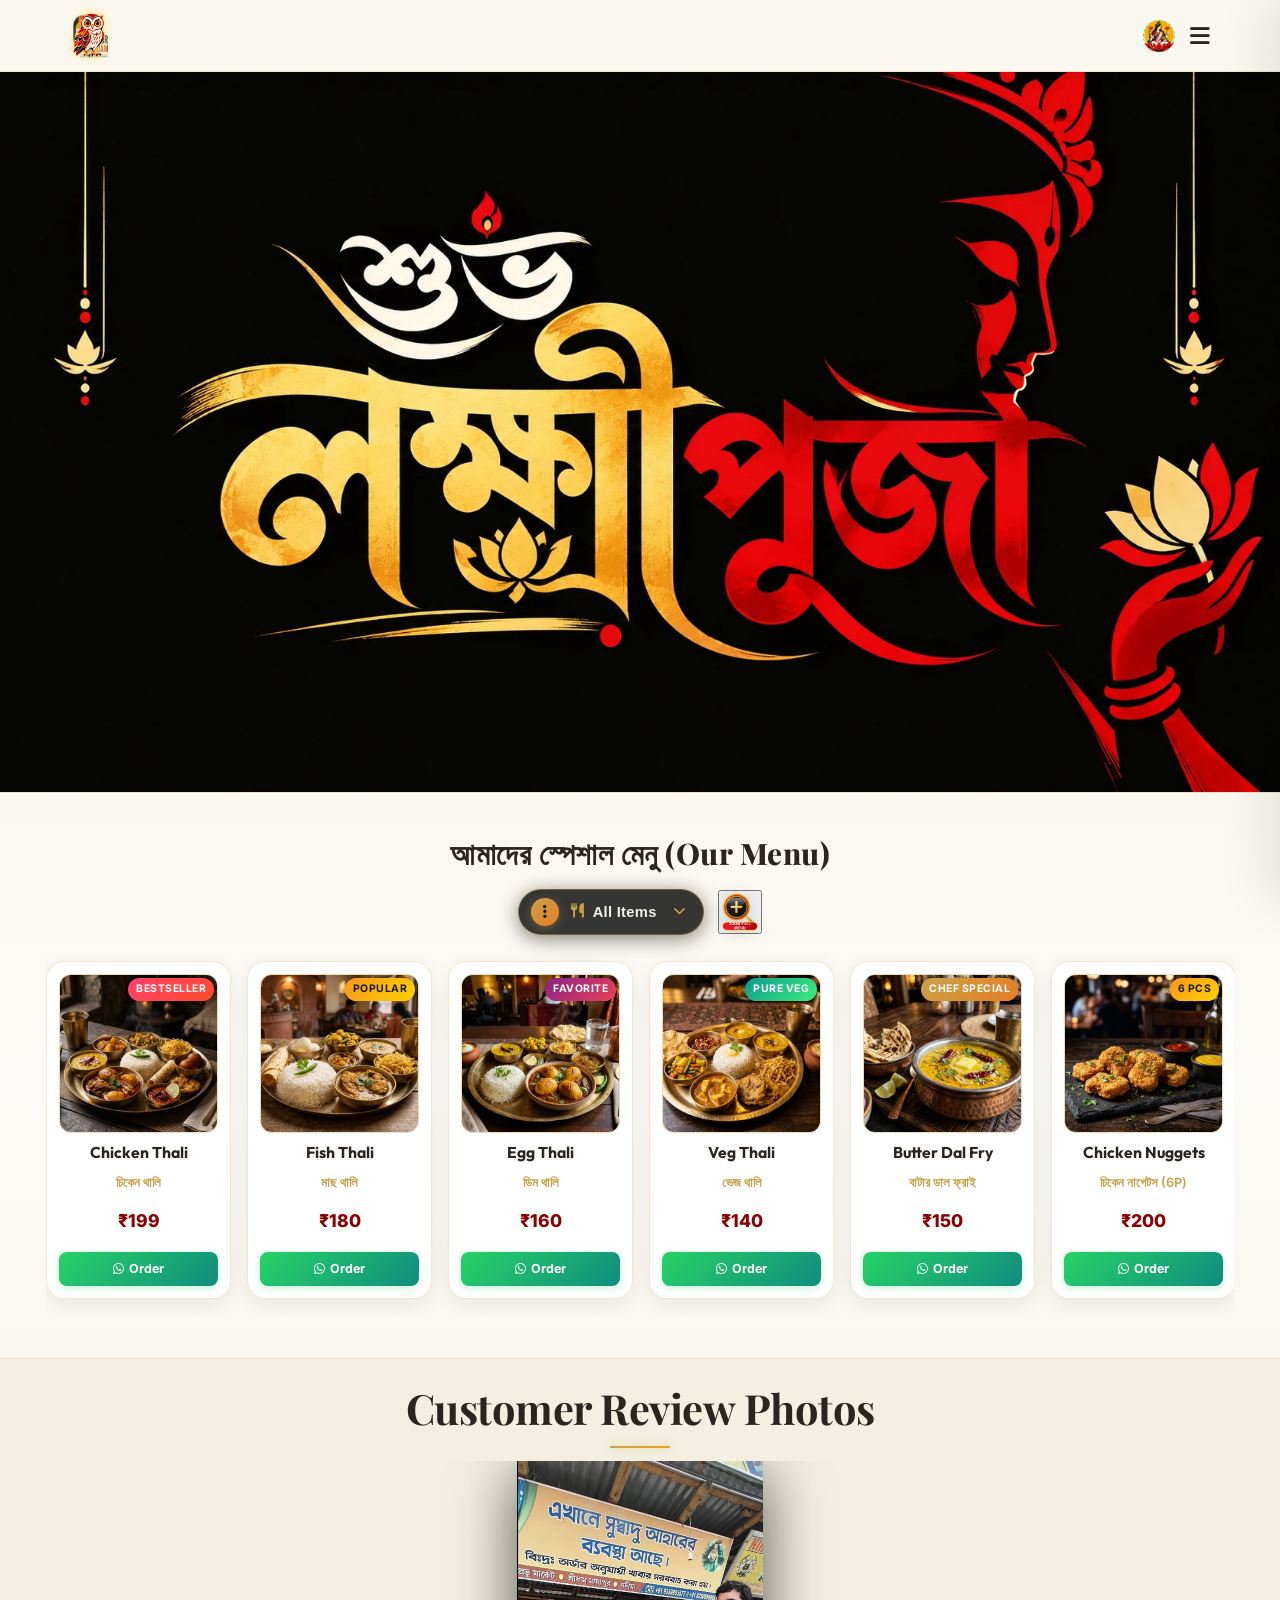
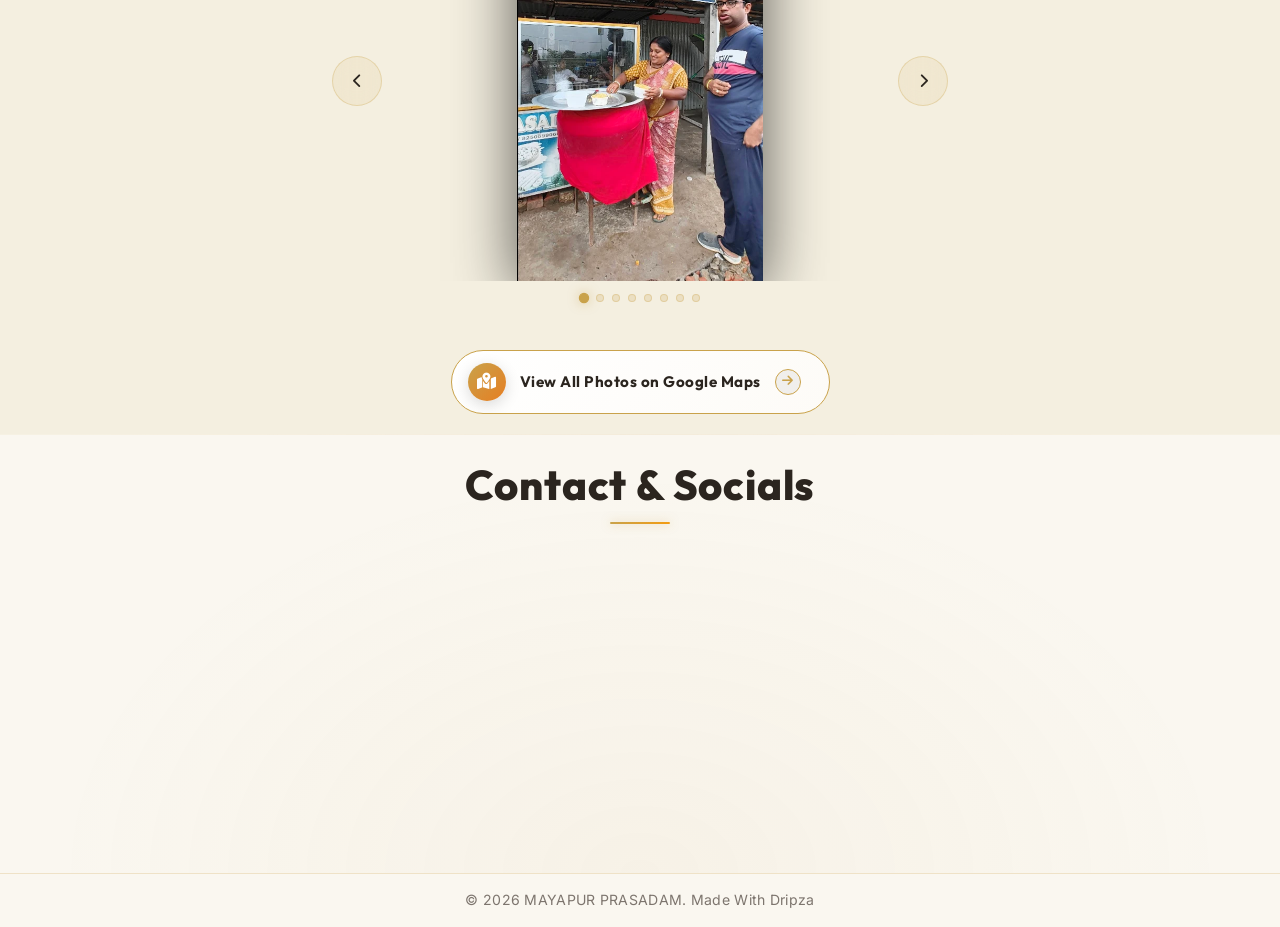
<file: index.html>
﻿<!DOCTYPE html>
<html lang="bn">
<head>
    <meta charset="UTF-8">
    <meta name="viewport" content="width=device-width, initial-scale=1.0">
    <title>MAYAPUR PRASADAM</title>
    <link rel="icon" type="image/webp" href="assets/mayapur_prasadam_logo.webp">
    <link href="https://fonts.googleapis.com/css2?family=Playfair+Display:wght@400;600;700;800&family=Outfit:wght@300;400;600;800&family=Inter:wght@300;400;500;600&display=swap" rel="stylesheet">
    <link rel="stylesheet" href="https://cdnjs.cloudflare.com/ajax/libs/font-awesome/6.4.0/css/all.min.css">
    <link rel="stylesheet" href="styles.css?v=1.3">
</head>
<body class="no-scroll">
    <!-- Preloader Screen -->
    <div id="preloader">
        <div class="preloader-content">
            <h1 class="preloader-title">Welcome to <br><span class="highlight">MAYAPUR PRASADAM</span></h1>
            <div class="preloader-loader">
                <div class="loader-bar"></div>
            </div>
        </div>
    </div>
    <!-- Navbar -->
    <nav class="navbar">
        <div class="logo-container">
            <img src="assets/mayapur_prasadam_logo.webp" alt="MAYAPUR PRASADAM Logo" class="logo-brand-img">
            <div class="logo-text-wrapper">
                <span class="animated-football-header" title="Mahalaya Special">
                    <img src="assets/lakshmi_puja_web_run_icon.webp" alt="Mahalaya Run Icon" style="object-fit: contain; filter: drop-shadow(0 0 5px rgba(255, 215, 0, 0.6));">
                </span>
                <span class="logo-text">MAYAPUR PRASADAM</span>
            </div>
        </div>
        <span class="rath-yatra-header-text">শুভ লক্ষ্মীপূজা</span>
        <ul class="nav-links">
            <li><a href="#home">Home</a></li>
            <li><a href="#menu">Menu</a></li>
            <li><a href="#reviews">Reviews</a></li>
            <li><a href="#contact">Contact</a></li>
        </ul>
        <div class="navbar-actions">
            <!-- Rakhi Purnima Button for Poster -->
            <button class="fifa-btn" id="open-promo-modal-direct-btn" title="Show Mahalaya Special Poster">
                <div class="fifa-container">
                    <div class="fifa-magic-ring"></div>
                    <img src="assets/lakshmi_puja_web_icon.webp" alt="Mahalaya Special" class="fifa-svg" style="object-fit: contain;">
                </div>
            </button>
            
            <div class="hamburger">
                <i class="fas fa-bars"></i>
            </div>
        </div>
    </nav>

    <!-- Hero Section -->
    <section id="home" class="hero">
        <div class="hero-bg banner-box">
            <img src="assets/lakshmi_puja_greeting_banner.webp" alt="Durga Puja Festival Banner" class="active">
            <img src="assets/banner_1.webp" alt="MAYAPUR PRASADAM Banner 1">
            <img src="assets/banner_2.webp" alt="MAYAPUR PRASADAM Banner 2">
            <img src="assets/banner_3.webp" alt="MAYAPUR PRASADAM Banner 3">
            <div class="overlay"></div>
        </div>
        <!-- Click/Hover Zones for Banner Control -->
        <div class="hero-nav-zone left-zone" title="Previous Image"></div>
        <div class="hero-nav-zone right-zone" title="Next Image"></div>
    </section>

                <!-- Digital Restaurant Menu Section -->
    <section id="menu" class="main-menu-section">
        <div class="menu-header-wrapper">
            <div class="menu-eyebrow-container">
                <span class="menu-eyebrow">আমাদের স্পেশাল মেনু (Our Menu)</span>
            </div>
        </div>

        <!-- Menu Category Filter Tabs -->
                <!-- Menu Category Filter Dropdown (Three-Dot Filter Menu) -->
        <!-- Menu Filter and Zoom Controls Row -->
        <div class="menu-filter-controls-row">
            <div class="menu-filter-dropdown-wrapper" id="main-menu-filter-dropdown-wrapper">
            <button type="button" class="menu-filter-dots-btn" id="main-menu-filter-dots-btn" aria-expanded="false" aria-haspopup="true" title="Filter Menu">
                <span class="three-dots-icon-box">
                    <i class="fas fa-ellipsis-v"></i>
                </span>
                <span class="current-filter-label" id="main-current-filter-label">
                    <i class="fas fa-utensils"></i>
                    <span>All Items</span>
                </span>
                <i class="fas fa-chevron-down filter-dropdown-arrow"></i>
            </button>

            <!-- Dropdown List of Category Filter Options -->
            <div class="menu-filter-dropdown-menu" id="main-menu-filter-dropdown-menu">
                <div class="menu-filter-dropdown-header">
                    <span><i class="fas fa-filter"></i> Filter Category</span>
                </div>
                <div class="menu-filter-dropdown-list">
                    <button type="button" class="menu-tab-btn active" data-category="all">
                        <span class="tab-btn-content">
                            <i class="fas fa-utensils tab-icon"></i>
                            <span class="tab-title">All Items</span>
                        </span>
                        <i class="fas fa-check active-indicator-icon"></i>
                    </button>
                    <button type="button" class="menu-tab-btn" data-category="thali">
                        <span class="tab-btn-content">
                            <i class="fas fa-bowl-rice tab-icon"></i>
                            <span class="tab-title">Bengali Thali</span>
                        </span>
                        <i class="fas fa-check active-indicator-icon"></i>
                    </button>
                    <button type="button" class="menu-tab-btn" data-category="snacks">
                        <span class="tab-btn-content">
                            <i class="fas fa-burger tab-icon"></i>
                            <span class="tab-title">Breakfast & Snacks</span>
                        </span>
                        <i class="fas fa-check active-indicator-icon"></i>
                    </button>
                    <button type="button" class="menu-tab-btn" data-category="beverages">
                        <span class="tab-btn-content">
                            <i class="fas fa-mug-hot tab-icon"></i>
                            <span class="tab-title">Tea & Coffee</span>
                        </span>
                        <i class="fas fa-check active-indicator-icon"></i>
                    </button>
                    <button type="button" class="menu-tab-btn" data-category="extras">
                        <span class="tab-btn-content">
                            <i class="fas fa-plate-wheat tab-icon"></i>
                            <span class="tab-title">Sides & Extras</span>
                        </span>
                        <i class="fas fa-check active-indicator-icon"></i>
                    </button>
                </div>
            </div>
        </div>

            <!-- Zoom Full Menu Button on Right Side of Filter -->
            <button type="button" class="menu-zoom-img-btn" id="open-full-menu-modal-btn" title="Open Complete Menu Card (সম্পূর্ণ মেনু)">
                    <img src="assets/zoom_full_menu_icon.webp" alt="Zoom Full Menu" class="zoom-full-menu-img">
                </button>
        </div>
        

        <!-- Menu Cards Horizontal Side-Scroll Wrapper -->
        <div class="main-menu-scroll-wrapper">
            <div class="main-menu-scroll-track" id="main-restaurant-menu-scroll">
                
                <!-- 1. Chicken Thali -->
                <div class="food-menu-card" data-category="thali">
                    <div class="food-card-badge bestseller">Bestseller</div>
                    <div class="food-card-img-box">
                        <img src="assets/menu_chicken_thali.webp" alt="Chicken Thali" loading="lazy">
                    </div>
                    <div class="food-card-body">
                        <h3 class="food-title">Chicken Thali</h3>
                        <span class="bengali-title">চিকেন থালি</span>
                        <span class="food-price">₹199</span>
                        <a href="https://wa.me/919339883577?text=Hi%20MAYAPUR%20PRASADAM,%20I%20want%20to%20order%20Chicken%20Thali%20(₹199)" target="_blank" class="food-order-btn">
                            <i class="fab fa-whatsapp"></i> Order
                        </a>
                    </div>
                </div>

                <!-- 2. Fish Thali -->
                <div class="food-menu-card" data-category="thali">
                    <div class="food-card-badge popular">Popular</div>
                    <div class="food-card-img-box">
                        <img src="assets/menu_fish_thali.webp" alt="Fish Thali" loading="lazy">
                    </div>
                    <div class="food-card-body">
                        <h3 class="food-title">Fish Thali</h3>
                        <span class="bengali-title">মাছ থালি</span>
                        <span class="food-price">₹180</span>
                        <a href="https://wa.me/919339883577?text=Hi%20MAYAPUR%20PRASADAM,%20I%20want%20to%20order%20Fish%20Thali%20(₹180)" target="_blank" class="food-order-btn">
                            <i class="fab fa-whatsapp"></i> Order
                        </a>
                    </div>
                </div>

                <!-- 3. Egg Thali -->
                <div class="food-menu-card" data-category="thali">
                    <div class="food-card-badge special">Favorite</div>
                    <div class="food-card-img-box">
                        <img src="assets/menu_egg_thali.webp" alt="Egg Thali" loading="lazy">
                    </div>
                    <div class="food-card-body">
                        <h3 class="food-title">Egg Thali</h3>
                        <span class="bengali-title">ডিম থালি</span>
                        <span class="food-price">₹160</span>
                        <a href="https://wa.me/919339883577?text=Hi%20MAYAPUR%20PRASADAM,%20I%20want%20to%20order%20Egg%20Thali%20(₹160)" target="_blank" class="food-order-btn">
                            <i class="fab fa-whatsapp"></i> Order
                        </a>
                    </div>
                </div>

                <!-- 4. Veg Thali -->
                <div class="food-menu-card" data-category="thali">
                    <div class="food-card-badge pure-veg">Pure Veg</div>
                    <div class="food-card-img-box">
                        <img src="assets/menu_veg_thali.webp" alt="Veg Thali" loading="lazy">
                    </div>
                    <div class="food-card-body">
                        <h3 class="food-title">Veg Thali</h3>
                        <span class="bengali-title">ভেজ থালি</span>
                        <span class="food-price">₹140</span>
                        <a href="https://wa.me/919339883577?text=Hi%20MAYAPUR%20PRASADAM,%20I%20want%20to%20order%20Veg%20Thali%20(₹140)" target="_blank" class="food-order-btn">
                            <i class="fab fa-whatsapp"></i> Order
                        </a>
                    </div>
                </div>

                <!-- 5. Butter Dal Fry -->
                <div class="food-menu-card" data-category="extras">
                    <div class="food-card-badge chef">Chef Special</div>
                    <div class="food-card-img-box">
                        <img src="assets/menu_butter_dal_fry.webp" alt="Butter Dal Fry" loading="lazy">
                    </div>
                    <div class="food-card-body">
                        <h3 class="food-title">Butter Dal Fry</h3>
                        <span class="bengali-title">বাটার ডাল ফ্রাই</span>
                        <span class="food-price">₹150</span>
                        <a href="https://wa.me/919339883577?text=Hi%20MAYAPUR%20PRASADAM,%20I%20want%20to%20order%20Butter%20Dal%20Fry%20(₹150)" target="_blank" class="food-order-btn">
                            <i class="fab fa-whatsapp"></i> Order
                        </a>
                    </div>
                </div>

                <!-- 6. Chicken Nuggets -->
                <div class="food-menu-card" data-category="snacks">
                    <div class="food-card-badge popular">6 Pcs</div>
                    <div class="food-card-img-box">
                        <img src="assets/menu_chicken_nuggets.webp" alt="Chicken Nuggets" loading="lazy">
                    </div>
                    <div class="food-card-body">
                        <h3 class="food-title">Chicken Nuggets</h3>
                        <span class="bengali-title">চিকেন নাগেটস (6P)</span>
                        <span class="food-price">₹200</span>
                        <a href="https://wa.me/919339883577?text=Hi%20MAYAPUR%20PRASADAM,%20I%20want%20to%20order%20Chicken%20Nuggets%20(₹200)" target="_blank" class="food-order-btn">
                            <i class="fab fa-whatsapp"></i> Order
                        </a>
                    </div>
                </div>

                <!-- 7. Aloo Tikki -->
                <div class="food-menu-card" data-category="snacks">
                    <div class="food-card-badge pure-veg">Big Size</div>
                    <div class="food-card-img-box">
                        <img src="assets/menu_aloo_tikki.webp" alt="Aloo Tikki Big Size" loading="lazy">
                    </div>
                    <div class="food-card-body">
                        <h3 class="food-title">Aloo Tikki 6P</h3>
                        <span class="bengali-title">আলু টিক্কি (6P)</span>
                        <span class="food-price">₹180</span>
                        <a href="https://wa.me/919339883577?text=Hi%20MAYAPUR%20PRASADAM,%20I%20want%20to%20order%20Aloo%20Tikki%20(₹180)" target="_blank" class="food-order-btn">
                            <i class="fab fa-whatsapp"></i> Order
                        </a>
                    </div>
                </div>

                <!-- 8. Egg Maggie -->
                <div class="food-menu-card" data-category="snacks">
                    <div class="food-card-badge popular">Hot</div>
                    <div class="food-card-img-box">
                        <img src="assets/menu_egg_maggie.webp" alt="Egg Maggie" loading="lazy">
                    </div>
                    <div class="food-card-body">
                        <h3 class="food-title">Egg Maggie</h3>
                        <span class="bengali-title">এগ ম্যাগি</span>
                        <span class="food-price">₹80</span>
                        <a href="https://wa.me/919339883577?text=Hi%20MAYAPUR%20PRASADAM,%20I%20want%20to%20order%20Egg%20Maggie%20(₹80)" target="_blank" class="food-order-btn">
                            <i class="fab fa-whatsapp"></i> Order
                        </a>
                    </div>
                </div>

                <!-- 9. Veg Maggie -->
                <div class="food-menu-card" data-category="snacks">
                    <div class="food-card-badge pure-veg">Veg</div>
                    <div class="food-card-img-box">
                        <img src="assets/menu_egg_maggie.webp" alt="Veg Maggie" loading="lazy">
                    </div>
                    <div class="food-card-body">
                        <h3 class="food-title">Veg Maggie</h3>
                        <span class="bengali-title">ভেজ ম্যাগি</span>
                        <span class="food-price">₹60</span>
                        <a href="https://wa.me/919339883577?text=Hi%20MAYAPUR%20PRASADAM,%20I%20want%20to%20order%20Veg%20Maggie%20(₹60)" target="_blank" class="food-order-btn">
                            <i class="fab fa-whatsapp"></i> Order
                        </a>
                    </div>
                </div>

                <!-- 10. Bread Omelette -->
                <div class="food-menu-card" data-category="snacks">
                    <div class="food-card-badge special">Breakfast</div>
                    <div class="food-card-img-box">
                        <img src="assets/menu6.webp" alt="Bread Omelette Jam Butter" loading="lazy">
                    </div>
                    <div class="food-card-body">
                        <h3 class="food-title">Bread Omelette</h3>
                        <span class="bengali-title">ব্রেড ওমলেট / জ্যাম</span>
                        <span class="food-price">₹60</span>
                        <a href="https://wa.me/919339883577?text=Hi%20MAYAPUR%20PRASADAM,%20I%20want%20to%20order%20Bread%20Omelette%20(₹60)" target="_blank" class="food-order-btn">
                            <i class="fab fa-whatsapp"></i> Order
                        </a>
                    </div>
                </div>

                <!-- 11. Chai & Coffee -->
                <div class="food-menu-card" data-category="beverages">
                    <div class="food-card-badge special">Hot</div>
                    <div class="food-card-img-box">
                        <img src="assets/menu_tea_coffee.webp" alt="Coffee" loading="lazy">
                    </div>
                    <div class="food-card-body">
                        <h3 class="food-title">Milk / Black Coffee</h3>
                        <span class="bengali-title">কফি (Min 2 Cup)</span>
                        <span class="food-price">₹50</span>
                        <a href="https://wa.me/919339883577?text=Hi%20MAYAPUR%20PRASADAM,%20I%20want%20to%20order%20Coffee" target="_blank" class="food-order-btn">
                            <i class="fab fa-whatsapp"></i> Order
                        </a>
                    </div>
                </div>

                <!-- 12. Milk / Black Tea -->
                <div class="food-menu-card" data-category="beverages">
                    <div class="food-card-badge bestseller">Chai</div>
                    <div class="food-card-img-box">
                        <img src="assets/menu_tea_coffee.webp" alt="Tea" loading="lazy">
                    </div>
                    <div class="food-card-body">
                        <h3 class="food-title">Black / Milk Tea</h3>
                        <span class="bengali-title">চা (Min 2 Cup)</span>
                        <span class="food-price">₹25</span>
                        <a href="https://wa.me/919339883577?text=Hi%20MAYAPUR%20PRASADAM,%20I%20want%20to%20order%20Tea" target="_blank" class="food-order-btn">
                            <i class="fab fa-whatsapp"></i> Order
                        </a>
                    </div>
                </div>

                <!-- 13. Green Tea -->
                <div class="food-menu-card" data-category="beverages">
                    <div class="food-card-badge pure-veg">Healthy</div>
                    <div class="food-card-img-box">
                        <img src="assets/menu_tea_coffee.webp" alt="Green Tea" loading="lazy">
                    </div>
                    <div class="food-card-body">
                        <h3 class="food-title">Green Tea</h3>
                        <span class="bengali-title">গ্রিন টি (Min 2 Cup)</span>
                        <span class="food-price">₹40</span>
                        <a href="https://wa.me/919339883577?text=Hi%20MAYAPUR%20PRASADAM,%20I%20want%20to%20order%20Green%20Tea" target="_blank" class="food-order-btn">
                            <i class="fab fa-whatsapp"></i> Order
                        </a>
                    </div>
                </div>

                <!-- 14. Extra Chicken 4P -->
                <div class="food-menu-card" data-category="extras">
                    <div class="food-card-badge popular">4 Pcs</div>
                    <div class="food-card-img-box">
                        <img src="assets/menu_chicken_thali.webp" alt="Extra Chicken" loading="lazy">
                    </div>
                    <div class="food-card-body">
                        <h3 class="food-title">Extra Chicken (4P)</h3>
                        <span class="bengali-title">চিকেন কারি (4P)</span>
                        <span class="food-price">₹180</span>
                        <a href="https://wa.me/919339883577?text=Hi%20MAYAPUR%20PRASADAM,%20I%20want%20to%20order%20Extra%20Chicken%204P%20(₹180)" target="_blank" class="food-order-btn">
                            <i class="fab fa-whatsapp"></i> Order
                        </a>
                    </div>
                </div>

                <!-- 15. Extra Mutton 1P -->
                <div class="food-menu-card" data-category="extras">
                    <div class="food-card-badge special">Special</div>
                    <div class="food-card-img-box">
                        <img src="assets/menu3.webp" alt="Extra Mutton" loading="lazy">
                    </div>
                    <div class="food-card-body">
                        <h3 class="food-title">Extra Mutton (1P)</h3>
                        <span class="bengali-title">মটন (স্পেশাল অর্ডার)</span>
                        <span class="food-price">₹80</span>
                        <a href="https://wa.me/919339883577?text=Hi%20MAYAPUR%20PRASADAM,%20I%20want%20to%20order%20Extra%20Mutton%20(₹80)" target="_blank" class="food-order-btn">
                            <i class="fab fa-whatsapp"></i> Order
                        </a>
                    </div>
                </div>

                <!-- 16. Extra Fish 1P -->
                <div class="food-menu-card" data-category="extras">
                    <div class="food-card-badge popular">1 Pc</div>
                    <div class="food-card-img-box">
                        <img src="assets/menu_fish_thali.webp" alt="Extra Fish" loading="lazy">
                    </div>
                    <div class="food-card-body">
                        <h3 class="food-title">Extra Fish (1P)</h3>
                        <span class="bengali-title">মাছ ১ পিস</span>
                        <span class="food-price">₹80</span>
                        <a href="https://wa.me/919339883577?text=Hi%20MAYAPUR%20PRASADAM,%20I%20want%20to%20order%20Extra%20Fish%20(₹80)" target="_blank" class="food-order-btn">
                            <i class="fab fa-whatsapp"></i> Order
                        </a>
                    </div>
                </div>

                <!-- 17. Green Salad -->
                <div class="food-menu-card" data-category="extras">
                    <div class="food-card-badge pure-veg">Fresh</div>
                    <div class="food-card-img-box">
                        <img src="assets/menu_veg_thali.webp" alt="Green Salad" loading="lazy">
                    </div>
                    <div class="food-card-body">
                        <h3 class="food-title">Green Salad</h3>
                        <span class="bengali-title">গ্রিন স্যালাড</span>
                        <span class="food-price">₹100</span>
                        <a href="https://wa.me/919339883577?text=Hi%20MAYAPUR%20PRASADAM,%20I%20want%20to%20order%20Green%20Salad%20(₹100)" target="_blank" class="food-order-btn">
                            <i class="fab fa-whatsapp"></i> Order
                        </a>
                    </div>
                </div>

                <!-- 18. Extra Egg (2P) -->
                <div class="food-menu-card" data-category="extras">
                    <div class="food-card-badge special">2 Pcs</div>
                    <div class="food-card-img-box">
                        <img src="assets/menu_egg_thali.webp" alt="Extra Egg 2P" loading="lazy">
                    </div>
                    <div class="food-card-body">
                        <h3 class="food-title">Extra Egg (2P)</h3>
                        <span class="bengali-title">ডিম (২ পিস)</span>
                        <span class="food-price">₹50</span>
                        <a href="https://wa.me/919339883577?text=Hi%20MAYAPUR%20PRASADAM,%20I%20want%20to%20order%20Extra%20Egg%202P%20(₹50)" target="_blank" class="food-order-btn">
                            <i class="fab fa-whatsapp"></i> Order
                        </a>
                    </div>
                </div>

                <!-- 19. Extra Rice -->
                <div class="food-menu-card" data-category="extras">
                    <div class="food-card-badge popular">1 Plate</div>
                    <div class="food-card-img-box">
                        <img src="assets/menu_veg_thali.webp" alt="Extra Rice" loading="lazy">
                    </div>
                    <div class="food-card-body">
                        <h3 class="food-title">Extra Rice</h3>
                        <span class="bengali-title">এক্সট্রা ভাত</span>
                        <span class="food-price">₹50</span>
                        <a href="https://wa.me/919339883577?text=Hi%20MAYAPUR%20PRASADAM,%20I%20want%20to%20order%20Extra%20Rice%20(₹50)" target="_blank" class="food-order-btn">
                            <i class="fab fa-whatsapp"></i> Order
                        </a>
                    </div>
                </div>

                <!-- 20. Extra Misti / Papad / Roti -->
                <div class="food-menu-card" data-category="extras">
                    <div class="food-card-badge pure-veg">Per Pc</div>
                    <div class="food-card-img-box">
                        <img src="assets/menu2.webp" alt="Extra Misti Papad Roti" loading="lazy">
                    </div>
                    <div class="food-card-body">
                        <h3 class="food-title">Extra Misti / Papad / Roti</h3>
                        <span class="bengali-title">মিষ্টি / পাঁপড় / রুটি</span>
                        <span class="food-price">₹10</span>
                        <a href="https://wa.me/919339883577?text=Hi%20MAYAPUR%20PRASADAM,%20I%20want%20to%20order%20Extra%20Misti%20Papad%20Roti%20(₹10)" target="_blank" class="food-order-btn">
                            <i class="fab fa-whatsapp"></i> Order
                        </a>
                    </div>
                </div>

                <!-- 21. Extra Sabji / Dal / Vaji -->
                <div class="food-menu-card" data-category="extras">
                    <div class="food-card-badge pure-veg">Side Bowl</div>
                    <div class="food-card-img-box">
                        <img src="assets/menu_butter_dal_fry.webp" alt="Extra Sabji Dal Vaji" loading="lazy">
                    </div>
                    <div class="food-card-body">
                        <h3 class="food-title">Extra Sabji / Dal / Vaji</h3>
                        <span class="bengali-title">সবজি / ডাল / ভাজি</span>
                        <span class="food-price">₹30</span>
                        <a href="https://wa.me/919339883577?text=Hi%20MAYAPUR%20PRASADAM,%20I%20want%20to%20order%20Extra%20Sabji%20Dal%20Vaji%20(₹30)" target="_blank" class="food-order-btn">
                            <i class="fab fa-whatsapp"></i> Order
                        </a>
                    </div>
                </div>

                <!-- 18. Water Bottle -->
                <div class="food-menu-card" data-category="beverages">
                    <div class="food-card-badge pure-veg">Mineral</div>
                    <div class="food-card-img-box">
                        <img src="assets/menu5.webp" alt="Water Bottle" loading="lazy">
                    </div>
                    <div class="food-card-body">
                        <h3 class="food-title">Water Bottle</h3>
                        <span class="bengali-title">জল 1L / 2L</span>
                        <span class="food-price">₹20 / ₹30</span>
                        <a href="https://wa.me/919339883577?text=Hi%20MAYAPUR%20PRASADAM,%20I%20want%20to%20order%20Water%20Bottle" target="_blank" class="food-order-btn">
                            <i class="fab fa-whatsapp"></i> Order
                        </a>
                    </div>
                </div>

            </div>
        </div>
    </section>

    <!-- Reviews Section (Photo Gallery) -->
    <section id="reviews" class="reviews-section">
        <h2 class="section-title">Customer Review Photos</h2>
        <div class="reviews-slider-container">
            <div class="reviews-slider">
                <div class="review-slide active">
                    <img src="assets/review_1.webp" alt="Customer Review 1">
                </div>
                <div class="review-slide">
                    <img src="assets/review_2.webp" alt="Customer Review 2">
                </div>
                <div class="review-slide">
                    <img src="assets/review_3.webp" alt="Customer Review 3">
                </div>
                <div class="review-slide">
                    <img src="assets/review_4.webp" alt="Customer Review 4">
                </div>
                <div class="review-slide">
                    <img src="assets/review_5.webp" alt="Customer Review 5">
                </div>
                <div class="review-slide">
                    <img src="assets/review_6.webp" alt="Customer Review 6">
                </div>
                <div class="review-slide">
                    <img src="assets/review_7.webp" alt="Customer Review 7">
                </div>
                <div class="review-slide">
                    <img src="assets/review_8.webp" alt="Customer Review 8">
                </div>
            </div>
            
            <!-- Slider Controls -->
            <button class="slider-btn prev-btn"><i class="fas fa-chevron-left"></i></button>
            <button class="slider-btn next-btn"><i class="fas fa-chevron-right"></i></button>
            
            <!-- Slider Dots -->
            <div class="slider-dots">
                <span class="dot active" data-index="0"></span>
                <span class="dot" data-index="1"></span>
                <span class="dot" data-index="2"></span>
                <span class="dot" data-index="3"></span>
                <span class="dot" data-index="4"></span>
                <span class="dot" data-index="5"></span>
                <span class="dot" data-index="6"></span>
                <span class="dot" data-index="7"></span>
            </div>
        </div>
        <div style="text-align: center; margin-top: 3rem;">
            <div class="reviews-cta-wrapper">
            <a href="https://maps.app.goo.gl/PzBikhAsp81PpjKF9" target="_blank" class="modern-maps-btn" title="Open Google Maps Gallery">
                <span class="maps-icon-badge"><i class="fas fa-map-marked-alt"></i></span>
                <span class="maps-btn-text">View All Photos on Google Maps</span>
                <span class="maps-arrow-circle"><i class="fas fa-arrow-right"></i></span>
            </a>
        </div>
        </div>
    </section>

    <!-- Contact & Footer -->
    <section id="contact" class="contact-section">
        <h2 class="section-title">Contact & Socials</h2>
        <div class="contact-container glassmorphism">
            <div class="contact-info">
                <h2>Visit Us</h2>
                <div class="info-item">
                    <a href="https://maps.app.goo.gl/gz1viaHUu6D8DrDT7" target="_blank" style="color: inherit; text-decoration: none; display: flex; align-items: center; gap: 15px;">
                        <i class="fas fa-map-marker-alt"></i>
                        <p>Mahaprabhu Market Sree, Bhaktisiddhanta Saraswati Marg, Mayapur, West Bengal 741313</p>
                    </a>
                </div>
                <div class="info-item">
                    <i class="fas fa-phone-alt"></i>
                    <p>+91 9339883577</p>
                </div>
                <div class="info-item">
                    <i class="fas fa-envelope"></i>
                    <p>hello@mayapurprasadam.com</p>
                </div>
            </div>
            <div class="social-links">
                <h2>Follow Us</h2>
                <div class="social-icons">
                    <a href="#" class="social-icon"><i class="fab fa-instagram"></i></a>
                    <a href="#" class="social-icon"><i class="fab fa-facebook-f"></i></a>
                    <a href="#" class="social-icon"><i class="fab fa-youtube"></i></a>
                    <a href="https://wa.me/919339883577" target="_blank" class="social-icon"><i class="fab fa-whatsapp"></i></a>
                    <a href="https://maps.app.goo.gl/gz1viaHUu6D8DrDT7" target="_blank" class="social-icon"><i class="fas fa-map-marker-alt"></i></a>
                </div>
            </div>
        </div>
    </section>

    <footer>
        <p>&copy; 2026 MAYAPUR PRASADAM. Made With Dripza</p>
    </footer>



    <!-- Full Menu Interactive Modal -->
    <div class="full-menu-modal" id="full-menu-modal" aria-hidden="true">
        <div class="full-menu-modal-overlay" id="full-menu-modal-overlay"></div>
        <div class="full-menu-modal-container">
            <!-- Modal Sticky Top Header Container (Header + Hero Title + Search + Category Tabs) -->
            <div class="full-menu-modal-top-section">
                <!-- Modal Header -->
                <div class="full-menu-modal-header">
                    <div class="full-menu-modal-header-left">
                        <button class="menu-modal-close-btn" id="close-full-menu-modal-btn" aria-label="Close Full Menu">
                            <i class="fas fa-arrow-left"></i> <span>Back</span>
                        </button>
                        <div class="full-menu-modal-title">
                            MAYAPUR PRASADAM
                        </div>
                    </div>
                    <div class="full-menu-modal-header-right">
                        <a href="#modal-order-timings" class="menu-modal-timing-btn" id="modal-timing-btn" title="Order Timings">
                            <i class="fas fa-clock"></i> <span>Timings</span>
                        </a>
                        <a href="tel:919339883577" class="menu-modal-call-btn">
                            <i class="fas fa-phone-alt"></i> <span>919339883577</span>
                        </a>
                        <button class="menu-modal-close-icon-btn" id="close-full-menu-icon-btn" aria-label="Close">
                            <i class="fas fa-times"></i>
                        </button>
                    </div>
                </div>

                <!-- Modal Hero Header -->
                <div class="full-menu-hero">
                    <h1>Complete Menu Card <span class="bengali-heading">আমাদের সম্পূর্ণ ডিজিটাল মেনু</span></h1>
                </div>

                <!-- Search Bar & Category Filter Tabs -->
                <div class="menu-control-bar">
                    

                    <!-- Modal Category Filter Dropdown (Three-Dot Filter Menu) -->
                    <div class="menu-filter-dropdown-wrapper" id="modal-menu-filter-dropdown-wrapper">
            <button type="button" class="menu-filter-dots-btn" id="modal-menu-filter-dots-btn" aria-expanded="false" aria-haspopup="true" title="Filter Menu">
                <span class="three-dots-icon-box">
                    <i class="fas fa-ellipsis-v"></i>
                </span>
                <span class="current-filter-label" id="modal-current-filter-label">
                    <i class="fas fa-utensils"></i>
                    <span>All Items</span>
                </span>
                <i class="fas fa-chevron-down filter-dropdown-arrow"></i>
            </button>

            <!-- Dropdown List of Category Filter Options -->
            <div class="menu-filter-dropdown-menu" id="modal-menu-filter-dropdown-menu">
                <div class="menu-filter-dropdown-header">
                    <span><i class="fas fa-filter"></i> Filter Category</span>
                </div>
                <div class="menu-filter-dropdown-list">
                    <button type="button" class="menu-tab-btn active" data-category="all">
                        <span class="tab-btn-content">
                            <i class="fas fa-utensils tab-icon"></i>
                            <span class="tab-title">All Items</span>
                        </span>
                        <i class="fas fa-check active-indicator-icon"></i>
                    </button>
                    <button type="button" class="menu-tab-btn" data-category="thali">
                        <span class="tab-btn-content">
                            <i class="fas fa-bowl-rice tab-icon"></i>
                            <span class="tab-title">Bengali Thali</span>
                        </span>
                        <i class="fas fa-check active-indicator-icon"></i>
                    </button>
                    <button type="button" class="menu-tab-btn" data-category="snacks">
                        <span class="tab-btn-content">
                            <i class="fas fa-burger tab-icon"></i>
                            <span class="tab-title">Breakfast & Snacks</span>
                        </span>
                        <i class="fas fa-check active-indicator-icon"></i>
                    </button>
                    <button type="button" class="menu-tab-btn" data-category="beverages">
                        <span class="tab-btn-content">
                            <i class="fas fa-mug-hot tab-icon"></i>
                            <span class="tab-title">Tea & Coffee</span>
                        </span>
                        <i class="fas fa-check active-indicator-icon"></i>
                    </button>
                    <button type="button" class="menu-tab-btn" data-category="extras">
                        <span class="tab-btn-content">
                            <i class="fas fa-plate-wheat tab-icon"></i>
                            <span class="tab-title">Sides & Extras</span>
                        </span>
                        <i class="fas fa-check active-indicator-icon"></i>
                    </button>
                </div>
            </div>
                </div>

                    <div class="search-box-wrapper">
                        <i class="fas fa-search"></i>
                        <input type="text" id="modal-menu-search-input" placeholder="খাবারের নাম লিখে খুঁজুন (Search dishes...)" autocomplete="off" enterkeyhint="search">
                        <button type="button" id="modal-menu-search-clear" class="search-clear-btn" aria-label="Clear search" title="à¦®à§à¦›à§‡ à¦«à§‡à¦²à§à¦¨ (Clear)">
                            <i class="fas fa-times"></i>
                        </button>
                    </div>
            </div>
            </div>

            <div class="full-menu-modal-body">
                <!-- Complete Menu Card Grid -->
                <div class="compact-menu-grid-container">
                    <div class="compact-grid" id="modal-full-menu-grid">

                        <!-- 1. Chicken Thali -->
                        <div class="food-menu-card" data-category="thali" data-keywords="chicken thali murgi murgir mangsho rice dal sabji thali">
                            <div class="food-card-badge bestseller">Bestseller</div>
                            <div class="food-card-img-box">
                                <img src="assets/menu_chicken_thali.webp" alt="Chicken Thali" loading="lazy">
                            </div>
                            <div class="food-card-body">
                                <h3 class="food-title">Chicken Thali</h3>
                                <span class="bengali-title">চিকেন থালি</span>
                                <span class="food-price">₹199</span>
                                <a href="https://wa.me/919339883577?text=Hi%20MAYAPUR%20PRASADAM,%20I%20want%20to%20order%20Chicken%20Thali%20(₹199)" target="_blank" class="food-order-btn">
                                    <i class="fab fa-whatsapp"></i> Order
                                </a>
                            </div>
                        </div>

                        <!-- 2. Fish Thali -->
                        <div class="food-menu-card" data-category="thali" data-keywords="fish thali macher thali mach jhol rui katla rice dal thali">
                            <div class="food-card-badge popular">Popular</div>
                            <div class="food-card-img-box">
                                <img src="assets/menu_fish_thali.webp" alt="Fish Thali" loading="lazy">
                            </div>
                            <div class="food-card-body">
                                <h3 class="food-title">Fish Thali</h3>
                                <span class="bengali-title">মাছ থালি</span>
                                <span class="food-price">₹180</span>
                                <a href="https://wa.me/919339883577?text=Hi%20MAYAPUR%20PRASADAM,%20I%20want%20to%20order%20Fish%20Thali%20(₹180)" target="_blank" class="food-order-btn">
                                    <i class="fab fa-whatsapp"></i> Order
                                </a>
                            </div>
                        </div>

                        <!-- 3. Egg Thali -->
                        <div class="food-menu-card" data-category="thali" data-keywords="egg thali dimer thali dim kosha rice dal thali">
                            <div class="food-card-badge special">Favorite</div>
                            <div class="food-card-img-box">
                                <img src="assets/menu_egg_thali.webp" alt="Egg Thali" loading="lazy">
                            </div>
                            <div class="food-card-body">
                                <h3 class="food-title">Egg Thali</h3>
                                <span class="bengali-title">ডিম থালি</span>
                                <span class="food-price">₹160</span>
                                <a href="https://wa.me/919339883577?text=Hi%20MAYAPUR%20PRASADAM,%20I%20want%20to%20order%20Egg%20Thali%20(₹160)" target="_blank" class="food-order-btn">
                                    <i class="fab fa-whatsapp"></i> Order
                                </a>
                            </div>
                        </div>

                        <!-- 4. Veg Thali -->
                        <div class="food-menu-card" data-category="thali" data-keywords="veg thali niramish thali paneer dal sabji rice mishti doi">
                            <div class="food-card-badge pure-veg">Pure Veg</div>
                            <div class="food-card-img-box">
                                <img src="assets/menu_veg_thali.webp" alt="Veg Thali" loading="lazy">
                            </div>
                            <div class="food-card-body">
                                <h3 class="food-title">Veg Thali</h3>
                                <span class="bengali-title">ভেজ থালি</span>
                                <span class="food-price">₹140</span>
                                <a href="https://wa.me/919339883577?text=Hi%20MAYAPUR%20PRASADAM,%20I%20want%20to%20order%20Veg%20Thali%20(₹140)" target="_blank" class="food-order-btn">
                                    <i class="fab fa-whatsapp"></i> Order
                                </a>
                            </div>
                        </div>

                        <!-- 5. Butter Dal Fry -->
                        <div class="food-menu-card" data-category="extras" data-keywords="butter dal fry yellow dal tadka veg">
                            <div class="food-card-badge chef">Chef Special</div>
                            <div class="food-card-img-box">
                                <img src="assets/menu_butter_dal_fry.webp" alt="Butter Dal Fry" loading="lazy">
                            </div>
                            <div class="food-card-body">
                                <h3 class="food-title">Butter Dal Fry</h3>
                                <span class="bengali-title">বাটার ডাল ফ্রাই</span>
                                <span class="food-price">₹150</span>
                                <a href="https://wa.me/919339883577?text=Hi%20MAYAPUR%20PRASADAM,%20I%20want%20to%20order%20Butter%20Dal%20Fry%20(₹150)" target="_blank" class="food-order-btn">
                                    <i class="fab fa-whatsapp"></i> Order
                                </a>
                            </div>
                        </div>

                        <!-- 6. Chicken Nuggets (6P) -->
                        <div class="food-menu-card" data-category="snacks" data-keywords="chicken nuggets 6p fried snacks non-veg">
                            <div class="food-card-badge popular">6 Pcs</div>
                            <div class="food-card-img-box">
                                <img src="assets/menu_chicken_nuggets.webp" alt="Chicken Nuggets" loading="lazy">
                            </div>
                            <div class="food-card-body">
                                <h3 class="food-title">Chicken Nuggets</h3>
                                <span class="bengali-title">চিকেন নাগেটস (6P)</span>
                                <span class="food-price">₹200</span>
                                <a href="https://wa.me/919339883577?text=Hi%20MAYAPUR%20PRASADAM,%20I%20want%20to%20order%20Chicken%20Nuggets%20(₹200)" target="_blank" class="food-order-btn">
                                    <i class="fab fa-whatsapp"></i> Order
                                </a>
                            </div>
                        </div>

                        <!-- 7. Aloo Tikki Big Size (6P) -->
                        <div class="food-menu-card" data-category="snacks" data-keywords="aloo tikki potato cutlet snacks big size veg">
                            <div class="food-card-badge pure-veg">Big Size</div>
                            <div class="food-card-img-box">
                                <img src="assets/menu_aloo_tikki.webp" alt="Aloo Tikki Big Size" loading="lazy">
                            </div>
                            <div class="food-card-body">
                                <h3 class="food-title">Aloo Tikki 6P</h3>
                                <span class="bengali-title">আলু টিক্কি (6P)</span>
                                <span class="food-price">₹180</span>
                                <a href="https://wa.me/919339883577?text=Hi%20MAYAPUR%20PRASADAM,%20I%20want%20to%20order%20Aloo%20Tikki%20(₹180)" target="_blank" class="food-order-btn">
                                    <i class="fab fa-whatsapp"></i> Order
                                </a>
                            </div>
                        </div>

                        <!-- 8. Egg Maggie -->
                        <div class="food-menu-card" data-category="snacks" data-keywords="egg maggie noodles masala snacks">
                            <div class="food-card-badge popular">Hot</div>
                            <div class="food-card-img-box">
                                <img src="assets/menu_egg_maggie.webp" alt="Egg Maggie" loading="lazy">
                            </div>
                            <div class="food-card-body">
                                <h3 class="food-title">Egg Maggie</h3>
                                <span class="bengali-title">এগ ম্যাগি</span>
                                <span class="food-price">₹80</span>
                                <a href="https://wa.me/919339883577?text=Hi%20MAYAPUR%20PRASADAM,%20I%20want%20to%20order%20Egg%20Maggie%20(₹80)" target="_blank" class="food-order-btn">
                                    <i class="fab fa-whatsapp"></i> Order
                                </a>
                            </div>
                        </div>

                        <!-- 9. Veg Maggie -->
                        <div class="food-menu-card" data-category="snacks" data-keywords="veg maggie masala noodles snacks vegetarian">
                            <div class="food-card-badge pure-veg">Veg</div>
                            <div class="food-card-img-box">
                                <img src="assets/menu_egg_maggie.webp" alt="Veg Maggie" loading="lazy">
                            </div>
                            <div class="food-card-body">
                                <h3 class="food-title">Veg Maggie</h3>
                                <span class="bengali-title">ভেজ ম্যাগি</span>
                                <span class="food-price">₹60</span>
                                <a href="https://wa.me/919339883577?text=Hi%20MAYAPUR%20PRASADAM,%20I%20want%20to%20order%20Veg%20Maggie%20(₹60)" target="_blank" class="food-order-btn">
                                    <i class="fab fa-whatsapp"></i> Order
                                </a>
                            </div>
                        </div>

                        <!-- 10. Bread Omelette / Jam / Butter -->
                        <div class="food-menu-card" data-category="snacks" data-keywords="bread omelette jam butter breakfast toast egg">
                            <div class="food-card-badge special">Breakfast</div>
                            <div class="food-card-img-box">
                                <img src="assets/menu6.webp" alt="Bread Omelette Jam Butter" loading="lazy">
                            </div>
                            <div class="food-card-body">
                                <h3 class="food-title">Bread Omelette</h3>
                                <span class="bengali-title">ব্রেড ওমলেট / জ্যাম</span>
                                <span class="food-price">₹60</span>
                                <a href="https://wa.me/919339883577?text=Hi%20MAYAPUR%20PRASADAM,%20I%20want%20to%20order%20Bread%20Omelette%20(₹60)" target="_blank" class="food-order-btn">
                                    <i class="fab fa-whatsapp"></i> Order
                                </a>
                            </div>
                        </div>

                        <!-- 11. Milk / Black Coffee -->
                        <div class="food-menu-card" data-category="beverages" data-keywords="coffee milk coffee black coffee hot drink beverages espresso">
                            <div class="food-card-badge special">Hot</div>
                            <div class="food-card-img-box">
                                <img src="assets/menu_tea_coffee.webp" alt="Milk and Black Coffee" loading="lazy">
                            </div>
                            <div class="food-card-body">
                                <h3 class="food-title">Milk / Black Coffee</h3>
                                <span class="bengali-title">কফি (Min 2 Cup)</span>
                                <span class="food-price">₹50</span>
                                <a href="https://wa.me/919339883577?text=Hi%20MAYAPUR%20PRASADAM,%20I%20want%20to%20order%20Coffee" target="_blank" class="food-order-btn">
                                    <i class="fab fa-whatsapp"></i> Order
                                </a>
                            </div>
                        </div>

                        <!-- 12. Black / Milk Tea -->
                        <div class="food-menu-card" data-category="beverages" data-keywords="tea chai milk tea black tea masala chai beverage">
                            <div class="food-card-badge bestseller">Chai</div>
                            <div class="food-card-img-box">
                                <img src="assets/menu_tea_coffee.webp" alt="Black and Milk Tea" loading="lazy">
                            </div>
                            <div class="food-card-body">
                                <h3 class="food-title">Black / Milk Tea</h3>
                                <span class="bengali-title">চা (Min 2 Cup)</span>
                                <span class="food-price">₹25</span>
                                <a href="https://wa.me/919339883577?text=Hi%20MAYAPUR%20PRASADAM,%20I%20want%20to%20order%20Tea" target="_blank" class="food-order-btn">
                                    <i class="fab fa-whatsapp"></i> Order
                                </a>
                            </div>
                        </div>

                        <!-- 13. Green Tea -->
                        <div class="food-menu-card" data-category="beverages" data-keywords="green tea healthy detox hot beverage">
                            <div class="food-card-badge pure-veg">Healthy</div>
                            <div class="food-card-img-box">
                                <img src="assets/menu_tea_coffee.webp" alt="Green Tea" loading="lazy">
                            </div>
                            <div class="food-card-body">
                                <h3 class="food-title">Green Tea</h3>
                                <span class="bengali-title">গ্রিন টি (Min 2 Cup)</span>
                                <span class="food-price">₹40</span>
                                <a href="https://wa.me/919339883577?text=Hi%20MAYAPUR%20PRASADAM,%20I%20want%20to%20order%20Green%20Tea" target="_blank" class="food-order-btn">
                                    <i class="fab fa-whatsapp"></i> Order
                                </a>
                            </div>
                        </div>

                        <!-- 14. Extra Chicken (4P) -->
                        <div class="food-menu-card" data-category="extras" data-keywords="extra chicken 4p murgir mangsho chicken curry side non-veg">
                            <div class="food-card-badge popular">4 Pcs</div>
                            <div class="food-card-img-box">
                                <img src="assets/menu_chicken_thali.webp" alt="Extra Chicken 4P" loading="lazy">
                            </div>
                            <div class="food-card-body">
                                <h3 class="food-title">Extra Chicken (4P)</h3>
                                <span class="bengali-title">চিকেন কারি (4P)</span>
                                <span class="food-price">₹180</span>
                                <a href="https://wa.me/919339883577?text=Hi%20MAYAPUR%20PRASADAM,%20I%20want%20to%20order%20Extra%20Chicken%204P%20(₹180)" target="_blank" class="food-order-btn">
                                    <i class="fab fa-whatsapp"></i> Order
                                </a>
                            </div>
                        </div>

                        <!-- 15. Extra Mutton (1P - Special Order) -->
                        <div class="food-menu-card" data-category="extras" data-keywords="extra mutton 1p khasi mangsho mutton kosha special non-veg">
                            <div class="food-card-badge special">Special</div>
                            <div class="food-card-img-box">
                                <img src="assets/menu3.webp" alt="Extra Mutton 1P" loading="lazy">
                            </div>
                            <div class="food-card-body">
                                <h3 class="food-title">Extra Mutton (1P)</h3>
                                <span class="bengali-title">মটন (স্পেশাল অর্ডার)</span>
                                <span class="food-price">₹80</span>
                                <a href="https://wa.me/919339883577?text=Hi%20MAYAPUR%20PRASADAM,%20I%20want%20to%20order%20Extra%20Mutton%20(₹80)" target="_blank" class="food-order-btn">
                                    <i class="fab fa-whatsapp"></i> Order
                                </a>
                            </div>
                        </div>

                        <!-- 16. Extra Fish (1P) -->
                        <div class="food-menu-card" data-category="extras" data-keywords="extra fish 1p macher jhol rui katla side non-veg">
                            <div class="food-card-badge popular">1 Pc</div>
                            <div class="food-card-img-box">
                                <img src="assets/menu_fish_thali.webp" alt="Extra Fish 1P" loading="lazy">
                            </div>
                            <div class="food-card-body">
                                <h3 class="food-title">Extra Fish (1P)</h3>
                                <span class="bengali-title">মাছ ১ পিস</span>
                                <span class="food-price">₹80</span>
                                <a href="https://wa.me/919339883577?text=Hi%20MAYAPUR%20PRASADAM,%20I%20want%20to%20order%20Extra%20Fish%20(₹80)" target="_blank" class="food-order-btn">
                                    <i class="fab fa-whatsapp"></i> Order
                                </a>
                            </div>
                        </div>

                        <!-- 17. Green Salad -->
                        <div class="food-menu-card" data-category="extras" data-keywords="green salad cucumber tomato onion lemon salad veg">
                            <div class="food-card-badge pure-veg">Fresh</div>
                            <div class="food-card-img-box">
                                <img src="assets/menu_veg_thali.webp" alt="Green Salad" loading="lazy">
                            </div>
                            <div class="food-card-body">
                                <h3 class="food-title">Green Salad</h3>
                                <span class="bengali-title">গ্রিন স্যালাড</span>
                                <span class="food-price">₹100</span>
                                <a href="https://wa.me/919339883577?text=Hi%20MAYAPUR%20PRASADAM,%20I%20want%20to%20order%20Green%20Salad%20(₹100)" target="_blank" class="food-order-btn">
                                    <i class="fab fa-whatsapp"></i> Order
                                </a>
                            </div>
                        </div>

                        <!-- 18. Extra Egg (2P) -->
                        <div class="food-menu-card" data-category="extras" data-keywords="extra egg 2p dim egg curry side non-veg">
                            <div class="food-card-badge special">2 Pcs</div>
                            <div class="food-card-img-box">
                                <img src="assets/menu_egg_thali.webp" alt="Extra Egg 2P" loading="lazy">
                            </div>
                            <div class="food-card-body">
                                <h3 class="food-title">Extra Egg (2P)</h3>
                                <span class="bengali-title">ডিম (২ পিস)</span>
                                <span class="food-price">₹50</span>
                                <a href="https://wa.me/919339883577?text=Hi%20MAYAPUR%20PRASADAM,%20I%20want%20to%20order%20Extra%20Egg%202P%20(₹50)" target="_blank" class="food-order-btn">
                                    <i class="fab fa-whatsapp"></i> Order
                                </a>
                            </div>
                        </div>

                        <!-- 19. Extra Rice -->
                        <div class="food-menu-card" data-category="extras" data-keywords="extra rice bhat rice portion veg side">
                            <div class="food-card-badge popular">1 Plate</div>
                            <div class="food-card-img-box">
                                <img src="assets/menu_veg_thali.webp" alt="Extra Rice" loading="lazy">
                            </div>
                            <div class="food-card-body">
                                <h3 class="food-title">Extra Rice</h3>
                                <span class="bengali-title">এক্সট্রা ভাত</span>
                                <span class="food-price">₹50</span>
                                <a href="https://wa.me/919339883577?text=Hi%20MAYAPUR%20PRASADAM,%20I%20want%20to%20order%20Extra%20Rice%20(₹50)" target="_blank" class="food-order-btn">
                                    <i class="fab fa-whatsapp"></i> Order
                                </a>
                            </div>
                        </div>

                        <!-- 20. Extra Misti / Papad / Roti -->
                        <div class="food-menu-card" data-category="extras" data-keywords="extra misti papad roti sweet flatbread side">
                            <div class="food-card-badge pure-veg">Per Pc</div>
                            <div class="food-card-img-box">
                                <img src="assets/menu2.webp" alt="Extra Misti Papad Roti" loading="lazy">
                            </div>
                            <div class="food-card-body">
                                <h3 class="food-title">Extra Misti / Papad / Roti</h3>
                                <span class="bengali-title">মিষ্টি / পাঁপড় / রুটি</span>
                                <span class="food-price">₹10</span>
                                <a href="https://wa.me/919339883577?text=Hi%20MAYAPUR%20PRASADAM,%20I%20want%20to%20order%20Extra%20Misti%20Papad%20Roti%20(₹10)" target="_blank" class="food-order-btn">
                                    <i class="fab fa-whatsapp"></i> Order
                                </a>
                            </div>
                        </div>

                        <!-- 21. Extra Sabji / Dal / Vaji -->
                        <div class="food-menu-card" data-category="extras" data-keywords="extra sabji dal vaji butter dal fry veg side">
                            <div class="food-card-badge pure-veg">Side Bowl</div>
                            <div class="food-card-img-box">
                                <img src="assets/menu_butter_dal_fry.webp" alt="Extra Sabji Dal Vaji" loading="lazy">
                            </div>
                            <div class="food-card-body">
                                <h3 class="food-title">Extra Sabji / Dal / Vaji</h3>
                                <span class="bengali-title">সবজি / ডাল / ভাজি</span>
                                <span class="food-price">₹30</span>
                                <a href="https://wa.me/919339883577?text=Hi%20MAYAPUR%20PRASADAM,%20I%20want%20to%20order%20Extra%20Sabji%20Dal%20Vaji%20(₹30)" target="_blank" class="food-order-btn">
                                    <i class="fab fa-whatsapp"></i> Order
                                </a>
                            </div>
                        </div>

                        <!-- 22. Packaged Water Bottle (1L / 2L) -->
                        <div class="food-menu-card" data-category="beverages" data-keywords="water bottle 1l 2l mineral water drink">
                            <div class="food-card-badge pure-veg">Mineral</div>
                            <div class="food-card-img-box">
                                <img src="assets/menu5.webp" alt="Packaged Water Bottle" loading="lazy">
                            </div>
                            <div class="food-card-body">
                                <h3 class="food-title">Water Bottle</h3>
                                <span class="bengali-title">জল 1L / 2L</span>
                                <span class="food-price">₹20 / ₹30</span>
                                <a href="https://wa.me/919339883577?text=Hi%20MAYAPUR%20PRASADAM,%20I%20want%20to%20order%20Water%20Bottle" target="_blank" class="food-order-btn">
                                    <i class="fab fa-whatsapp"></i> Order
                                </a>
                            </div>
                        </div>

                    </div>

                    <!-- No Results Fallback -->
                    <div id="modal-no-results-msg" style="display: none; text-align: center; padding: 40px 20px; color: #aaa;">
                        <i class="fas fa-search" style="font-size: 2.5rem; margin-bottom: 12px; display: block; color: var(--accent-gold);"></i>
                        <p>আপনার খোঁজা অনুযায়ী কোনো খাবার পাওয়া যায়নি। অন্য কিছু লিখে খুঁজুন।</p>
                    </div>
                </div>

                <!-- Order Timings Banner -->
                <div id="modal-order-timings" style="max-width: 1200px; margin: 35px auto 40px; padding: 0 15px;">
                    <div class="order-info-banner glassmorphism">
                        <div class="order-timing-card">
                            <div class="timing-icon"><i class="fas fa-clock"></i></div>
                            <div class="timing-details">
                                <h4>⏰ Order Timings (অর্ডার সময়সূচী)</h4>
                                <ul>
                                    <li><strong>☀️ Lunch:</strong> Any Time You're Hungry!</li>
                                    <li><strong>🌙 Dinner:</strong> Order 05:00 PM – 06:30 PM <span class="serve-time">(Serve: 9:30 PM – 10:00 PM)</span></li>
                                    <li><strong>🌅 Breakfast:</strong> Pre-order 09:00 PM – 10:00 PM <span class="serve-time">(Serve Next Morning: 8:30 AM)</span></li>
                                </ul>
                            </div>
                        </div>
                        
                        <div class="order-call-box">
                            <div class="call-badge">Direct Hotline</div>
                            <h3>Call or WhatsApp to Place Order</h3>
                            <a href="tel:919339883577" class="order-phone-link">
                                <i class="fas fa-phone-volume"></i> 919339883577
                            </a>
                            <div class="quick-action-btns">
                                <a href="tel:919339883577" class="direct-call-btn">
                                    <i class="fas fa-phone"></i> Call Now
                                </a>
                                <a href="https://wa.me/919339883577?text=Hello%20MAYAPUR%20PRASADAM,%20I%20want%20to%20place%20an%20order!" target="_blank" class="direct-wp-btn">
                                    <i class="fab fa-whatsapp"></i> WhatsApp Order
                                </a>
                            </div>
                        </div>
                    </div>
                </div>
            </div>
        </div>
    </div>

    

    <!-- Message Panel Overlay -->
    <div class="msg-panel-overlay" id="msg-panel-overlay"></div>

    <!-- Slide-out Message Panel -->
    <div class="msg-panel" id="msg-panel">
        <button class="close-msg-panel-btn" id="close-msg-panel-btn">&times;</button>
        <div class="msg-panel-header">
            <h2>Send a Message</h2>
            <p>We'd love to hear from you! Write to us and we'll save it to our sheet.</p>
        </div>
        <form id="msg-panel-form">
            <div class="form-group">
                <label for="msg-name">Your Name</label>
                <input type="text" id="msg-name" required placeholder="Enter your full name">
            </div>
            <div class="form-group">
                <label for="msg-email">Email or Phone</label>
                <input type="text" id="msg-email" required placeholder="Enter email or phone number">
            </div>
            <div class="form-group">
                <label for="msg-content">Message</label>
                <textarea id="msg-content" rows="5" required placeholder="Type your message here..."></textarea>
            </div>
            <button type="submit" class="submit-msg-btn" id="submit-msg-btn">
                <span>Send Message</span> <i class="fas fa-paper-plane"></i>
            </button>
        </form>
        <div class="msg-status-container" id="msg-status-container"></div>
    </div>



    <!-- Promo Poster Modal -->
    <div class="promo-modal" id="promo-modal">
        <div class="promo-modal-overlay"></div>
        <div class="promo-modal-content">
            <button class="promo-modal-close" id="close-promo-modal-btn" aria-label="Close Promo Modal"><i class="fas fa-times"></i></button>
            <img src="assets/promo_poster.webp" alt="Rakhi Purnima Celebration" class="promo-poster-img">
        </div>
    </div>

    <script src="script.js?v=1.4"></script>
</body>
</html>
</file>
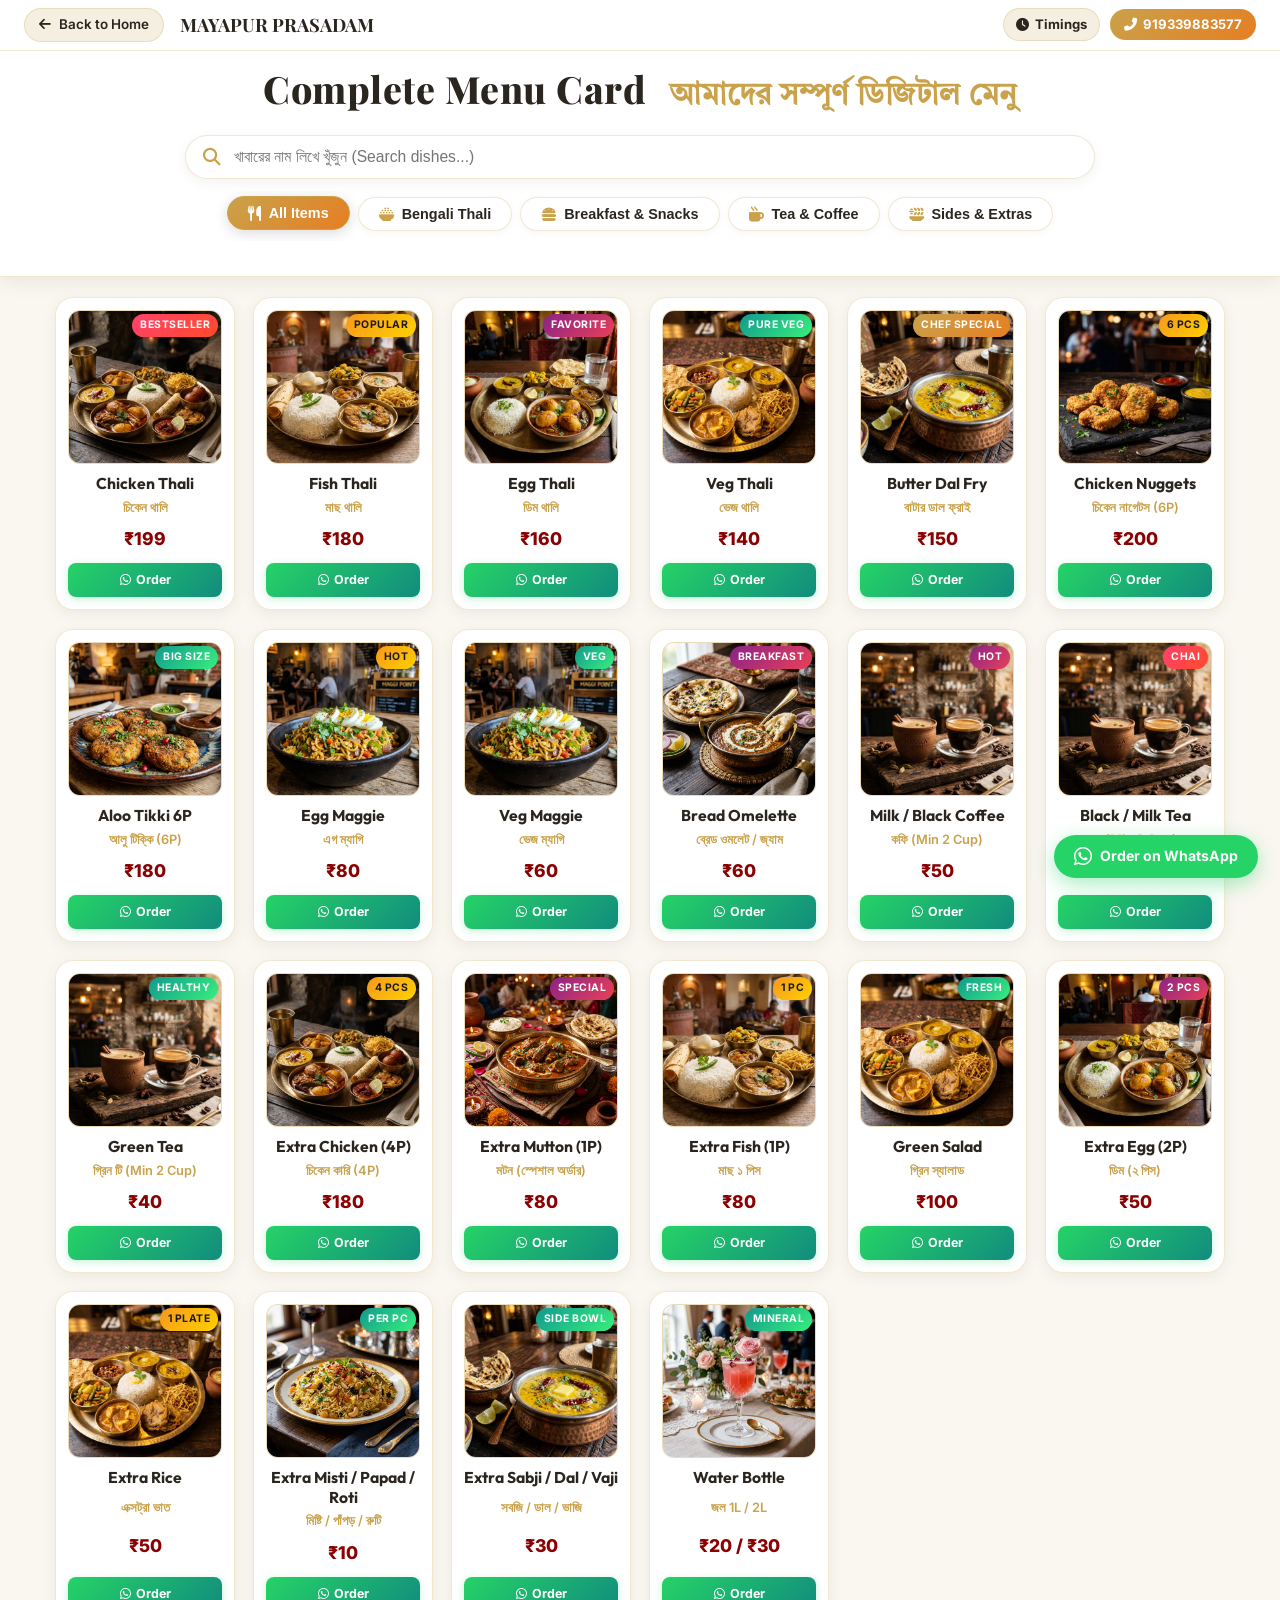
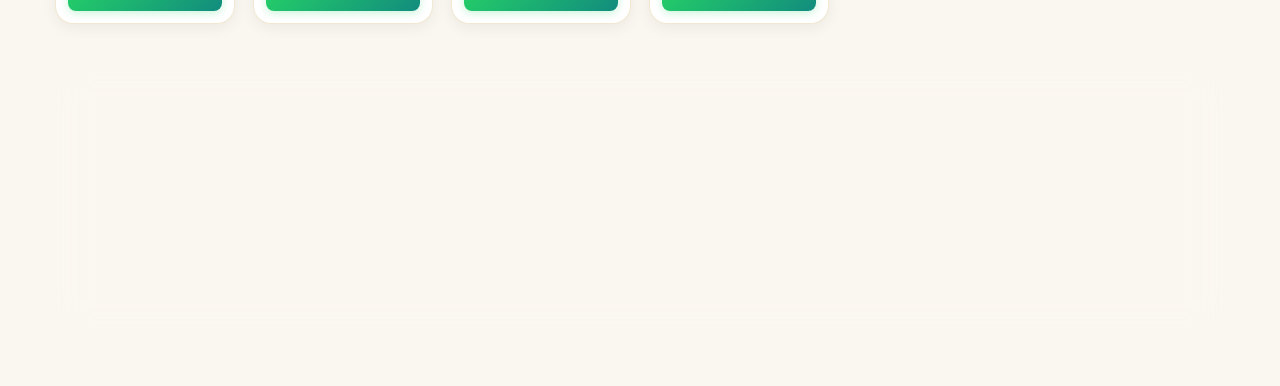
<file: menu.html>
﻿<!DOCTYPE html>
<html lang="bn">
<head>
    <meta charset="UTF-8">
    <meta name="viewport" content="width=device-width, initial-scale=1.0">
    <title>Full Menu Card | MAYAPUR PRASADAM| সম্পূর্ণ মেনু</title>
    
    <!-- Meta Descriptions & SEO -->
    <meta name="description" content="Explore the full digital menu of MAYAPUR PRASADAM. Bengali Thalis, Snacks, Tea, Coffee, Extras & Direct WhatsApp Ordering.">
    <meta name="theme-color" content="#c9a24b">
    
    <!-- Fonts -->
    <link rel="preconnect" href="https://fonts.googleapis.com">
    <link rel="preconnect" href="https://fonts.gstatic.com" crossorigin>
    <link href="https://fonts.googleapis.com/css2?family=Cinzel:wght@500;700;900&family=Inter:wght@300;400;500;600;700;800&family=Outfit:wght@400;500;600;700;800&family=Playfair+Display:ital,wght@0,600;0,700;0,900;1,600&family=Tiro+Bangla:ital@0;1&display=swap" rel="stylesheet">
    
    <!-- Font Awesome -->
    <link rel="stylesheet" href="https://cdnjs.cloudflare.com/ajax/libs/font-awesome/6.5.1/css/all.min.css">
    
    <!-- Main Style -->
    <link rel="stylesheet" href="styles.css">

    <style>
        /* Specific Styles for Compact Full Menu Page (LIGHT THEME) */
        .full-menu-page {
            background-color: var(--bg-deep);
            color: var(--text-primary);
            min-height: 100vh;
        }

        /* Sticky Top Header Container */
        .sticky-menu-top-container {
            position: sticky;
            top: 0;
            z-index: 1000;
            background: var(--bg-card);
            backdrop-filter: blur(20px);
            -webkit-backdrop-filter: blur(20px);
            border-bottom: 1.5px solid var(--glass-border);
            box-shadow: 0 4px 20px rgba(0, 0, 0, 0.08);
        }

        .full-menu-nav {
            padding: 8px 24px;
            display: flex;
            align-items: center;
            justify-content: space-between;
            border-bottom: 1px solid var(--glass-border);
        }

        .full-menu-nav-left {
            display: flex;
            align-items: center;
            gap: 16px;
        }

        .nav-back-btn {
            display: inline-flex;
            align-items: center;
            gap: 8px;
            background: var(--bg-dark);
            border: 1px solid var(--glass-border);
            color: var(--text-primary);
            padding: 5px 14px;
            border-radius: 25px;
            text-decoration: none;
            font-weight: 600;
            font-size: 0.84rem;
            transition: all 0.3s ease;
        }

        .nav-back-btn:hover {
            background: var(--accent-gold);
            color: #ffffff;
            border-color: var(--accent-gold);
            transform: translateX(-3px);
            box-shadow: 0 0 15px rgba(0, 0, 0, 0.15);
        }

        .full-menu-logo-title {
            font-family: 'Playfair Display', serif;
            font-size: 1.15rem;
            font-weight: 700;
            color: var(--text-primary);
        }

        .full-menu-logo-title span {
            color: var(--accent-gold);
        }

        .full-menu-nav-right {
            display: flex;
            align-items: center;
            gap: 10px;
        }

        .nav-timing-btn {
            display: inline-flex;
            align-items: center;
            gap: 6px;
            background: var(--bg-dark);
            border: 1px solid var(--glass-border);
            color: var(--text-primary);
            padding: 5px 12px;
            border-radius: 25px;
            text-decoration: none;
            font-weight: 700;
            font-size: 0.82rem;
            transition: all 0.3s ease;
        }

        .nav-timing-btn:hover {
            background: var(--accent-gold);
            color: #ffffff;
            border-color: var(--accent-gold);
            transform: translateY(-2px);
            box-shadow: 0 0 15px rgba(0, 0, 0, 0.15);
        }

        .nav-call-btn {
            display: inline-flex;
            align-items: center;
            gap: 6px;
            background: linear-gradient(135deg, var(--accent-gold), var(--accent-amber));
            color: #ffffff;
            padding: 5px 14px;
            border-radius: 25px;
            text-decoration: none;
            font-weight: 700;
            font-size: 0.82rem;
            transition: all 0.3s ease;
        }

        .nav-call-btn:hover {
            transform: translateY(-2px);
            box-shadow: 0 4px 15px rgba(0, 0, 0, 0.2);
        }

        /* Full Menu Hero Header */
        .full-menu-hero {
            text-align: center;
            padding: 14px 20px 10px;
            position: relative;
        }

        .full-menu-hero h1 {
            font-family: 'Playfair Display', serif;
            font-size: 2.35rem;
            font-weight: 800;
            color: var(--text-primary);
            margin-bottom: 0;
            line-height: 1.25;
            letter-spacing: 0.5px;
        }

        .full-menu-hero h1 .bengali-heading {
            color: var(--accent-gold);
            display: inline-block;
            font-size: 1.85rem;
            margin-left: 14px;
            font-family: 'Tiro Bangla', serif;
            font-weight: 700;
        }

        .full-menu-hero p {
            display: none;
        }

        /* Search & Filter Controls */
        .menu-control-bar {
            max-width: 950px;
            margin: 0 auto;
            padding: 10px 20px 15px;
        }

        .search-box-wrapper {
            position: relative;
            margin-bottom: 12px;
        }

        .search-box-wrapper input {
            width: 100%;
            background: var(--bg-card);
            border: 1.5px solid var(--glass-border);
            padding: 12px 20px 12px 48px;
            border-radius: 30px;
            color: var(--text-primary);
            font-size: 0.98rem;
            outline: none;
            transition: all 0.3s ease;
            box-shadow: 0 4px 14px rgba(0, 0, 0, 0.05);
        }

        .search-box-wrapper input:focus {
            border-color: var(--accent-gold);
            box-shadow: 0 0 18px rgba(0, 0, 0, 0.1);
            background: var(--bg-card);
        }

        .search-box-wrapper i {
            position: absolute;
            left: 18px;
            top: 50%;
            transform: translateY(-50%);
            color: var(--accent-gold);
            font-size: 1.1rem;
        }

        .menu-category-tabs {
            touch-action: pan-x pan-y;
            overscroll-behavior-x: contain;
            display: flex;
            justify-content: center;
            flex-wrap: wrap;
            gap: 10px;
            margin: 0;
        }

        .menu-tab-btn {
            background: var(--bg-card);
            border: 1.5px solid var(--glass-border);
            color: var(--text-secondary);
            padding: 8px 20px;
            border-radius: 25px;
            font-size: 0.9rem;
            font-weight: 600;
            cursor: pointer;
            backdrop-filter: blur(8px);
            transition: all 0.25s ease;
            display: inline-flex;
            align-items: center;
            gap: 8px;
            box-shadow: 0 2px 8px rgba(0, 0, 0, 0.04);
        }

        .menu-tab-btn i {
            color: var(--accent-gold);
            font-size: 0.95rem;
            transition: transform 0.3s ease;
        }

        .menu-tab-btn:hover {
            border-color: var(--accent-gold);
            color: var(--text-primary);
            background: var(--bg-card2, #f4f8f9);
            transform: translateY(-2px);
            box-shadow: 0 4px 15px rgba(0, 0, 0, 0.08);
        }

        .menu-tab-btn.active {
            background: linear-gradient(135deg, var(--accent-gold), var(--accent-amber));
            border-color: var(--accent-gold);
            color: #ffffff;
            box-shadow: 0 3px 14px rgba(0, 0, 0, 0.15);
            transform: translateY(-1px);
        }

        .menu-tab-btn.active i {
            color: #ffffff;
        }

        /* Compact Grid for Full Menu */
        .compact-menu-grid-container {
            max-width: 1200px;
            margin: 20px auto 50px;
            padding: 0 15px;
        }

        .compact-grid {
            display: grid;
            grid-template-columns: repeat(auto-fill, minmax(180px, 1fr));
            gap: 18px;
        }

        .compact-grid .food-menu-card {
            flex: initial;
            width: 100%;
            animation: floatMenuItem 4.5s ease-in-out infinite alternate;
        }

        .compact-grid .food-menu-card.hidden {
            display: none !important;
        }

        /* No Results Message */
        #no-results-msg {
            text-align: center;
            padding: 50px 20px;
            font-size: 1.1rem;
            color: var(--accent-gold);
            display: none;
            grid-column: 1 / -1;
        }

        /* Order Info Banner (Light Theme) */
        .order-info-banner {
            display: flex;
            align-items: stretch;
            justify-content: space-between;
            gap: 25px;
            padding: 28px 36px;
            border-radius: 20px;
            background: var(--bg-card);
            border: 1.5px solid var(--glass-border);
            box-shadow: 0 10px 30px rgba(0, 0, 0, 0.07);
        }

        .order-timing-card {
            display: flex;
            gap: 20px;
            flex: 1.3;
        }

        .timing-icon {
            width: 52px;
            height: 52px;
            border-radius: 14px;
            background: var(--bg-dark);
            border: 1px solid var(--glass-border);
            display: flex;
            align-items: center;
            justify-content: center;
            color: var(--accent-gold);
            font-size: 1.5rem;
            flex-shrink: 0;
        }

        .timing-details h4 {
            color: var(--text-primary);
            font-size: 1.15rem;
            margin-bottom: 10px;
            font-weight: 700;
        }

        .timing-details ul {
            list-style: none;
            padding: 0;
            margin: 0;
            display: flex;
            flex-direction: column;
            gap: 7px;
        }

        .timing-details li {
            font-size: 0.92rem;
            color: var(--text-secondary);
        }

        .timing-details li strong {
            color: var(--text-primary);
        }

        .timing-details .serve-time {
            color: var(--text-muted);
            font-size: 0.85rem;
        }

        .order-call-box {
            flex: 1;
            display: flex;
            flex-direction: column;
            align-items: center;
            justify-content: center;
            text-align: center;
            background: var(--bg-dark);
            padding: 20px 24px;
            border-radius: 14px;
            border: 1px dashed var(--glass-border);
        }

        .call-badge {
            background: var(--bg-card);
            color: var(--accent-gold);
            font-size: 0.75rem;
            font-weight: 700;
            text-transform: uppercase;
            letter-spacing: 1px;
            padding: 3px 10px;
            border-radius: 12px;
            margin-bottom: 6px;
            border: 1px solid var(--glass-border);
        }

        .order-call-box h3 {
            font-size: 1.05rem;
            color: var(--text-primary);
            margin-bottom: 8px;
            font-weight: 600;
        }

        .order-phone-link {
            font-size: 1.45rem;
            font-weight: 800;
            color: var(--accent-gold);
            text-decoration: none;
            letter-spacing: 1px;
            display: inline-flex;
            align-items: center;
            gap: 8px;
            margin-bottom: 14px;
            transition: transform 0.3s ease;
        }

        .order-phone-link:hover {
            transform: scale(1.05);
        }

        .quick-action-btns {
            display: flex;
            gap: 10px;
            width: 100%;
        }

        .direct-call-btn, .direct-wp-btn {
            flex: 1;
            padding: 9px 12px;
            border-radius: 8px;
            font-size: 0.85rem;
            font-weight: 700;
            text-decoration: none;
            display: inline-flex;
            align-items: center;
            justify-content: center;
            gap: 6px;
            transition: all 0.3s ease;
        }

        .direct-call-btn {
            background: linear-gradient(135deg, var(--accent-gold), var(--accent-amber));
            color: #ffffff;
        }

        .direct-call-btn:hover {
            transform: translateY(-2px);
            box-shadow: 0 4px 15px rgba(0, 0, 0, 0.2);
        }

        .direct-wp-btn {
            background: #25D366;
            color: #ffffff;
        }

        .direct-wp-btn:hover {
            background: #1ebc59;
            transform: translateY(-2px);
            box-shadow: 0 4px 15px rgba(37, 211, 102, 0.4);
        }

        /* Floating Order Quick Dial */
        .floating-order-btn {
            position: fixed;
            bottom: 22px;
            right: 22px;
            z-index: 999;
            display: flex;
            align-items: center;
            gap: 8px;
            background: #25D366;
            color: #ffffff;
            padding: 10px 20px;
            border-radius: 35px;
            text-decoration: none;
            font-weight: 700;
            font-size: 0.88rem;
            box-shadow: 0 6px 20px rgba(37, 211, 102, 0.4);
            transition: all 0.3s ease;
            animation: pulseOrderBtn 2.5s infinite;
        }

        .floating-order-btn:hover {
            background: #1ebc59;
            color: #ffffff;
            transform: scale(1.06);
            box-shadow: 0 8px 25px rgba(37, 211, 102, 0.6);
        }

        @keyframes pulseOrderBtn {
            0%, 100% { transform: scale(1); }
            50% { transform: scale(1.04); }
        }

        @media (max-width: 900px) {
            .order-info-banner {
                flex-direction: column;
                padding: 22px;
            }
            .order-timing-card {
                flex-direction: column;
                gap: 12px;
            }
        }

        @media (max-width: 600px) {
            .full-menu-nav {
                padding: 8px 12px;
            }
            .nav-back-btn span {
                display: none;
            }
            .full-menu-logo-title {
                font-size: 1.05rem;
            }
            .nav-timing-btn {
                padding: 4px 8px;
                font-size: 0.76rem;
            }
            .nav-timing-btn span {
                display: none;
            }
            .nav-call-btn {
                padding: 4px 10px;
                font-size: 0.76rem;
            }
            .full-menu-hero {
                padding: 10px 10px 4px;
            }
            .full-menu-hero h1 {
                font-size: 1.65rem;
            }
            .full-menu-hero h1 .bengali-heading {
                font-size: 1.35rem;
                display: block;
                margin-left: 0;
                margin-top: 4px;
            }
            .menu-control-bar {
                padding: 6px 12px 10px;
            }
            .search-box-wrapper {
                margin-bottom: 8px;
            }
            .search-box-wrapper input {
                padding: 9px 16px 9px 38px;
                font-size: 0.88rem;
                border-radius: 25px;
            }
            .search-box-wrapper i {
                left: 14px;
                font-size: 0.95rem;
            }
            .menu-category-tabs {
            touch-action: pan-x pan-y;
            overscroll-behavior-x: contain;
                gap: 6px;
                overflow-x: auto;
                flex-wrap: nowrap;
                justify-content: flex-start;
                padding-bottom: 4px;
                -webkit-overflow-scrolling: touch;
            }
            .menu-tab-btn {
                padding: 6px 14px;
                font-size: 0.8rem;
                border-radius: 20px;
                white-space: nowrap;
                flex-shrink: 0;
            }
            .compact-grid {
                grid-template-columns: repeat(2, 1fr);
                gap: 10px;
            }
            .compact-grid .food-menu-card {
                padding: 8px;
            }
            .food-title {
                font-size: 0.86rem;
            }
            .bengali-title {
                font-size: 0.72rem;
            }
            .food-price {
                font-size: 0.95rem;
            }
            .food-order-btn {
                padding: 5px 8px;
                font-size: 0.72rem;
            }
        }
    </style>
</head>
<body class="full-menu-page">

    <!-- Sticky Top Header (Navbar + Hero Title + Search Box + Filter Tabs) -->
    <div class="sticky-menu-top-container">
        <!-- Top Navigation Bar -->
        <nav class="full-menu-nav">
            <div class="full-menu-nav-left">
                <a href="index.html" class="nav-back-btn" title="Go back to Home Page">
                    <i class="fas fa-arrow-left"></i> <span>Back to Home</span>
                </a>
                <div class="full-menu-logo-title">MAYAPUR PRASADAM</div>
            </div>
            <div class="full-menu-nav-right">
                <a href="#order-timings" class="nav-timing-btn" id="nav-timing-toggle-btn" title="Order Timings (অর্ডার সময়সূচী)">
                    <i class="fas fa-clock" id="nav-timing-icon"></i> <span id="nav-timing-text">Timings</span>
                </a>
                <a href="tel:919339883577" class="nav-call-btn">
                    <i class="fas fa-phone-alt"></i> <span>919339883577</span>
                </a>
            </div>
        </nav>

        <!-- Hero Header -->
        <header class="full-menu-hero">
            <h1>Complete Menu Card <span class="bengali-heading">আমাদের সম্পূর্ণ ডিজিটাল মেনু</span></h1>
        </header>

        <!-- Search Bar & Category Filter Tabs -->
        <div class="menu-control-bar">
            <div class="search-box-wrapper">
                <i class="fas fa-search"></i>
                <input type="text" id="menu-search-input" placeholder="খাবারের নাম লিখে খুঁজুন (Search dishes...)" autocomplete="off">
            </div>

            <div class="menu-category-tabs">
                <button class="menu-tab-btn active" data-category="all">
                    <i class="fas fa-utensils"></i> All Items
                </button>
                <button class="menu-tab-btn" data-category="thali">
                    <i class="fas fa-bowl-rice"></i> Bengali Thali
                </button>
                <button class="menu-tab-btn" data-category="snacks">
                    <i class="fas fa-burger"></i> Breakfast & Snacks
                </button>
                <button class="menu-tab-btn" data-category="beverages">
                    <i class="fas fa-mug-hot"></i> Tea & Coffee
                </button>
                <button class="menu-tab-btn" data-category="extras">
                    <i class="fas fa-plate-wheat"></i> Sides & Extras
                </button>
            </div>
        </div>
    </div>

    <!-- Compact Full Menu Grid -->
    <main class="compact-menu-grid-container">
        <div class="compact-grid" id="full-menu-grid">

            <!-- 1. Chicken Thali -->
            <div class="food-menu-card" data-category="thali" data-keywords="chicken thali murgi murgir mangsho rice dal sabji thali">
                <div class="food-card-badge bestseller">Bestseller</div>
                <div class="food-card-img-box">
                    <img src="assets/menu_chicken_thali.webp" alt="Chicken Thali" loading="lazy">
                </div>
                <div class="food-card-body">
                    <h3 class="food-title">Chicken Thali</h3>
                    <span class="bengali-title">চিকেন থালি</span>
                    <span class="food-price">₹199</span>
                    <a href="https://wa.me/919339883577?text==Hi%20MAYAPUR%20PRASADAM,%20I%20want%20to%20order%20Chicken%20Thali%20(₹199)" target="_blank" class="food-order-btn">
                        <i class="fab fa-whatsapp"></i> Order
                    </a>
                </div>
            </div>

            <!-- 2. Fish Thali -->
            <div class="food-menu-card" data-category="thali" data-keywords="fish thali macher thali mach jhol rui katla rice dal thali">
                <div class="food-card-badge popular">Popular</div>
                <div class="food-card-img-box">
                    <img src="assets/menu_fish_thali.webp" alt="Fish Thali" loading="lazy">
                </div>
                <div class="food-card-body">
                    <h3 class="food-title">Fish Thali</h3>
                    <span class="bengali-title">মাছ থালি</span>
                    <span class="food-price">₹180</span>
                    <a href="https://wa.me/919339883577?text==Hi%20MAYAPUR%20PRASADAM,%20I%20want%20to%20order%20Fish%20Thali%20(₹180)" target="_blank" class="food-order-btn">
                        <i class="fab fa-whatsapp"></i> Order
                    </a>
                </div>
            </div>

            <!-- 3. Egg Thali -->
            <div class="food-menu-card" data-category="thali" data-keywords="egg thali dimer thali dim kosha rice dal thali">
                <div class="food-card-badge special">Favorite</div>
                <div class="food-card-img-box">
                    <img src="assets/menu_egg_thali.webp" alt="Egg Thali" loading="lazy">
                </div>
                <div class="food-card-body">
                    <h3 class="food-title">Egg Thali</h3>
                    <span class="bengali-title">ডিম থালি</span>
                    <span class="food-price">₹160</span>
                    <a href="https://wa.me/919339883577?text==Hi%20MAYAPUR%20PRASADAM,%20I%20want%20to%20order%20Egg%20Thali%20(₹160)" target="_blank" class="food-order-btn">
                        <i class="fab fa-whatsapp"></i> Order
                    </a>
                </div>
            </div>

            <!-- 4. Veg Thali -->
            <div class="food-menu-card" data-category="thali" data-keywords="veg thali niramish thali paneer dal sabji rice mishti doi">
                <div class="food-card-badge pure-veg">Pure Veg</div>
                <div class="food-card-img-box">
                    <img src="assets/menu_veg_thali.webp" alt="Veg Thali" loading="lazy">
                </div>
                <div class="food-card-body">
                    <h3 class="food-title">Veg Thali</h3>
                    <span class="bengali-title">ভেজ থালি</span>
                    <span class="food-price">₹140</span>
                    <a href="https://wa.me/919339883577?text==Hi%20MAYAPUR%20PRASADAM,%20I%20want%20to%20order%20Veg%20Thali%20(₹140)" target="_blank" class="food-order-btn">
                        <i class="fab fa-whatsapp"></i> Order
                    </a>
                </div>
            </div>

            <!-- 5. Butter Dal Fry -->
            <div class="food-menu-card" data-category="extras" data-keywords="butter dal fry yellow dal tadka veg">
                <div class="food-card-badge chef">Chef Special</div>
                <div class="food-card-img-box">
                    <img src="assets/menu_butter_dal_fry.webp" alt="Butter Dal Fry" loading="lazy">
                </div>
                <div class="food-card-body">
                    <h3 class="food-title">Butter Dal Fry</h3>
                    <span class="bengali-title">বাটার ডাল ফ্রাই</span>
                    <span class="food-price">₹150</span>
                    <a href="https://wa.me/919339883577?text==Hi%20MAYAPUR%20PRASADAM,%20I%20want%20to%20order%20Butter%20Dal%20Fry%20(₹150)" target="_blank" class="food-order-btn">
                        <i class="fab fa-whatsapp"></i> Order
                    </a>
                </div>
            </div>

            <!-- 6. Chicken Nuggets (6P) -->
            <div class="food-menu-card" data-category="snacks" data-keywords="chicken nuggets 6p fried snacks non-veg">
                <div class="food-card-badge popular">6 Pcs</div>
                <div class="food-card-img-box">
                    <img src="assets/menu_chicken_nuggets.webp" alt="Chicken Nuggets" loading="lazy">
                </div>
                <div class="food-card-body">
                    <h3 class="food-title">Chicken Nuggets</h3>
                    <span class="bengali-title">চিকেন নাগেটস (6P)</span>
                    <span class="food-price">₹200</span>
                    <a href="https://wa.me/919339883577?text==Hi%20MAYAPUR%20PRASADAM,%20I%20want%20to%20order%20Chicken%20Nuggets%20(₹200)" target="_blank" class="food-order-btn">
                        <i class="fab fa-whatsapp"></i> Order
                    </a>
                </div>
            </div>

            <!-- 7. Aloo Tikki Big Size (6P) -->
            <div class="food-menu-card" data-category="snacks" data-keywords="aloo tikki potato cutlet snacks big size veg">
                <div class="food-card-badge pure-veg">Big Size</div>
                <div class="food-card-img-box">
                    <img src="assets/menu_aloo_tikki.webp" alt="Aloo Tikki Big Size" loading="lazy">
                </div>
                <div class="food-card-body">
                    <h3 class="food-title">Aloo Tikki 6P</h3>
                    <span class="bengali-title">আলু টিক্কি (6P)</span>
                    <span class="food-price">₹180</span>
                    <a href="https://wa.me/919339883577?text==Hi%20MAYAPUR%20PRASADAM,%20I%20want%20to%20order%20Aloo%20Tikki%20(₹180)" target="_blank" class="food-order-btn">
                        <i class="fab fa-whatsapp"></i> Order
                    </a>
                </div>
            </div>

            <!-- 8. Egg Maggie -->
            <div class="food-menu-card" data-category="snacks" data-keywords="egg maggie noodles masala snacks">
                <div class="food-card-badge popular">Hot</div>
                <div class="food-card-img-box">
                    <img src="assets/menu_egg_maggie.webp" alt="Egg Maggie" loading="lazy">
                </div>
                <div class="food-card-body">
                    <h3 class="food-title">Egg Maggie</h3>
                    <span class="bengali-title">এগ ম্যাগি</span>
                    <span class="food-price">₹80</span>
                    <a href="https://wa.me/919339883577?text==Hi%20MAYAPUR%20PRASADAM,%20I%20want%20to%20order%20Egg%20Maggie%20(₹80)" target="_blank" class="food-order-btn">
                        <i class="fab fa-whatsapp"></i> Order
                    </a>
                </div>
            </div>

            <!-- 9. Veg Maggie -->
            <div class="food-menu-card" data-category="snacks" data-keywords="veg maggie masala noodles snacks vegetarian">
                <div class="food-card-badge pure-veg">Veg</div>
                <div class="food-card-img-box">
                    <img src="assets/menu_egg_maggie.webp" alt="Veg Maggie" loading="lazy">
                </div>
                <div class="food-card-body">
                    <h3 class="food-title">Veg Maggie</h3>
                    <span class="bengali-title">ভেজ ম্যাগি</span>
                    <span class="food-price">₹60</span>
                    <a href="https://wa.me/919339883577?text==Hi%20MAYAPUR%20PRASADAM,%20I%20want%20to%20order%20Veg%20Maggie%20(₹60)" target="_blank" class="food-order-btn">
                        <i class="fab fa-whatsapp"></i> Order
                    </a>
                </div>
            </div>

            <!-- 10. Bread Omelette / Jam / Butter -->
            <div class="food-menu-card" data-category="snacks" data-keywords="bread omelette jam butter breakfast toast egg">
                <div class="food-card-badge special">Breakfast</div>
                <div class="food-card-img-box">
                    <img src="assets/menu6.webp" alt="Bread Omelette Jam Butter" loading="lazy">
                </div>
                <div class="food-card-body">
                    <h3 class="food-title">Bread Omelette</h3>
                    <span class="bengali-title">ব্রেড ওমলেট / জ্যাম</span>
                    <span class="food-price">₹60</span>
                    <a href="https://wa.me/919339883577?text==Hi%20MAYAPUR%20PRASADAM,%20I%20want%20to%20order%20Bread%20Omelette%20(₹60)" target="_blank" class="food-order-btn">
                        <i class="fab fa-whatsapp"></i> Order
                    </a>
                </div>
            </div>

            <!-- 11. Milk / Black Coffee -->
            <div class="food-menu-card" data-category="beverages" data-keywords="coffee milk coffee black coffee hot drink beverages espresso">
                <div class="food-card-badge special">Hot</div>
                <div class="food-card-img-box">
                    <img src="assets/menu_tea_coffee.webp" alt="Milk and Black Coffee" loading="lazy">
                </div>
                <div class="food-card-body">
                    <h3 class="food-title">Milk / Black Coffee</h3>
                    <span class="bengali-title">কফি (Min 2 Cup)</span>
                    <span class="food-price">₹50</span>
                    <a href="https://wa.me/919339883577?text==Hi%20MAYAPUR%20PRASADAM,%20I%20want%20to%20order%20Coffee" target="_blank" class="food-order-btn">
                        <i class="fab fa-whatsapp"></i> Order
                    </a>
                </div>
            </div>

            <!-- 12. Black / Milk Tea -->
            <div class="food-menu-card" data-category="beverages" data-keywords="tea chai milk tea black tea masala chai beverage">
                <div class="food-card-badge bestseller">Chai</div>
                <div class="food-card-img-box">
                    <img src="assets/menu_tea_coffee.webp" alt="Black and Milk Tea" loading="lazy">
                </div>
                <div class="food-card-body">
                    <h3 class="food-title">Black / Milk Tea</h3>
                    <span class="bengali-title">চা (Min 2 Cup)</span>
                    <span class="food-price">₹25</span>
                    <a href="https://wa.me/919339883577?text==Hi%20MAYAPUR%20PRASADAM,%20I%20want%20to%20order%20Tea" target="_blank" class="food-order-btn">
                        <i class="fab fa-whatsapp"></i> Order
                    </a>
                </div>
            </div>

            <!-- 13. Green Tea -->
            <div class="food-menu-card" data-category="beverages" data-keywords="green tea healthy detox hot beverage">
                <div class="food-card-badge pure-veg">Healthy</div>
                <div class="food-card-img-box">
                    <img src="assets/menu_tea_coffee.webp" alt="Green Tea" loading="lazy">
                </div>
                <div class="food-card-body">
                    <h3 class="food-title">Green Tea</h3>
                    <span class="bengali-title">গ্রিন টি (Min 2 Cup)</span>
                    <span class="food-price">₹40</span>
                    <a href="https://wa.me/919339883577?text==Hi%20MAYAPUR%20PRASADAM,%20I%20want%20to%20order%20Green%20Tea" target="_blank" class="food-order-btn">
                        <i class="fab fa-whatsapp"></i> Order
                    </a>
                </div>
            </div>

            <!-- 14. Extra Chicken (4P) -->
            <div class="food-menu-card" data-category="extras" data-keywords="extra chicken 4p murgir mangsho chicken curry side non-veg">
                <div class="food-card-badge popular">4 Pcs</div>
                <div class="food-card-img-box">
                    <img src="assets/menu_chicken_thali.webp" alt="Extra Chicken 4P" loading="lazy">
                </div>
                <div class="food-card-body">
                    <h3 class="food-title">Extra Chicken (4P)</h3>
                    <span class="bengali-title">চিকেন কারি (4P)</span>
                    <span class="food-price">₹180</span>
                    <a href="https://wa.me/919339883577?text==Hi%20MAYAPUR%20PRASADAM,%20I%20want%20to%20order%20Extra%20Chicken%204P%20(₹180)" target="_blank" class="food-order-btn">
                        <i class="fab fa-whatsapp"></i> Order
                    </a>
                </div>
            </div>

            <!-- 15. Extra Mutton (1P - Special Order) -->
            <div class="food-menu-card" data-category="extras" data-keywords="extra mutton 1p khasi mangsho mutton kosha special non-veg">
                <div class="food-card-badge special">Special</div>
                <div class="food-card-img-box">
                    <img src="assets/menu3.webp" alt="Extra Mutton 1P" loading="lazy">
                </div>
                <div class="food-card-body">
                    <h3 class="food-title">Extra Mutton (1P)</h3>
                    <span class="bengali-title">মটন (স্পেশাল অর্ডার)</span>
                    <span class="food-price">₹80</span>
                    <a href="https://wa.me/919339883577?text==Hi%20MAYAPUR%20PRASADAM,%20I%20want%20to%20order%20Extra%20Mutton%20(₹80)" target="_blank" class="food-order-btn">
                        <i class="fab fa-whatsapp"></i> Order
                    </a>
                </div>
            </div>

            <!-- 16. Extra Fish (1P) -->
            <div class="food-menu-card" data-category="extras" data-keywords="extra fish 1p macher jhol rui katla side non-veg">
                <div class="food-card-badge popular">1 Pc</div>
                <div class="food-card-img-box">
                    <img src="assets/menu_fish_thali.webp" alt="Extra Fish 1P" loading="lazy">
                </div>
                <div class="food-card-body">
                    <h3 class="food-title">Extra Fish (1P)</h3>
                    <span class="bengali-title">মাছ ১ পিস</span>
                    <span class="food-price">₹80</span>
                    <a href="https://wa.me/919339883577?text==Hi%20MAYAPUR%20PRASADAM,%20I%20want%20to%20order%20Extra%20Fish%20(₹80)" target="_blank" class="food-order-btn">
                        <i class="fab fa-whatsapp"></i> Order
                    </a>
                </div>
            </div>

            <!-- 17. Green Salad -->
            <div class="food-menu-card" data-category="extras" data-keywords="green salad cucumber tomato onion lemon salad veg">
                <div class="food-card-badge pure-veg">Fresh</div>
                <div class="food-card-img-box">
                    <img src="assets/menu_veg_thali.webp" alt="Green Salad" loading="lazy">
                </div>
                <div class="food-card-body">
                    <h3 class="food-title">Green Salad</h3>
                    <span class="bengali-title">গ্রিন স্যালাড</span>
                    <span class="food-price">₹100</span>
                    <a href="https://wa.me/919339883577?text==Hi%20MAYAPUR%20PRASADAM,%20I%20want%20to%20order%20Green%20Salad%20(₹100)" target="_blank" class="food-order-btn">
                        <i class="fab fa-whatsapp"></i> Order
                    </a>
                </div>
            </div>

            <!-- 18. Extra Egg (2P) -->
            <div class="food-menu-card" data-category="extras" data-keywords="extra egg 2p dim egg curry side non-veg">
                <div class="food-card-badge special">2 Pcs</div>
                <div class="food-card-img-box">
                    <img src="assets/menu_egg_thali.webp" alt="Extra Egg 2P" loading="lazy">
                </div>
                <div class="food-card-body">
                    <h3 class="food-title">Extra Egg (2P)</h3>
                    <span class="bengali-title">ডিম (২ পিস)</span>
                    <span class="food-price">₹50</span>
                    <a href="https://wa.me/919339883577?text==Hi%20MAYAPUR%20PRASADAM,%20I%20want%20to%20order%20Extra%20Egg%202P%20(₹50)" target="_blank" class="food-order-btn">
                        <i class="fab fa-whatsapp"></i> Order
                    </a>
                </div>
            </div>

            <!-- 19. Extra Rice -->
            <div class="food-menu-card" data-category="extras" data-keywords="extra rice bhat rice portion veg side">
                <div class="food-card-badge popular">1 Plate</div>
                <div class="food-card-img-box">
                    <img src="assets/menu_veg_thali.webp" alt="Extra Rice" loading="lazy">
                </div>
                <div class="food-card-body">
                    <h3 class="food-title">Extra Rice</h3>
                    <span class="bengali-title">এক্সট্রা ভাত</span>
                    <span class="food-price">₹50</span>
                    <a href="https://wa.me/919339883577?text==Hi%20MAYAPUR%20PRASADAM,%20I%20want%20to%20order%20Extra%20Rice%20(₹50)" target="_blank" class="food-order-btn">
                        <i class="fab fa-whatsapp"></i> Order
                    </a>
                </div>
            </div>

            <!-- 20. Extra Misti / Papad / Roti -->
            <div class="food-menu-card" data-category="extras" data-keywords="extra misti papad roti sweet flatbread side">
                <div class="food-card-badge pure-veg">Per Pc</div>
                <div class="food-card-img-box">
                    <img src="assets/menu2.webp" alt="Extra Misti Papad Roti" loading="lazy">
                </div>
                <div class="food-card-body">
                    <h3 class="food-title">Extra Misti / Papad / Roti</h3>
                    <span class="bengali-title">মিষ্টি / পাঁপড় / রুটি</span>
                    <span class="food-price">₹10</span>
                    <a href="https://wa.me/919339883577?text==Hi%20MAYAPUR%20PRASADAM,%20I%20want%20to%20order%20Extra%20Misti%20Papad%20Roti%20(₹10)" target="_blank" class="food-order-btn">
                        <i class="fab fa-whatsapp"></i> Order
                    </a>
                </div>
            </div>

            <!-- 21. Extra Sabji / Dal / Vaji -->
            <div class="food-menu-card" data-category="extras" data-keywords="extra sabji dal vaji butter dal fry veg side">
                <div class="food-card-badge pure-veg">Side Bowl</div>
                <div class="food-card-img-box">
                    <img src="assets/menu_butter_dal_fry.webp" alt="Extra Sabji Dal Vaji" loading="lazy">
                </div>
                <div class="food-card-body">
                    <h3 class="food-title">Extra Sabji / Dal / Vaji</h3>
                    <span class="bengali-title">সবজি / ডাল / ভাজি</span>
                    <span class="food-price">₹30</span>
                    <a href="https://wa.me/919339883577?text==Hi%20MAYAPUR%20PRASADAM,%20I%20want%20to%20order%20Extra%20Sabji%20Dal%20Vaji%20(₹30)" target="_blank" class="food-order-btn">
                        <i class="fab fa-whatsapp"></i> Order
                    </a>
                </div>
            </div>

            <!-- 20. Packaged Water Bottle (1L / 2L) -->
            <div class="food-menu-card" data-category="beverages" data-keywords="water bottle 1l 2l mineral water drink">
                <div class="food-card-badge pure-veg">Mineral</div>
                <div class="food-card-img-box">
                    <img src="assets/menu5.webp" alt="Packaged Water Bottle" loading="lazy">
                </div>
                <div class="food-card-body">
                    <h3 class="food-title">Water Bottle</h3>
                    <span class="bengali-title">জল 1L / 2L</span>
                    <span class="food-price">₹20 / ₹30</span>
                    <a href="https://wa.me/919339883577?text==Hi%20MAYAPUR%20PRASADAM,%20I%20want%20to%20order%20Water%20Bottle" target="_blank" class="food-order-btn">
                        <i class="fab fa-whatsapp"></i> Order
                    </a>
                </div>
            </div>

        </div>

        <!-- No Results Fallback -->
        <div id="no-results-msg">
            <i class="fas fa-search" style="font-size: 2.5rem; margin-bottom: 12px; display: block;"></i>
            <p>আপনার খোঁজা অনুযায়ী কোনো খাবার পাওয়া যায়নি। অন্য কিছু লিখে খুঁজুন।</p>
        </div>
    </main>

    <!-- Order Timings Banner -->
    <div id="order-timings" style="max-width: 1200px; margin: 0 auto 60px; padding: 0 15px; scroll-margin-top: 170px;">
        <div class="order-info-banner glassmorphism">
            <div class="order-timing-card">
                <div class="timing-icon"><i class="fas fa-clock"></i></div>
                <div class="timing-details">
                    <h4>⏰ Order Timings (অর্ডার সময়সূচী)</h4>
                    <ul>
                        <li><strong>☀️ Lunch:</strong> Any Time You're Hungry!</li>
                        <li><strong>🌙 Dinner:</strong> Order 05:00 PM – 06:30 PM <span class="serve-time">(Serve: 9:30 PM – 10:00 PM)</span></li>
                        <li><strong>🌅 Breakfast:</strong> Pre-order 09:00 PM – 10:00 PM <span class="serve-time">(Serve Next Morning: 8:30 AM)</span></li>
                    </ul>
                </div>
            </div>
            
            <div class="order-call-box">
                <div class="call-badge">Direct Hotline</div>
                <h3>Call or WhatsApp to Place Order</h3>
                <a href="tel:919339883577" class="order-phone-link">
                    <i class="fas fa-phone-volume"></i> 919339883577
                </a>
                <div class="quick-action-btns">
                    <a href="tel:919339883577" class="direct-call-btn">
                        <i class="fas fa-phone"></i> Call Now
                    </a>
                    <a href="https://wa.me/919339883577?text==Hello%20MAYAPUR%20PRASADAM,%20I%20want%20to%20place%20an%20order!" target="_blank" class="direct-wp-btn">
                        <i class="fab fa-whatsapp"></i> WhatsApp Order
                    </a>
                </div>
            </div>
        </div>
    </div>

    <!-- Floating Direct WhatsApp Button -->
    <a href="https://wa.me/919339883577?text==Hello%20MAYAPUR%20PRASADAM,%20I%20want%20to%20order%20food!" target="_blank" class="floating-order-btn" title="Direct WhatsApp Order">
        <i class="fab fa-whatsapp" style="font-size: 1.3rem;"></i> <span>Order on WhatsApp</span>
    </a>

    <!-- JavaScript for Live Search & Category Filtering -->
    <script>
        document.addEventListener('DOMContentLoaded', () => {
            const searchInput = document.getElementById('menu-search-input');
            const categoryTabs = document.querySelectorAll('.menu-tab-btn');
            const foodCards = document.querySelectorAll('.food-menu-card');
            const noResultsMsg = document.getElementById('no-results-msg');

            let activeCategory = 'all';

            function filterMenu() {
                const query = searchInput.value.toLowerCase().trim();
                let visibleCount = 0;

                foodCards.forEach(card => {
                    const cardCategory = card.getAttribute('data-category');
                    const keywords = (card.getAttribute('data-keywords') || '') + ' ' + card.innerText.toLowerCase();

                    const matchesCategory = (activeCategory === 'all' || cardCategory === activeCategory);
                    const matchesSearch = query === '' || keywords.includes(query);

                    if (matchesCategory && matchesSearch) {
                        card.classList.remove('hidden');
                        visibleCount++;
                    } else {
                        card.classList.add('hidden');
                    }
                });

                if (visibleCount === 0) {
                    noResultsMsg.style.display = 'block';
                } else {
                    noResultsMsg.style.display = 'none';
                }
            }

            // Category Tab Clicks
            categoryTabs.forEach(tab => {
                tab.addEventListener('click', () => {
                    categoryTabs.forEach(t => t.classList.remove('active'));
                    tab.classList.add('active');
                    activeCategory = tab.getAttribute('data-category');
                    const tabsContainer = tab.closest('.menu-category-tabs');
                    if (tabsContainer) {
                        const targetScroll = tab.offsetLeft - (tabsContainer.clientWidth / 2) + (tab.offsetWidth / 2);
                        tabsContainer.scrollTo({ left: targetScroll, behavior: 'smooth' });
                    }
                    filterMenu();
                });
            });

            // Search Input Live Filter
            searchInput.addEventListener('input', () => {
                filterMenu();
            });

            // ============================================================
            // TWO-WAY TOGGLE SCROLL (Click to go to Timings, Click again to go to Top)
            // ============================================================
            const timingToggleBtn = document.getElementById('nav-timing-toggle-btn');
            const timingIcon = document.getElementById('nav-timing-icon');
            const timingText = document.getElementById('nav-timing-text');
            const orderTimingsSection = document.getElementById('order-timings');

            function isNearTimingsSection() {
                if (!orderTimingsSection) return false;
                const rect = orderTimingsSection.getBoundingClientRect();
                return rect.top <= window.innerHeight * 0.75;
            }

            if (timingToggleBtn && orderTimingsSection) {
                timingToggleBtn.addEventListener('click', (e) => {
                    e.preventDefault();
                    if (isNearTimingsSection()) {
                        // If already at Timings section -> Smoothly scroll back to TOP
                        window.scrollTo({ top: 0, behavior: 'smooth' });
                    } else {
                        // Smoothly scroll DOWN to Order Timings section
                        orderTimingsSection.scrollIntoView({ behavior: 'smooth', block: 'start' });
                    }
                });

                // Dynamically update button icon/text when user scrolls near timings
                window.addEventListener('scroll', () => {
                    if (isNearTimingsSection()) {
                        timingToggleBtn.classList.add('at-bottom');
                        if (timingIcon) timingIcon.className = 'fas fa-arrow-up';
                        if (timingText) timingText.innerText = 'Top';
                        timingToggleBtn.title = 'Scroll back to Top (উপরে ফিরে যান)';
                    } else {
                        timingToggleBtn.classList.remove('at-bottom');
                        if (timingIcon) timingIcon.className = 'fas fa-clock';
                        if (timingText) timingText.innerText = 'Timings';
                        timingToggleBtn.title = 'Order Timings (অর্ডার সময়সূচী)';
                    }
                }, { passive: true });
            }
        });
    </script>
</body>
</html>
</file>
<file: styles.css>
﻿/* ============================================================
   MAYAPUR PRASADAM — Premium Modern Theme
   ============================================================ */

@import url('https://fonts.googleapis.com/css2?family=Playfair+Display:wght@400;600;700;800&family=Outfit:wght@300;400;600;800&family=Inter:wght@300;400;500;600&display=swap');

/* ---- CSS Variables ---- */
:root {
    --bg-deep:              #FAF7F0; /* Warm Sandalwood Cream (main bg) */
    --bg-dark:              #F4EFE0; /* Soft Clay Cream (section bg alt) */
    --bg-card:              #FFFFFF; /* Pure Altar White for cards */
    --bg-card2:             #FDFBF7; /* Soft Pearl Ivory for card hovers */
    --bg-cream:             #FAF7F0; /* Warm Cream */
    --accent-gold:          #C9A24B; /* Antique Gold */
    --accent-amber:         #E67E22; /* Medium Saffron Orange */
    --accent-light:         #F39C12; /* Light Saffron / Marigold */
    --accent-red:           #8B0000; /* Deep Sacred Kumkum Crimson Red */
    --accent-warm:          #9E1B2C; /* Warm Maroon Red */
    --text-primary:         #2B251F; /* Off-Black / Sandalwood Charcoal (primary text) */
    --text-secondary:       #5C554F; /* Muted Sandalwood Charcoal (secondary text) */
    --text-muted:           #7D756E; /* Muted Gray-Brown */
    --text-light-section:   #2B251F; /* Text on light sections */
    --glass-bg:             rgba(201, 162, 75, 0.04); /* Soft warm glass */
    --glass-border:         rgba(201, 162, 75, 0.25); /* Gold-tinted border */
    --glass-shadow:         0 8px 30px rgba(139, 0, 0, 0.06), 0 2px 10px rgba(0, 0, 0, 0.04); /* Soft elegant shadow */
    --glow-gold:            0 0 20px rgba(201, 162, 75, 0.15);
    --radius-sm:            8px;
    --radius-md:            16px;
    --radius-lg:            24px;
    --transition:           all 0.4s cubic-bezier(0.4, 0, 0.2, 1);
}

/* ---- Reset ---- */
*, *::before, *::after {
    margin: 0;
    padding: 0;
    box-sizing: border-box;
}

html {
    scroll-behavior: smooth;
}

body {
    font-family: 'Inter', sans-serif;
    background-color: var(--bg-deep);
    color: var(--text-primary);
    overflow-x: hidden;
    line-height: 1.6;
}

body.no-scroll {
    overflow-y: hidden !important;
}

h1, h2, h3, h4 {
    font-family: 'Playfair Display', 'Tiro Bangla', serif;
    line-height: 1.2;
}

/* ---- Custom Scrollbar ---- */
::-webkit-scrollbar          { width: 6px; }
::-webkit-scrollbar-track    { background: var(--bg-deep); }
::-webkit-scrollbar-thumb    { background: var(--accent-gold); border-radius: 3px; }
::-webkit-scrollbar-thumb:hover { background: var(--accent-amber); }

/* ============================================================
   NAVBAR
   ============================================================ */
.navbar {
    position: sticky;
    top: 0;
    margin: 0;
    width: 100%;
    padding: 0 5%;
    height: 72px;
    border-radius: 0;
    display: flex;
    justify-content: space-between;
    align-items: center;
    background: rgba(250, 247, 240, 0.92);
    backdrop-filter: blur(20px);
    -webkit-backdrop-filter: blur(20px);
    z-index: 1000;
    border-bottom: 1px solid rgba(201, 162, 75, 0.2);
    box-shadow: 0 4px 20px rgba(0, 0, 0, 0.05);
    transition: var(--transition);
}

.navbar-scrolled {
    height: 62px;
    background: rgba(250, 247, 240, 0.97);
    border-bottom-color: rgba(201, 162, 75, 0.35);
    box-shadow: 0 8px 30px rgba(0, 0, 0, 0.08), var(--glow-gold);
}

.logo-container {
    display: flex;
    align-items: center;
    gap: 2px; /* Set gap to almost zero to align right next to logo image */
}

.logo-brand-img {
    height: 52px;
    width: auto;
    object-fit: contain;
    transition: var(--transition);
}

.logo-brand-img:hover {
    transform: scale(1.04);
}

.logo-text-wrapper {
    display: flex;
    align-items: center;
    position: relative;
    padding-left: 0px; /* Removed padding entirely to start text immediately */
    /* no overflow: hidden so football can roll across the whole screen */
}

.animated-football-header {
    position: absolute;
    left: -52px;
    width: 48px;
    height: 48px;
    top: 50%;
    margin-top: -24px;
    display: inline-block;
    z-index: 10;
    animation: footballRollAcross 14s linear infinite;
    will-change: left, transform, opacity;
    pointer-events: none;
}

.animated-football-header svg,
.animated-football-header img {
    width: 100%;
    height: 100%;
}

.logo-text {
    font-size: 1.5rem;
    font-weight: 800;
    letter-spacing: 1px;
    background: linear-gradient(90deg, var(--accent-gold), var(--accent-red));
    -webkit-background-clip: text;
    -webkit-text-fill-color: transparent;
    font-family: 'Outfit', sans-serif;
    display: inline-block;
    white-space: nowrap;
    overflow: hidden;
    clip-path: inset(0 100% 0 0);
    opacity: 0;
    animation: revealTextWipe 14s linear infinite;
    will-change: clip-path, opacity;
}

.nav-links {
    display: flex;
    flex-direction: column;
    position: absolute;
    top: 100%;
    right: 5%; /* Align with padding of navbar actions */
    width: 210px;
    height: auto;
    background: rgba(250, 247, 240, 0.97);
    backdrop-filter: blur(20px);
    -webkit-backdrop-filter: blur(20px);
    border: 1px solid rgba(201, 162, 75, 0.2);
    border-radius: 0 0 var(--radius-md) var(--radius-md);
    padding: 1.5rem 0;
    gap: 0.25rem;
    box-shadow: 0 15px 40px rgba(0, 0, 0, 0.08);
    opacity: 0;
    transform: translateY(-8px);
    pointer-events: none;
    transition: all 0.3s cubic-bezier(0.165, 0.84, 0.44, 1);
    align-items: center;
    list-style: none;
    z-index: 1000;
}

.nav-links.nav-active {
    opacity: 1;
    transform: translateY(0);
    pointer-events: auto;
}

.nav-links a {
    text-decoration: none;
    color: var(--text-secondary);
    font-weight: 500;
    font-size: 0.95rem;
    letter-spacing: 0.5px;
    text-transform: uppercase;
    padding: 0.65rem 1.4rem;
    border-radius: var(--radius-sm);
    transition: var(--transition);
    position: relative;
    display: block;
    width: 100%;
    text-align: center;
}

.nav-links a::after {
    content: '';
    position: absolute;
    bottom: 2px;
    left: 50%;
    transform: translateX(-50%);
    width: 0;
    height: 1.5px;
    background: var(--accent-gold);
    border-radius: 2px;
    transition: width 0.3s ease;
}

.nav-links a:hover {
    color: var(--accent-light);
}

.nav-links a:hover::after {
    width: 60%;
}

.navbar-actions {
    display: flex;
    align-items: center;
    gap: 0.35rem;
}
.dripza-btn-nav {
    background: transparent !important;
    border: none !important;
    width: 38px;
    height: 38px;
    cursor: pointer;
    display: flex;
    align-items: center;
    justify-content: center;
    padding: 0;
    overflow: visible;
    position: relative;
    box-shadow: none !important;
    transition: transform 0.3s ease;
}

.dripza-btn-nav:hover {
    background: transparent !important;
    box-shadow: none !important;
    transform: translateY(-2px);
}

.dripza-nav-icon {
    width: 100%;
    height: 100%;
    object-fit: contain;
    animation: dripzaBreathing 3.5s infinite ease-in-out;
    transition: filter 0.4s ease, transform 0.8s cubic-bezier(0.34, 1.56, 0.64, 1);
}

.dripza-btn-nav:hover .dripza-nav-icon {
    transform: scale(1.15) rotate(360deg);
    filter: drop-shadow(0 0 10px rgba(201, 162, 75, 0.9));
}

@keyframes dripzaBreathing {
    0%, 100% {
        transform: scale(1);
        filter: drop-shadow(0 0 2px rgba(201, 162, 75, 0.25));
    }
    50% {
        transform: scale(1.06);
        filter: drop-shadow(0 0 7px rgba(201, 162, 75, 0.65));
    }
}

.hamburger {
    display: block; /* Show hamburger globally on PC and Mobile */
    cursor: pointer;
    font-size: 1.4rem;
    color: var(--text-primary);
    padding: 0.4rem;
    border-radius: var(--radius-sm);
    transition: var(--transition);
}

.hamburger:hover {
    color: var(--accent-gold);
    background: rgba(201, 162, 75, 0.08);
}

/* ============================================================
   HERO / BANNER SECTION
   ============================================================ */
.hero {
    position: relative;
    width: 100%;
    aspect-ratio: 16 / 9;
    height: 56.25vw; /* Explicit 16:9 height to prevent collapse */
    min-height: 400px; /* Safe minimum height for PC banner */
    display: flex;
    align-items: center;
    justify-content: center;
    text-align: center;
    overflow: hidden;
    margin-top: 0;
}

.hero-bg {
    position: absolute;
    inset: 0;
    z-index: 0;
    overflow: hidden;
    background: var(--bg-deep);
}

.hero-bg::before {
    content: '';
    position: absolute;
    top: -30px;
    left: -30px;
    right: -30px;
    bottom: -30px;
    background-image: var(--bg-image);
    background-size: cover;
    background-position: center;
    filter: blur(28px) brightness(0.28) saturate(1.2);
    transition: background-image 1.2s ease-in-out;
    z-index: 0;
}

.hero-bg img {
    position: absolute;
    inset: 0;
    width: 100%;
    height: 100%;
    object-fit: cover;
    display: block;
    opacity: 0;
    transition: opacity 1.5s ease-in-out;
    z-index: 1;
}

.hero-video {
    position: absolute;
    inset: 0;
    width: 100%;
    height: 100%;
    object-fit: cover;
    z-index: 1;
}

.hero-bg img.active {
    opacity: 1;
    z-index: 2;
}

.hero-bg img.prev {
    opacity: 0;
    z-index: 1;
}

.hero-nav-zone {
    position: absolute;
    top: 0;
    bottom: 0;
    width: 15%;
    z-index: 5;
    cursor: pointer;
    background: transparent;
    transition: background 0.3s ease;
}

.hero-nav-zone.left-zone {
    left: 0;
}

.hero-nav-zone.right-zone {
    right: 0;
}

/* Subtle feedback on hover (no arrow icons) */
.hero-nav-zone:hover {
    background: rgba(255, 255, 255, 0.03);
}

.overlay {
    position: absolute;
    inset: 0;
    background: transparent;
    z-index: 3;
    pointer-events: none;
}

.hero-content {
    max-width: 800px;
    padding: 0 24px;
    z-index: 4;
    transform: translateY(30px);
    opacity: 0;
    animation: fadeUp 1.2s cubic-bezier(0.165, 0.84, 0.44, 1) forwards 0.4s;
}

.hero-content h1 {
    font-size: 3.6rem;
    font-weight: 800;
    margin-bottom: 1.2rem;
    color: var(--text-primary);
    text-shadow: 0 4px 15px rgba(0, 0, 0, 0.5);
    letter-spacing: -1px;
}

.hero-content p {
    font-size: 1.15rem;
    color: var(--text-secondary);
    margin-bottom: 2.8rem;
    line-height: 1.7;
    text-shadow: 0 2px 8px rgba(0, 0, 0, 0.5);
}

/* ============================================================
   SECTION SHARED
   ============================================================ */
section {
    padding: 15px 6%;
}

.section-title {
    font-family: 'Playfair Display', 'Tiro Bangla', serif;
    font-size: 2.6rem;
    font-weight: 700;
    text-align: center;
    margin-bottom: 1.2rem;
    color: var(--text-primary);
    position: relative;
    display: inline-block;
    width: 100%;
    letter-spacing: -0.5px;
}

.section-title::after {
    content: '';
    display: block;
    width: 60px;
    height: 2px;
    background: linear-gradient(90deg, var(--accent-gold), var(--accent-light));
    margin: 0.8rem auto 0;
    border-radius: 2px;
    box-shadow: 0 0 10px rgba(201, 162, 75, 0.5);
}

/* ============================================================
   VIBE SECTION
   ============================================================ */
.vibe-section {
    background: radial-gradient(ellipse at center top, rgba(201, 162, 75,0.05) 0%, transparent 65%);
    border-top: 1px solid rgba(201, 162, 75, 0.08);
    border-bottom: 1px solid rgba(201, 162, 75, 0.08);
    padding-top: 15px;
    padding-bottom: 15px;
}

.vibe-container {
    display: flex;
    align-items: center;
    justify-content: center;
    flex-wrap: wrap;
    gap: 1.2rem;
    padding: 0;
    max-width: 1100px;
    margin: 0 auto;
}

.vibe-text {
    max-width: 520px;
}

.vibe-text h3 {
    font-family: 'Playfair Display', 'Tiro Bangla', serif;
    font-size: 2rem;
    margin-bottom: 1.2rem;
    font-weight: 700;
    color: var(--text-primary);
    position: relative;
    padding-left: 1.2rem;
}

.vibe-text h3::before {
    content: '';
    position: absolute;
    left: 0;
    top: 10%;
    height: 80%;
    width: 3px;
    background: linear-gradient(to bottom, var(--accent-gold), var(--accent-amber));
    border-radius: 3px;
}

.vibe-text p {
    color: var(--text-secondary);
    line-height: 1.9;
    font-size: 1.05rem;
    font-weight: 400;
}

/* ============================================================
   INTERACTIVE RAKHI PURNIMA SPECIAL ALTAR
   ============================================================ */
.rath-feast-container {
    position: relative;
    width: 190px;
    height: 190px;
    background: radial-gradient(circle at center, #260A13 0%, #120408 100%);
    border-radius: var(--radius-md);
    border: 2px solid rgba(255, 193, 7, 0.55);
    box-shadow: 0 8px 24px rgba(0, 0, 0, 0.85), 
                inset 0 0 25px rgba(233, 30, 99, 0.25),
                0 0 14px rgba(255, 193, 7, 0.35);
    overflow: hidden;
    cursor: pointer;
    perspective: 500px;
    flex-shrink: 0;
    margin: 20px;
    transition: border-color 0.4s ease, box-shadow 0.4s ease;
}

.rath-feast-container:hover {
    border-color: #FFD54F;
    box-shadow: 0 8px 24px rgba(0, 0, 0, 0.95), 
                inset 0 0 25px rgba(255, 215, 0, 0.3),
                0 0 22px rgba(233, 30, 99, 0.5);
}

.temple-arch {
    position: absolute;
    top: 5px;
    left: 5px;
    right: 5px;
    bottom: 5px;
    border: 1px dashed rgba(255, 215, 0, 0.4);
    border-radius: var(--radius-md);
    pointer-events: none;
    z-index: 1;
}

.rath-altar-chariot {
    position: absolute;
    top: 15px;
    left: 50%;
    transform: translateX(-50%);
    width: 72px;
    height: 72px;
    z-index: 3;
    filter: drop-shadow(0 2px 6px rgba(0,0,0,0.7));
    transition: transform 0.4s cubic-bezier(0.175, 0.885, 0.32, 1.275), filter 0.4s ease;
    animation: trophyFloat 3.5s infinite ease-in-out;
}

.rath-altar-chariot svg {
    width: 100%;
    height: 100%;
}

.rath-feast-container.activated .rath-altar-chariot {
    filter: drop-shadow(0 0 10px #FFD700) drop-shadow(0 0 18px #E91E63);
    animation: trophyVibrate 0.12s infinite linear;
}

@keyframes trophyFloat {
    0%, 100% { transform: translateX(-50%) translateY(0); }
    50% { transform: translateX(-50%) translateY(-3px); }
}

@keyframes trophyVibrate {
    0%, 100% { transform: translateX(-50%) translate(0, 0) scale(1.04); }
    25% { transform: translateX(-50%) translate(-0.6px, 0.6px) scale(1.04); }
    50% { transform: translateX(-50%) translate(0.6px, -0.6px) scale(1.04); }
    75% { transform: translateX(-50%) translate(-0.6px, -0.6px) scale(1.04); }
}

.temple-bell {
    position: absolute;
    bottom: 12px;
    left: 50%;
    width: 58px;
    height: 58px;
    transform: translateX(-50%);
    z-index: 5;
    cursor: pointer;
    filter: drop-shadow(0 3px 6px rgba(0,0,0,0.7));
    transition: transform 0.6s cubic-bezier(0.19, 1, 0.22, 1), opacity 0.5s ease;
}

.temple-bell:hover {
    transform: translateX(-50%) scale(1.1);
}

.temple-bell svg {
    width: 100%;
    height: 100%;
}

.rath-feast-container.activated .temple-bell {
    transform: translateX(-50%) translateY(-55px) rotate(-22deg) scale(0.9);
    opacity: 0;
    pointer-events: none;
}

.rath-fusion-burger {
    position: absolute;
    bottom: 10px;
    left: 50%;
    width: 68px;
    height: 68px;
    transform: translate(-50%, 15px) scale(0.6);
    opacity: 0;
    z-index: 2;
    pointer-events: none;
    transition: all 0.6s cubic-bezier(0.175, 0.885, 0.32, 1.275);
    filter: drop-shadow(0 0 4px rgba(0, 0, 0, 0.4));
}

.rath-fusion-burger svg {
    width: 100%;
    height: 100%;
}

.rath-feast-container.activated .rath-fusion-burger {
    opacity: 1;
    transform: translate(-50%, 0) scale(1.2);
    filter: drop-shadow(0 0 10px #FFD700) drop-shadow(0 0 18px #E91E63);
}

.rath-celebration {
    position: absolute;
    top: 36%;
    left: 50%;
    transform: translate(-50%, -50%) scale(0.7);
    font-family: 'Outfit', sans-serif;
    font-size: 0.82rem;
    font-weight: 900;
    color: #ffffff;
    letter-spacing: 1px;
    text-shadow: 0 0 10px #FFD700, 
                 0 0 18px #E91E63, 
                 0 0 26px #880E4F;
    opacity: 0;
    pointer-events: none;
    z-index: 6;
    transition: all 0.4s cubic-bezier(0.175, 0.885, 0.32, 1.275);
    white-space: nowrap;
}

.rath-feast-container.activated .rath-celebration {
    opacity: 1;
    transform: translate(-50%, -50%) scale(1);
    animation: pulseGoal 0.4s ease-in-out infinite alternate;
}

.feast-item {
    position: absolute;
    font-size: 11px;
    opacity: 0;
    z-index: 4;
    pointer-events: none;
}

.feast-item.p1 { left: 45%; top: 35px; }
.feast-item.p2 { left: 35%; top: 40px; }
.feast-item.p3 { left: 55%; top: 40px; }
.feast-item.p4 { left: 40%; top: 30px; }
.feast-item.p5 { left: 50%; top: 30px; }
.feast-item.p6 { left: 48%; top: 25px; }

.rath-feast-container.activated .feast-item {
    animation: rainConfetti 1.5s cubic-bezier(0.1, 0.8, 0.3, 1) forwards;
}

@keyframes rainConfetti {
    0% {
        transform: translate(0, 0) rotate(0deg) scale(0.5);
        opacity: 1;
    }
    100% {
        opacity: 0;
    }
}

.rath-feast-container.activated .feast-item.p1 { transform: translate(-50px, 85px) rotate(360deg) scale(1.3); }
.rath-feast-container.activated .feast-item.p2 { transform: translate(-70px, 65px) rotate(180deg) scale(1.1); }
.rath-feast-container.activated .feast-item.p3 { transform: translate(60px, 80px) rotate(-360deg) scale(1.4); }
.rath-feast-container.activated .feast-item.p4 { transform: translate(-30px, 95px) rotate(-180deg) scale(1.2); }
.rath-feast-container.activated .feast-item.p5 { transform: translate(40px, 90px) rotate(540deg) scale(1.5); }
.rath-feast-container.activated .feast-item.p6 { transform: translate(5px, 100px) rotate(-540deg) scale(1.3); }

/* ============================================================
   REVIEWS GALLERY SLIDER
   ============================================================ */
.reviews-section {
    background: var(--bg-dark);
}

.reviews-slider-container {
    position: relative;
    max-width: 500px;
    margin: 0 auto;
    padding: 0 10px;
}

.reviews-slider {
    position: relative;
    height: 500px;
    width: 100%;
    border-radius: var(--radius-md);
    overflow: hidden;
}

.gallery-item {
    transition: transform 0.3s ease;
    padding: 15px;
    border-radius: var(--radius-md);
}

.reviews-slider .review-slide {
    position: absolute;
    inset: 0;
    width: 100%;
    height: 100%;
    opacity: 0;
    z-index: 1;
    transition: opacity 1s ease-in-out;
    pointer-events: none;
    padding: 0;
}

.reviews-slider .review-slide.active {
    opacity: 1;
    z-index: 2;
    pointer-events: auto;
}

.reviews-slider .review-slide img {
    width: 100%;
    height: 100%;
    object-fit: contain;
    border: none;
    background: none;
    filter: drop-shadow(0 12px 32px rgba(0, 0, 0, 0.65));
}

/* ---- Slider Buttons ---- */
.slider-btn {
    position: absolute;
    top: 50%;
    transform: translateY(-50%);
    background: rgba(201, 162, 75, 0.1);
    border: 1px solid rgba(201, 162, 75, 0.3);
    color: var(--text-primary);
    width: 50px;
    height: 50px;
    border-radius: 50%;
    display: flex;
    align-items: center;
    justify-content: center;
    cursor: pointer;
    z-index: 10;
    backdrop-filter: blur(10px);
    -webkit-backdrop-filter: blur(10px);
    transition: var(--transition);
    font-size: 0.9rem;
}

.slider-btn:hover {
    background: var(--accent-gold);
    border-color: var(--accent-gold);
    color: #fff;
    box-shadow: 0 0 20px rgba(201, 162, 75, 0.55);
    transform: translateY(-50%) scale(1.12);
}

.prev-btn { left:  -68px; }
.next-btn { right: -68px; }

/* ---- Slider Dots ---- */
.slider-dots {
    display: flex;
    justify-content: center;
    gap: 8px;
    margin-top: 2rem;
}

.dot {
    width: 8px;
    height: 8px;
    border-radius: 50%;
    background: rgba(201, 162, 75, 0.2);
    border: 1px solid rgba(201, 162, 75, 0.3);
    cursor: pointer;
    transition: var(--transition);
}

.dot.active,
.dot:hover {
    background: var(--accent-gold);
    border-color: var(--accent-gold);
    box-shadow: 0 0 8px rgba(201, 162, 75, 0.5);
    transform: scale(1.3);
}

/* ---- CTA Button ---- */
.cta-button {
    display: inline-flex;
    align-items: center;
    gap: 0.7rem;
    padding: 14px 34px;
    background: transparent;
    color: var(--accent-light);
    border: 1.5px solid var(--accent-gold);
    border-radius: 4px;
    font-weight: 500;
    font-size: 0.95rem;
    letter-spacing: 0.8px;
    text-transform: uppercase;
    text-decoration: none;
    transition: var(--transition);
    box-shadow: 0 0 0 rgba(201, 162, 75, 0);
    position: relative;
    overflow: hidden;
}

.cta-button::before {
    content: '';
    position: absolute;
    inset: 0;
    background: linear-gradient(135deg, var(--accent-gold), var(--accent-amber));
    opacity: 0;
    transition: opacity 0.35s ease;
    z-index: -1;
}

.cta-button:hover {
    color: #fff;
    border-color: var(--accent-amber);
    box-shadow: 0 4px 25px rgba(201, 162, 75, 0.45);
    transform: translateY(-2px);
}

.cta-button:hover::before {
    opacity: 1;
}

/* ============================================================
   GLASSMORPHISM CARD
   ============================================================ */
.glassmorphism {
    background: rgba(255, 255, 255, 0.65);
    backdrop-filter: blur(16px);
    -webkit-backdrop-filter: blur(16px);
    border: 1px solid rgba(201, 162, 75, 0.15);
    border-radius: var(--radius-lg);
    padding: 24px 32px;
    box-shadow: 0 8px 48px rgba(0, 0, 0, 0.06), inset 0 1px 0 rgba(201, 162, 75, 0.08);
}

#contact {
    background: radial-gradient(ellipse at bottom, rgba(201, 162, 75,0.06) 0%, transparent 65%);
    border-top: 1px solid rgba(201, 162, 75, 0.08);
    padding-top: 25px;
    padding-bottom: 25px;
}
#contact .section-title,
.contact-section .section-title {
    font-family: 'Outfit', sans-serif;
    font-weight: 800;
    letter-spacing: 0.8px;
}


.contact-container {
    display: flex;
    justify-content: space-around;
    flex-wrap: wrap;
    gap: 1.5rem;
    max-width: 800px;
    margin: 0 auto;
}

.contact-info, .social-links {
    flex: 1;
    min-width: 270px;
}

.contact-info h2, .social-links h2 {
    font-family: 'Playfair Display', 'Tiro Bangla', serif;
    font-size: 1.6rem;
    margin-bottom: 1.1rem;
    font-weight: 700;
    color: var(--text-primary);
    letter-spacing: -0.3px;
    padding-bottom: 0.4rem;
    border-bottom: 1px solid rgba(201, 162, 75, 0.2);
}

.info-item {
    display: flex;
    align-items: flex-start;
    gap: 14px;
    margin-bottom: 0.6rem;
    color: var(--text-secondary);
    font-size: 1rem;
    transition: var(--transition);
    padding: 6px 10px;
    border-radius: var(--radius-sm);
    border: 1px solid transparent;
}

.info-item:hover {
    transform: translateX(4px);
    color: var(--text-primary);
    background: rgba(201, 162, 75, 0.05);
    border-color: rgba(201, 162, 75, 0.12);
}

.info-item i {
    color: var(--accent-gold);
    font-size: 1.15rem;
    width: 22px;
    margin-top: 3px;
    flex-shrink: 0;
    transition: transform 0.3s ease;
}

.info-item:hover i {
    transform: scale(1.2);
    color: var(--accent-amber);
}

/* ---- Social Icons ---- */
.social-icons {
    display: flex;
    gap: 12px;
    flex-wrap: wrap;
    margin-top: 0.5rem;
}

.social-icon {
    display: flex;
    align-items: center;
    justify-content: center;
    width: 50px;
    height: 50px;
    border-radius: 12px;
    background: rgba(201, 162, 75, 0.05);
    color: var(--text-secondary);
    font-size: 1.3rem;
    text-decoration: none;
    transition: var(--transition);
    border: 1px solid rgba(201, 162, 75, 0.15);
}

.social-icon:hover {
    background: var(--accent-gold);
    border-color: var(--accent-gold);
    color: var(--bg-deep);
    transform: translateY(-5px) scale(1.06);
    box-shadow: 0 8px 24px rgba(201, 162, 75, 0.45);
}

/* ============================================================
   FOOTER
   ============================================================ */
footer {
    text-align: center;
    padding: 15px 5%;
    background: var(--bg-deep);
    color: var(--text-muted);
    border-top: 1px solid var(--glass-border);
    font-size: 0.88rem;
    letter-spacing: 0.3px;
}

footer p {
    margin: 0;
}

/* ============================================================
   ANIMATIONS
   ============================================================ */
@keyframes footballRollAcross {
    0% {
        left: -52px;
        transform: scaleX(1);
        opacity: 0;
    }
    1.5% {
        opacity: 1;
    }
    14.3% {
        left: calc(100% - 52px);
        transform: scaleX(1);
        opacity: 1;
    }
    21.4% {
        left: calc(100vw - 10% - 220px);
        transform: scaleX(1);
        opacity: 0;
    }
    50% {
        left: calc(100vw - 10% - 220px);
        transform: scaleX(1);
        opacity: 0;
    }
    51.5% {
        left: calc(100vw - 10% - 220px);
        transform: scaleX(-1);
        opacity: 1;
    }
    57.1% {
        left: calc(100% - 52px);
        transform: scaleX(-1);
        opacity: 1;
    }
    71.4% {
        left: -52px;
        transform: scaleX(-1);
        opacity: 1;
    }
    78.6% {
        left: -140px;
        transform: scaleX(-1);
        opacity: 0;
    }
    100% {
        left: -52px;
        transform: scaleX(1);
        opacity: 0;
    }
}

@keyframes footballRollAcrossMobile {
    0% {
        left: -38px;
        transform: scaleX(1);
        opacity: 0;
    }
    1.5% {
        opacity: 1;
    }
    14.3% {
        left: calc(100% - 38px);
        transform: scaleX(1);
        opacity: 1;
    }
    21.4% {
        left: calc(100vw - 10% - 160px);
        transform: scaleX(1);
        opacity: 0;
    }
    50% {
        left: calc(100vw - 10% - 160px);
        transform: scaleX(1);
        opacity: 0;
    }
    51.5% {
        left: calc(100vw - 10% - 160px);
        transform: scaleX(-1);
        opacity: 1;
    }
    57.1% {
        left: calc(100% - 38px);
        transform: scaleX(-1);
        opacity: 1;
    }
    71.4% {
        left: -38px;
        transform: scaleX(-1);
        opacity: 1;
    }
    78.6% {
        left: -100px;
        transform: scaleX(-1);
        opacity: 0;
    }
    100% {
        left: -38px;
        transform: scaleX(1);
        opacity: 0;
    }
}

@keyframes revealTextWipe {
    0%, 3.3% {
        clip-path: inset(0 100% 0 0);
        opacity: 0;
    }
    3.4% {
        opacity: 1;
    }
    18%, 55% {
        clip-path: inset(0 0% 0 0);
        opacity: 1;
    }
    57.1% {
        clip-path: inset(0 22% 0 0);
        opacity: 1;
    }
    64.3%, 100% {
        clip-path: inset(0 100% 0 0);
        opacity: 0;
    }
}

.rath-yatra-header-text {
    position: absolute;
    left: 50%;
    top: 50%;
    transform: translate(-50%, -50%);
    font-family: 'Playfair Display', 'Tiro Bangla', serif;
    font-size: 1.35rem;
    font-weight: 800;
    letter-spacing: 0.5px;
    color: #8B1A1A;
    text-shadow: 0 1px 2px rgba(0, 0, 0, 0.15);
    white-space: nowrap;
    opacity: 0;
    pointer-events: none;
    animation: revealRathText 14s linear infinite;
    z-index: 5;
}

@keyframes revealRathText {
    0%, 3.3% {
        opacity: 1;
        transform: translate(-50%, -50%) translateY(0);
    }
    18% {
        opacity: 0;
        transform: translate(-50%, -50%) translateY(-10px);
    }
    55% {
        opacity: 0;
        transform: translate(-50%, -50%) translateY(10px);
    }
    64.3%, 100% {
        opacity: 1;
        transform: translate(-50%, -50%) translateY(0);
    }
}

@keyframes fadeUp {
    from { opacity: 0; transform: translateY(30px); }
    to   { opacity: 1; transform: translateY(0); }
}

@keyframes steamUp {
    0%   { transform: translateY(0) scaleX(1); opacity: 0; }
    40%  { opacity: 0.85; }
    100% { transform: translateY(-55px) scaleX(2.5); opacity: 0; }
}

@keyframes shimmer {
    0%   { background-position: -200% 0; }
    100% { background-position: 200% 0; }
}

/* ============================================================
   RESPONSIVE — MOBILE
   ============================================================ */
@media (max-width: 768px) {
    .hero {
        aspect-ratio: 16 / 9;
        height: auto;
        min-height: auto;
        max-height: none;
        margin-top: 0;
    }

    .navbar {
        top: 0;
        margin: 0;
        width: 100%;
        padding: 0 5%;
        height: 60px;
        border-radius: 0;
    }

    .navbar-scrolled {
        top: 0;
        height: 54px;
    }

        /* Nav links and hamburger are inherited from global desktop view styles */

    .logo-brand-img { height: 44px; width: auto; }
    .logo-text-wrapper { padding-left: 0px; }
    .logo-text { font-size: 0.95rem; }
    .animated-football-header {
        width: 35px;
        height: 35px;
        top: 50%;
        margin-top: -17.5px;
        left: -38px;
        animation-name: footballRollAcrossMobile;
    }
        .rath-yatra-header-text {
        font-size: 0.95rem;
    }


    section { padding: 22px 5%; }

    .section-title {
        font-size: 1.55rem;
        margin-bottom: 0.8rem;
    }
    .cta-button {
        padding: 10px 22px;
        font-size: 0.82rem;
        letter-spacing: 0.5px;
    }

    .vibe-container {
        flex-direction: row;
        align-items: center;
        text-align: left;
        gap: 1rem;
        flex-wrap: nowrap;
    }

    .hot-bowl-container {
        transform: scale(0.65);
        transform-origin: bottom center;
        margin: 0;
        flex-shrink: 0;
    }

    .vibe-text {
        flex: 1;
        min-width: 0;
    }

    .vibe-text h3::before { display: none; }
    .vibe-text h3 {
        padding-left: 0;
        font-size: 1.25rem;
        margin-bottom: 0.5rem;
    }

    .vibe-text p {
        font-size: 0.85rem;
        line-height: 1.5;
    }

    .contact-container { flex-direction: column; gap: 1.5rem; }

    .glassmorphism { padding: 20px 16px; }

    /* Mobile review slider */
    .reviews-slider-container { max-width: 95%; }
    .reviews-slider { height: 380px; }

    .prev-btn {
        left: -6px;
        background: rgba(250, 247, 240, 0.85);
        border-color: rgba(201, 162, 75, 0.5);
        width: 40px;
        height: 40px;
    }
    .next-btn {
        right: -6px;
        background: rgba(250, 247, 240, 0.85);
        border-color: rgba(201, 162, 75, 0.5);
        width: 40px;
        height: 40px;
    }
}

/* ============================================================
   PRELOADER
   ============================================================ */
#preloader {
    position: fixed;
    inset: 0;
    width: 100vw;
    height: 100vh;
    background: var(--bg-deep);
    display: flex;
    justify-content: center;
    align-items: center;
    z-index: 9999;
    transition: opacity 0.9s cubic-bezier(0.77, 0, 0.175, 1), visibility 0.9s;
}

#preloader::before,
#preloader::after {
    content: '';
    position: absolute;
    left: 50%;
    transform: translateX(-50%);
    width: 1px;
    height: 80px;
    background: linear-gradient(to bottom, transparent, var(--accent-gold), transparent);
    opacity: 0.4;
}

#preloader::before { top: 0; }
#preloader::after  { bottom: 0; }

.preloader-content {
    text-align: center;
    display: flex;
    flex-direction: column;
    align-items: center;
    gap: 2.2rem;
    padding: 20px;
}

.preloader-title {
    font-family: 'Playfair Display', 'Tiro Bangla', serif;
    font-size: 2.8rem;
    font-weight: 700;
    color: var(--text-primary);
    opacity: 0;
    transform: translateY(25px);
    animation: preloaderTextReveal 1.2s cubic-bezier(0.165, 0.84, 0.44, 1) forwards 0.3s;
    line-height: 1.25;
    letter-spacing: -0.5px;
}

.preloader-title .highlight {
    color: var(--accent-gold);
    display: inline-block;
    background: linear-gradient(135deg, var(--accent-light) 0%, var(--accent-gold) 60%, var(--accent-amber) 100%);
    -webkit-background-clip: text;
    -webkit-text-fill-color: transparent;
    filter: drop-shadow(0 0 12px rgba(201, 162, 75, 0.45));
}

.preloader-loader {
    width: 180px;
    height: 2px;
    background: rgba(201, 162, 75, 0.08);
    border-radius: 2px;
    overflow: hidden;
    opacity: 0;
    animation: fadeIn 0.8s ease forwards 0.8s;
    position: relative;
}

.loader-bar {
    width: 0;
    height: 100%;
    background: linear-gradient(90deg, transparent, var(--accent-gold), var(--accent-light), var(--accent-gold), transparent);
    background-size: 200% 100%;
    box-shadow: 0 0 12px var(--accent-gold);
    animation: fillProgress 1.1s cubic-bezier(0.1, 0.85, 0.25, 1) forwards,
               shimmer 1.5s linear infinite 0.5s;
}

/* ---- Preloader Animations ---- */
@keyframes preloaderTextReveal {
    to { opacity: 1; transform: translateY(0); }
}

@keyframes fillProgress {
    to { width: 100%; }
}

@keyframes fadeIn {
    to { opacity: 1; }
}

.preloader-fade-out {
    opacity: 0;
    visibility: hidden;
}

/* ============================================================
   SLIDE-OUT MESSAGE PANEL
   ============================================================ */
.msg-panel-overlay, .quick-panel-overlay {
    position: fixed;
    inset: 0;
    background: rgba(26, 22, 16, 0.6);
    backdrop-filter: blur(8px);
    -webkit-backdrop-filter: blur(8px);
    z-index: 9990;
    opacity: 0;
    visibility: hidden;
    transition: opacity 0.5s ease, visibility 0.5s ease;
}

.msg-panel-overlay.active, .quick-panel-overlay.active {
    opacity: 1;
    visibility: visible;
}

.msg-panel, .quick-panel {
    position: fixed;
    top: 0;
    right: -450px; /* Hide off-screen by default */
    width: 100%;
    max-width: 450px;
    height: 100%;
    background: rgba(253, 251, 247, 0.95);
    backdrop-filter: blur(30px);
    -webkit-backdrop-filter: blur(30px);
    border-left: 1px solid rgba(201, 162, 75, 0.15);
    box-shadow: -10px 0 50px rgba(0, 0, 0, 0.1);
    z-index: 9995;
    display: flex;
    flex-direction: column;
    transition: right 0.5s cubic-bezier(0.165, 0.84, 0.44, 1);
    overflow-y: auto;
}

.msg-panel {
    padding: 3rem 2.2rem;
    gap: 2rem;
}

.quick-panel {
    padding: 0;
    gap: 0;
}

.msg-panel.active, .quick-panel.active {
    right: 0;
}

.close-msg-panel-btn, .close-quick-panel-btn {
    position: absolute;
    top: 1.5rem;
    right: 1.5rem;
    background: transparent;
    border: none;
    color: var(--text-secondary);
    font-size: 2.2rem;
    line-height: 1;
    cursor: pointer;
    z-index: 10;
    transition: var(--transition);
}

.close-msg-panel-btn:hover, .close-quick-panel-btn:hover {
    color: var(--accent-gold);
    transform: rotate(90deg);
}

/* Quick Panel Banner Styles */
.quick-panel-banner {
    position: relative;
    width: 100%;
    height: 200px;
    overflow: hidden;
    display: flex;
    align-items: center;
    justify-content: center;
    border-bottom: 1px solid rgba(201, 162, 75, 0.15);
}

.quick-panel-banner-img {
    width: 100%;
    height: 100%;
    object-fit: cover;
    position: absolute;
    inset: 0;
    z-index: 0;
    opacity: 0.35;
}

.quick-panel-banner-overlay {
    position: absolute;
    inset: 0;
    background: linear-gradient(to bottom, rgba(250, 247, 240, 0.5) 0%, rgba(43, 37, 27, 0.98) 100%);
    z-index: 1;
}

.quick-panel-banner-content {
    position: relative;
    z-index: 2;
    text-align: center;
    margin-top: 1.5rem;
}

.quick-panel-banner-logo {
    height: 52px;
    width: auto;
    object-fit: contain;
    margin-bottom: 0.4rem;
    filter: drop-shadow(0 0 10px rgba(201, 162, 75, 0.4));
}

.quick-panel-banner-content h3 {
    font-family: 'Playfair Display', 'Tiro Bangla', serif;
    font-size: 1.5rem;
    font-weight: 700;
    color: var(--text-primary);
    margin-bottom: 0.1rem;
    letter-spacing: -0.5px;
}

.quick-panel-banner-content p {
    font-size: 0.75rem;
    color: var(--accent-light);
    text-transform: uppercase;
    letter-spacing: 1.5px;
    font-weight: 600;
}

/* Quick Panel Content & Button Styles */
.quick-panel-content {
    padding: 2.2rem 2.2rem;
    display: flex;
    flex-direction: column;
    gap: 1.2rem;
}

.quick-panel-btn {
    background: rgba(250, 247, 240, 0.6);
    border: 1px solid rgba(201, 162, 75, 0.15);
    color: var(--text-primary);
    padding: 1.2rem;
    border-radius: var(--radius-md);
    font-family: 'Outfit', sans-serif;
    font-size: 1.1rem;
    font-weight: 600;
    cursor: pointer;
    display: flex;
    align-items: center;
    gap: 1rem;
    transition: var(--transition);
    text-align: left;
    width: 100%;
}

.quick-panel-btn i {
    color: var(--accent-gold);
    font-size: 1.3rem;
    transition: var(--transition);
}

.quick-panel-btn:hover {
    border-color: var(--accent-gold);
    background: rgba(201, 162, 75, 0.05);
    box-shadow: 0 0 15px rgba(201, 162, 75, 0.15);
    transform: translateY(-2px);
}

.quick-panel-btn:hover i {
    transform: scale(1.15);
}

.msg-panel-header h2 {
    font-size: 2.2rem;
    font-weight: 800;
    margin-bottom: 0.5rem;
    background: linear-gradient(90deg, var(--accent-gold), var(--accent-light));
    -webkit-background-clip: text;
    -webkit-text-fill-color: transparent;
    font-family: 'Outfit', sans-serif;
}

.msg-panel-header p {
    color: var(--text-secondary);
    font-size: 0.95rem;
    line-height: 1.5;
}

#msg-panel-form {
    display: flex;
    flex-direction: column;
    gap: 1.5rem;
}

.form-group {
    display: flex;
    flex-direction: column;
    gap: 0.5rem;
}

.form-group label {
    font-family: 'Outfit', sans-serif;
    font-size: 0.85rem;
    text-transform: uppercase;
    letter-spacing: 1px;
    color: var(--text-secondary);
    font-weight: 600;
}

.form-group input,
.form-group textarea {
    background: rgba(250, 247, 240, 0.6);
    border: 1px solid rgba(201, 162, 75, 0.15);
    border-radius: var(--radius-sm);
    color: var(--text-primary);
    padding: 0.8rem 1rem;
    font-family: 'Inter', sans-serif;
    font-size: 0.95rem;
    transition: var(--transition);
}

.form-group input:focus,
.form-group textarea:focus {
    outline: none;
    border-color: var(--accent-gold);
    box-shadow: 0 0 10px rgba(201, 162, 75, 0.2);
    background: rgba(250, 247, 240, 0.9);
}

.submit-msg-btn {
    background: transparent;
    border: 1.5px solid var(--accent-gold);
    color: var(--accent-light);
    padding: 1rem;
    border-radius: var(--radius-sm);
    font-family: 'Outfit', sans-serif;
    font-size: 1rem;
    font-weight: 700;
    text-transform: uppercase;
    letter-spacing: 1px;
    cursor: pointer;
    display: flex;
    align-items: center;
    justify-content: center;
    gap: 0.75rem;
    transition: var(--transition);
    position: relative;
    overflow: hidden;
    z-index: 1;
}

.submit-msg-btn:hover {
    color: var(--bg-deep);
    border-color: var(--accent-amber);
    box-shadow: 0 0 20px rgba(201, 162, 75, 0.4);
    transform: translateY(-1px);
}

.submit-msg-btn::before {
    content: '';
    position: absolute;
    inset: 0;
    background: linear-gradient(135deg, var(--accent-gold), var(--accent-amber));
    opacity: 0;
    transition: opacity 0.35s ease;
    z-index: -1;
}

.submit-msg-btn:hover::before {
    opacity: 1;
}

.submit-msg-btn:disabled {
    border-color: var(--text-muted);
    color: var(--text-muted);
    cursor: not-allowed;
    box-shadow: none;
    transform: none;
}

.submit-msg-btn:disabled::before {
    display: none;
}

.msg-status-container {
    font-size: 0.95rem;
    text-align: center;
    padding: 0.8rem;
    border-radius: var(--radius-sm);
    display: none;
    animation: fadeIn 0.4s ease forwards;
}

.msg-status-container.success {
    display: block;
    background: rgba(201, 162, 75, 0.08);
    border: 1px solid rgba(201, 162, 75, 0.3);
    color: var(--accent-light);
}

.msg-status-container.error {
    display: block;
    background: rgba(255, 107, 107, 0.08);
    border: 1px solid rgba(255, 107, 107, 0.3);
    color: var(--accent-red);
}

.submit-msg-btn .btn-loader {
    width: 20px;
    height: 20px;
    border: 2.5px solid rgba(201, 162, 75, 0.2);
    border-top-color: var(--accent-gold);
    border-radius: 50%;
    animation: spin 0.8s linear infinite;
}

@keyframes spin {
    to { transform: rotate(360deg); }
}

/* ============================================================
   SLIDE-OUT REDEEM PANEL (Two-Column Layout)
   ============================================================ */
.redeem-panel-overlay {
    position: fixed;
    inset: 0;
    background: rgba(26, 22, 16, 0.6);
    backdrop-filter: blur(8px);
    -webkit-backdrop-filter: blur(8px);
    z-index: 9990;
    opacity: 0;
    visibility: hidden;
    transition: opacity 0.5s ease, visibility 0.5s ease;
}

.redeem-panel-overlay.active {
    opacity: 1;
    visibility: visible;
}

.redeem-panel {
    position: fixed;
    top: 0;
    right: -750px; /* Hide off-screen by default (desktop size) */
    width: 100%;
    max-width: 750px;
    height: 100%;
    background: rgba(253, 251, 247, 0.95);
    backdrop-filter: blur(30px);
    -webkit-backdrop-filter: blur(30px);
    border-left: 1px solid rgba(201, 162, 75, 0.15);
    box-shadow: -10px 0 50px rgba(0, 0, 0, 0.1);
    z-index: 9995;
    display: flex;
    flex-direction: column;
    transition: right 0.5s cubic-bezier(0.165, 0.84, 0.44, 1);
    overflow: hidden;
}

.redeem-panel.active {
    right: 0;
}

.close-redeem-panel-btn {
    position: absolute;
    top: 1.5rem;
    right: 1.5rem;
    background: transparent;
    border: none;
    color: var(--text-secondary);
    font-size: 2.2rem;
    line-height: 1;
    cursor: pointer;
    z-index: 10000;
    transition: var(--transition);
}

.close-redeem-panel-btn:hover {
    color: var(--accent-gold);
    transform: rotate(90deg);
}

.redeem-panel-wrapper {
    display: flex;
    width: 100%;
    height: 100%;
}

/* Left Column: Coral Red Sidebar */
.redeem-left-col {
    flex: 1;
    background: linear-gradient(135deg, #ff3333 0%, #ff6b6b 100%);
    padding: 3rem 2.2rem;
    color: #ffffff;
    display: flex;
    flex-direction: column;
    justify-content: space-between;
    position: relative;
    overflow: hidden;
    border-right: 1px solid rgba(255, 255, 255, 0.1);
}

.redeem-left-col::before {
    content: '';
    position: absolute;
    width: 200px;
    height: 200px;
    background: radial-gradient(circle, rgba(255,255,255,0.15) 0%, transparent 70%);
    top: -50px;
    left: -50px;
    border-radius: 50%;
}

.redeem-brand-header {
    position: relative;
    z-index: 2;
}

.redeem-brand-header h2 {
    font-family: 'Outfit', sans-serif;
    font-size: 2rem;
    font-weight: 800;
    line-height: 1.2;
    text-shadow: 0 2px 10px rgba(0, 0, 0, 0.15);
    letter-spacing: -0.5px;
}

.redeem-features {
    display: flex;
    flex-direction: column;
    gap: 2rem;
    margin: auto 0;
    position: relative;
    z-index: 2;
}

.redeem-feature-item {
    display: flex;
    align-items: flex-start;
    gap: 1.1rem;
}

.redeem-feature-item i {
    font-size: 1.6rem;
    color: #ffffff;
    background: rgba(255, 255, 255, 0.15);
    width: 44px;
    height: 44px;
    border-radius: 12px;
    display: flex;
    align-items: center;
    justify-content: center;
    flex-shrink: 0;
    box-shadow: 0 4px 15px rgba(0,0,0,0.1);
}

.redeem-feature-item h4 {
    font-family: 'Outfit', sans-serif;
    font-size: 1.1rem;
    font-weight: 700;
    margin-bottom: 0.2rem;
    color: #ffffff;
}

.redeem-feature-item p {
    font-size: 0.85rem;
    color: rgba(255, 255, 255, 0.85);
    line-height: 1.4;
}

.redeem-left-
        param($match)
        $m = $match.Value
        return $m
    

/* Right Column: Form, Inputs & States */
.redeem-right-col {
    flex: 1.25;
    padding: 4.5rem 2.5rem 3rem 2.5rem;
    display: flex;
    flex-direction: column;
    justify-content: flex-start;
    overflow-y: auto;
    background: rgba(250, 247, 240, 0.4);
}

#redeem-panel-form {
    display: flex;
    flex-direction: column;
    gap: 1.6rem;
    width: 100%;
}

.icon-input-group label {
    font-family: 'Outfit', sans-serif;
    font-size: 0.8rem;
    text-transform: uppercase;
    letter-spacing: 1.5px;
    color: var(--text-secondary);
    font-weight: 700;
    margin-bottom: 0.5rem;
    display: block;
}

.input-with-icon {
    position: relative;
    display: flex;
    align-items: center;
}

.input-with-icon i {
    position: absolute;
    left: 1.1rem;
    color: var(--text-muted);
    font-size: 1.1rem;
    pointer-events: none;
    transition: var(--transition);
}

.input-with-icon input {
    width: 100%;
    background: rgba(26, 22, 16, 0.6);
    border: 1px solid rgba(201, 162, 75, 0.15);
    border-radius: var(--radius-md);
    color: var(--text-primary);
    padding: 1.1rem 1.1rem 1.1rem 2.8rem;
    font-family: 'Inter', sans-serif;
    font-size: 1rem;
    transition: var(--transition);
}

.input-with-icon input:focus {
    outline: none;
    border-color: var(--accent-gold);
    box-shadow: 0 0 15px rgba(201, 162, 75, 0.25);
    background: rgba(26, 22, 16, 0.9);
}

.input-with-icon input:focus + i {
    color: var(--accent-gold);
}

.submit-redeem-btn {
    background: #13151b;
    border: 1.5px solid rgba(255, 255, 255, 0.1);
    color: var(--text-primary);
    padding: 1.2rem;
    border-radius: var(--radius-md);
    font-family: 'Outfit', sans-serif;
    font-size: 1.1rem;
    font-weight: 700;
    text-transform: uppercase;
    letter-spacing: 1.5px;
    cursor: pointer;
    transition: var(--transition);
    box-shadow: 0 8px 24px rgba(0, 0, 0, 0.3);
    margin-top: 0.8rem;
}

.submit-redeem-btn:hover:not(:disabled) {
    background: #ff4d4d;
    border-color: #ff4d4d;
    box-shadow: 0 8px 30px rgba(255, 77, 77, 0.4);
    transform: translateY(-2px);
}

.submit-redeem-btn:disabled {
    opacity: 0.5;
    cursor: not-allowed;
}

.redeem-subtext-link {
    text-align: center;
    font-size: 0.9rem;
    color: var(--text-secondary);
    margin-top: 0.5rem;
}

.redeem-subtext-link a {
    color: #ff6b6b;
    text-decoration: none;
    font-weight: 600;
    transition: var(--transition);
}

.redeem-subtext-link a:hover {
    color: #ff4d4d;
    text-decoration: underline;
}

/* Status Notifications */
.redeem-status-container {
    margin-top: 1.5rem;
    font-size: 0.95rem;
    text-align: center;
    padding: 1rem;
    border-radius: var(--radius-md);
    display: none;
    animation: fadeIn 0.4s ease forwards;
}

.redeem-status-container.success {
    display: block;
    background: rgba(201, 162, 75, 0.08);
    border: 1px solid rgba(201, 162, 75, 0.3);
    color: var(--accent-light);
}

.redeem-status-container.error {
    display: block;
    background: rgba(255, 107, 107, 0.08);
    border: 1px solid rgba(255, 107, 107, 0.3);
    color: var(--accent-red);
}

/* Digital Ticket styling */
.ticket-container {
    display: flex;
    flex-direction: column;
    align-items: center;
    gap: 1.5rem;
    animation: fadeIn 0.5s ease-out forwards;
    width: 100%;
}

.ticket {
    background: rgba(253, 251, 247, 0.9);
    border: 1px solid rgba(201, 162, 75, 0.2);
    border-radius: var(--radius-md);
    width: 100%;
    box-shadow: 0 15px 35px rgba(0, 0, 0, 0.08);
    overflow: hidden;
    position: relative;
}

.ticket-header {
    background: linear-gradient(90deg, rgba(201, 162, 75, 0.1), transparent);
    padding: 1.5rem;
    text-align: center;
}

.ticket-header h3 {
    font-family: 'Playfair Display', 'Tiro Bangla', serif;
    font-size: 1.4rem;
    color: var(--text-primary);
    margin-bottom: 0.2rem;
}

.ticket-header p {
    font-size: 0.75rem;
    color: var(--accent-gold);
    letter-spacing: 2px;
    font-weight: 700;
}

.ticket-divider {
    position: relative;
    height: 1px;
    border-top: 1.5px dashed rgba(201, 162, 75, 0.25);
    margin: 0 1rem;
}

.left-notch, .right-notch {
    position: absolute;
    width: 20px;
    height: 20px;
    background: #FAF7F0; /* Match panel background to cut out */
    border-radius: 50%;
    top: -10px;
    z-index: 10;
}

.left-notch {
    left: -22px;
    border-right: 1px solid rgba(201, 162, 75, 0.2);
}

.right-notch {
    right: -22px;
    border-left: 1px solid rgba(201, 162, 75, 0.2);
}

.ticket-body {
    padding: 2rem 1.5rem;
    text-align: center;
    display: flex;
    flex-direction: column;
    align-items: center;
    gap: 1rem;
}

.ticket-label {
    font-size: 0.8rem;
    text-transform: uppercase;
    color: var(--text-secondary);
    letter-spacing: 1px;
}

.ticket-token {
    font-family: 'Outfit', sans-serif;
    font-size: 2.2rem;
    color: var(--accent-gold);
    background: rgba(201, 162, 75, 0.05);
    padding: 0.6rem 2rem;
    border-radius: var(--radius-sm);
    border: 1px dashed var(--accent-gold);
    letter-spacing: 1px;
    box-shadow: 0 0 15px rgba(201, 162, 75, 0.1);
    font-weight: 800;
}

.ticket-subtext {
    font-size: 0.85rem;
    color: var(--text-secondary);
    line-height: 1.5;
    max-width: 280px;
}

.copy-token-btn {
    background: transparent;
    border: 1.5px solid var(--accent-gold);
    color: var(--accent-light);
    padding: 0.75rem 1.8rem;
    border-radius: var(--radius-sm);
    font-family: 'Outfit', sans-serif;
    font-weight: 600;
    cursor: pointer;
    display: flex;
    align-items: center;
    gap: 0.5rem;
    transition: var(--transition);
}

.copy-token-btn:hover {
    background: var(--accent-gold);
    color: var(--bg-deep);
    box-shadow: 0 0 15px rgba(201, 162, 75, 0.4);
}

.redeem-again-btn, .back-to-form-btn {
    background: transparent;
    border: 1.5px solid rgba(255, 255, 255, 0.15);
    color: var(--text-secondary);
    padding: 0.9rem;
    border-radius: var(--radius-md);
    width: 100%;
    cursor: pointer;
    font-family: 'Outfit', sans-serif;
    font-weight: 600;
    transition: var(--transition);
    text-transform: uppercase;
    font-size: 0.9rem;
    letter-spacing: 1px;
}

.redeem-again-btn:hover, .back-to-form-btn:hover {
    border-color: var(--text-primary);
    color: var(--text-primary);
    background: rgba(255, 255, 255, 0.05);
}

/* History container styling */
.redeem-history-container {
    width: 100%;
    display: flex;
    flex-direction: column;
    gap: 1.5rem;
    animation: fadeIn 0.4s ease forwards;
}

.redeem-history-container h3 {
    font-family: 'Outfit', sans-serif;
    font-size: 1.4rem;
    color: var(--text-primary);
    display: flex;
    align-items: center;
    gap: 0.75rem;
}

.history-badge {
    background: #ff4d4d;
    color: white;
    font-size: 0.8rem;
    padding: 2px 8px;
    border-radius: 10px;
    font-family: 'Inter', sans-serif;
}

.history-list {
    display: flex;
    flex-direction: column;
    gap: 1rem;
    max-height: 380px;
    overflow-y: auto;
    padding-right: 0.5rem;
}

.history-list::-webkit-scrollbar {
    width: 4px;
}

.history-card {
    background: rgba(253, 251, 247, 0.6);
    border: 1px solid rgba(255, 255, 255, 0.08);
    border-radius: var(--radius-md);
    padding: 1.2rem;
    display: flex;
    justify-content: space-between;
    align-items: center;
    transition: var(--transition);
}

.history-card:hover {
    border-color: var(--accent-gold);
    background: rgba(253, 251, 247, 0.9);
}

.history-details {
    display: flex;
    flex-direction: column;
    gap: 0.3rem;
}

.history-code-tag {
    font-size: 0.75rem;
    color: #ff6b6b;
    text-transform: uppercase;
    font-weight: 700;
    letter-spacing: 0.5px;
}

.history-token {
    font-family: 'Outfit', sans-serif;
    font-size: 1.25rem;
    color: var(--text-primary);
    font-weight: 700;
}

.history-date {
    font-size: 0.7rem;
    color: var(--text-muted);
}

.history-copy-btn {
    background: transparent;
    border: 1px solid rgba(201, 162, 75, 0.3);
    color: var(--accent-light);
    width: 38px;
    height: 38px;
    border-radius: 50%;
    display: flex;
    align-items: center;
    justify-content: center;
    cursor: pointer;
    transition: var(--transition);
}

.history-copy-btn:hover {
    background: var(--accent-gold);
    color: var(--bg-deep);
    border-color: var(--accent-gold);
    box-shadow: 0 0 10px rgba(201, 162, 75, 0.3);
}

/* ============================================================
   RESPONSIVE REDEEM PANEL
   ============================================================ */
@media (max-width: 768px) {
    .redeem-panel {
        max-width: 100%;
        right: -100%;
    }
    
    .redeem-panel-wrapper {
        flex-direction: column;
        overflow-y: auto;
    }
    
    .redeem-left-col {
        padding: 2.2rem 1.8rem 1.8rem 1.8rem;
        flex: none;
        min-height: auto;
        border-right: none;
        border-bottom: 1px solid rgba(255, 255, 255, 0.1);
    }
    
    .redeem-features {
        margin-top: 1.5rem;
        gap: 1.2rem;
    }
    
    .redeem-left-col::before {
        display: none;
    }
    
    .redeem-brand-header h2 {
        font-size: 1.6rem;
    }
    
    .redeem-right-col {
        flex: none;
        padding: 2.2rem 1.8rem 3rem 1.8rem;
        background: transparent;
        overflow-y: visible;
    }
    
    .left-notch {
        left: -12px;
    }
    
    .right-notch {
        right: -12px;
    }
}

/* ============================================================
   ANIME FIFA WORLD CUP 2026 BUTTON STYLES
   ============================================================ */
.fifa-btn {
    background: transparent !important;
    border: none !important;
    cursor: pointer;
    padding: 0;
    margin: 0;
    display: flex;
    align-items: center;
    justify-content: center;
    overflow: visible;
    width: 38px;
    height: 38px;
    position: relative;
    transition: transform 0.3s cubic-bezier(0.34, 1.56, 0.64, 1);
}

.fifa-container {
    width: 34px;
    height: 34px;
    position: relative;
    display: flex;
    align-items: center;
    justify-content: center;
}

/* Magic Ring: Anime Spell Circle behind Trophy (Stadium Green) */
.fifa-magic-ring {
    position: absolute;
    width: 32px;
    height: 32px;
    border-radius: 50%;
    border: 1.5px dashed #00ff66;
    animation: spinRing 6s linear infinite;
    opacity: 0.85;
}

.fifa-btn:hover .fifa-magic-ring {
    border-color: #ffe066;
    border-style: dotted;
    animation-duration: 1.2s; /* spins super fast on hover like power charging! */
}

/* FIFA Trophy SVG styling */
.fifa-svg {
    width: 100%;
    height: 100%;
    z-index: 2;
    animation: fifaFloat 3s infinite ease-in-out;
}

.fifa-btn:hover .fifa-svg {
    animation: fifaVibrate 0.12s infinite linear; /* vibrates like charging raw energy! */
}

.fifa-btn:hover {
    transform: scale(1.18);
}

/* Animations */
@keyframes spinRing {
    from { transform: rotate(0deg); }
    to { transform: rotate(360deg); }
}

@keyframes fifaFloat {
    0%, 100% {
        transform: translateY(0) scale(1);
    }
    50% {
        transform: translateY(-2px) scale(1.04);
    }
}

@keyframes fifaVibrate {
    0%, 100% { transform: translate(0, 0) scale(1.08); }
    25% { transform: translate(-0.8px, 0.8px) scale(1.08); }
    50% { transform: translate(0.8px, -0.8px) scale(1.08); }
    75% { transform: translate(-0.8px, -0.8px) scale(1.08); }
}

/* ============================================================
   PROMOTIONAL POSTER MODAL
   ============================================================ */
.promo-modal {
    position: fixed;
    inset: 0;
    z-index: 10000; /* Above header, quick panel, etc. */
    display: flex;
    align-items: center;
    justify-content: center;
    opacity: 0;
    pointer-events: none;
}

.promo-modal.active {
    opacity: 1;
    pointer-events: auto;
    transition: opacity 0.5s cubic-bezier(0.4, 0, 0.2, 1);
}

.promo-modal-overlay {
    position: absolute;
    inset: 0;
    background: rgba(26, 22, 16, 0.85);
    transition: opacity 0.5s ease;
}

.promo-modal-content {
    position: relative;
    max-width: 480px;
    width: 88%;
    z-index: 10001;
    transform: scale(0.9);
    transition: transform 0.5s cubic-bezier(0.34, 1.56, 0.64, 1), opacity 0.5s ease;
    display: flex;
    align-items: center;
    justify-content: center;
    border-radius: var(--radius-md);
    overflow: visible;
    box-shadow: 0 25px 60px rgba(0, 0, 0, 0.85), 0 0 40px rgba(201, 162, 75, 0.2);
    border: 1.5px solid rgba(201, 162, 75, 0.2);
}

.promo-modal.active .promo-modal-content {
    transform: scale(1);
}

.promo-modal.closing {
    pointer-events: none;
}

.promo-modal.closing .promo-modal-overlay {
    opacity: 0;
}

.promo-modal.closing .promo-modal-content {
    animation: flyToButton 0.65s cubic-bezier(0.55, 0.055, 0.675, 0.19) forwards;
}

@keyframes flyToButton {
    0% {
        transform: translate(0, 0) scale(1);
        opacity: 1;
    }
    100% {
        transform: translate(var(--fly-x, 0), var(--fly-y, 0)) scale(0.02);
        opacity: 0;
    }
}

.promo-poster-img {
    width: 100%;
    height: auto;
    max-height: 80vh;
    object-fit: contain;
    border-radius: var(--radius-md);
    display: block;
}

.promo-modal-close {
    position: absolute;
    top: -16px;
    right: -16px;
    width: 36px;
    height: 36px;
    border-radius: 50%;
    background: #1A1610;
    border: 2px solid var(--accent-gold);
    color: #fff;
    font-size: 1.1rem; /* font size scaled for icon size */
    font-weight: 600;
    line-height: 1;
    display: flex;
    align-items: center;
    justify-content: center;
    cursor: pointer;
    z-index: 10002;
    box-shadow: 0 4px 15px rgba(201, 162, 75, 0.4);
    transition: all 0.3s ease;
}

.promo-modal-close:hover {
    transform: scale(1.15) rotate(90deg);
    background: var(--accent-gold);
    color: #1A1610;
    box-shadow: 0 4px 22px rgba(201, 162, 75, 0.85);
}

@media (max-width: 480px) {
    .promo-modal-content {
        width: 90%;
        max-width: 350px;
    }
    .promo-modal-close {
        top: 8px;
        right: 8px;
        width: 32px;
        height: 32px;
        font-size: 0.95rem;
        background: rgba(26, 22, 16, 0.85);
        border-color: #fff;
        box-shadow: 0 2px 10px rgba(0,0,0,0.5);
    }
    .promo-modal-close:hover {
        transform: scale(1.1) rotate(90deg);
        background: #fff;
        color: #1A1610;
        box-shadow: 0 4px 15px rgba(255,255,255,0.8);
    }
}

/* ============================================================
   ANIME DURGA PUJA TRISHUL BUTTON STYLES
   ============================================================ */
.puja-btn {
    background: transparent !important;
    border: none !important;
    cursor: pointer;
    padding: 0;
    margin: 0;
    display: flex;
    align-items: center;
    justify-content: center;
    overflow: visible;
    width: 38px;
    height: 38px;
    position: relative;
    transition: transform 0.3s cubic-bezier(0.34, 1.56, 0.64, 1);
}

.puja-container {
    width: 34px;
    height: 34px;
    position: relative;
    display: flex;
    align-items: center;
    justify-content: center;
}

/* Magic Ring: Anime Spell Circle behind Trishul */
.puja-magic-ring {
    position: absolute;
    width: 32px;
    height: 32px;
    border-radius: 50%;
    border: 1.5px dashed #ff2200;
    box-shadow: 0 0 8px rgba(255, 34, 0, 0.45), inset 0 0 8px rgba(255, 34, 0, 0.45);
    animation: spinRing 6s linear infinite;
    opacity: 0.85;
}

.puja-btn:hover .puja-magic-ring {
    border-color: var(--accent-gold);
    border-style: dotted;
    box-shadow: 0 0 12px rgba(201, 162, 75, 0.85), inset 0 0 12px rgba(201, 162, 75, 0.85);
    animation-duration: 1.2s; /* spins super fast on hover like power charging! */
}

/* Durga Face SVG styling */
.puja-svg {
    width: 100%;
    height: 100%;
    z-index: 2;
    filter: drop-shadow(0 0 2px rgba(255, 224, 102, 0.6));
    animation: durgaFloat 3s infinite ease-in-out;
}

.puja-btn:hover .puja-svg {
    filter: drop-shadow(0 0 6px #ff2200) drop-shadow(0 0 10px #ffe066);
    animation: durgaVibrate 0.12s infinite linear; /* vibrates like charging raw energy! */
}

.puja-btn:hover {
    transform: scale(1.18);
}

@keyframes durgaFloat {
    0%, 100% {
        transform: translateY(0) scale(1);
    }
    50% {
        transform: translateY(-2px) scale(1.04);
    }
}

@keyframes durgaVibrate {
    0%, 100% { transform: translate(0, 0) scale(1.08); }
    25% { transform: translate(-0.8px, 0.8px) scale(1.08); }
    50% { transform: translate(0.8px, -0.8px) scale(1.08); }
    75% { transform: translate(-0.8px, -0.8px) scale(1.08); }
}

/* ============================================================
   MAIN DIGITAL RESTAURANT MENU SECTION (PERFECT LIGHT THEME)
   ============================================================ */
.main-menu-section {
    padding: 42px 20px 30px;
    background: linear-gradient(180deg, var(--bg-deep) 0%, var(--bg-card2, var(--bg-dark)) 50%, var(--bg-deep) 100%) !important;
    position: relative;
    border-top: 1px solid var(--glass-border);
    border-bottom: 1px solid var(--glass-border);
}

.menu-header-wrapper {
    text-align: center;
    max-width: 750px;
    margin: 0 auto 16px;
}

.menu-eyebrow-container {
    display: inline-flex;
    align-items: center;
    justify-content: center;
    gap: 14px;
    margin-bottom: 0;
    flex-wrap: wrap;
}

.menu-eyebrow {
    display: inline-block;
    font-size: 1.85rem;
    font-weight: 800;
    letter-spacing: 0.5px;
    color: var(--text-primary) !important;
    background: none;
    padding: 0;
    border: none;
    font-family: 'Playfair Display', 'Tiro Bangla', serif;
    line-height: 1.2;
    text-shadow: none !important;
}

.menu-zoom-img-btn {
    display: inline-flex;
    align-items: center;
    justify-content: center;
    text-decoration: none;
    transition: transform 0.3s ease;
    vertical-align: middle;
}

.zoom-full-menu-img {
    height: 40px;
    width: auto;
    object-fit: contain;
    filter: drop-shadow(0 3px 8px rgba(0, 0, 0, 0.12));
    transition: transform 0.3s ease, filter 0.3s ease;
    cursor: pointer;
}

.menu-zoom-img-btn:hover .zoom-full-menu-img {
    transform: scale(1.08) translateY(-2px);
    filter: drop-shadow(0 6px 16px rgba(0, 0, 0, 0.2));
}

.menu-subtitle {
    display: none;
}

/* ============================================================
   MAIN PAGE THREE-DOT CATEGORY FILTER DROPDOWN
   ============================================================ */
/* ============================================================
   MAIN PAGE THREE-DOT CATEGORY FILTER & ZOOM CONTROLS ROW
   ============================================================ */
.menu-filter-controls-row {
    display: flex;
    align-items: center;
    justify-content: center;
    gap: 14px;
    margin: 6px auto 18px auto;
    width: fit-content;
    max-width: 100%;
    z-index: 60;
    position: relative;
}

.menu-filter-controls-row .menu-filter-dropdown-wrapper {
    margin: 0;
}

.menu-filter-controls-row .menu-zoom-img-btn {
    flex-shrink: 0;
}

.menu-filter-dropdown-wrapper {
    position: relative;
    display: flex;
    justify-content: center;
    margin: 6px auto 18px auto;
    width: fit-content;
    max-width: 100%;
    z-index: 60;
}

.menu-filter-dots-btn {
    display: inline-flex;
    align-items: center;
    justify-content: center;
    gap: 12px;
    background: rgba(26, 26, 26, 0.88);
    border: 1.5px solid rgba(201, 162, 75, 0.4);
    color: #ffffff;
    padding: 8px 18px 8px 12px;
    border-radius: 30px;
    font-size: 0.92rem;
    font-weight: 600;
    cursor: pointer;
    box-shadow: 0 4px 20px rgba(0, 0, 0, 0.45), 0 0 15px rgba(201, 162, 75, 0.15);
    transition: all 0.3s cubic-bezier(0.25, 0.8, 0.25, 1);
    user-select: none;
}

.menu-filter-dots-btn:hover {
    border-color: var(--accent-gold, #c9a24b);
    background: rgba(35, 35, 35, 0.95);
    transform: translateY(-2px);
    box-shadow: 0 6px 25px rgba(0, 0, 0, 0.55), 0 0 20px rgba(201, 162, 75, 0.3);
}

.menu-filter-dots-btn .three-dots-icon-box {
    display: inline-flex;
    align-items: center;
    justify-content: center;
    width: 28px;
    height: 28px;
    background: linear-gradient(135deg, var(--accent-gold, #c9a24b), var(--accent-amber, #dab65e));
    color: #121212;
    border-radius: 50%;
    font-size: 0.95rem;
    box-shadow: 0 2px 8px rgba(201, 162, 75, 0.4);
    transition: transform 0.35s cubic-bezier(0.34, 1.56, 0.64, 1);
}

.menu-filter-dots-btn:hover .three-dots-icon-box {
    transform: rotate(90deg) scale(1.08);
}

.menu-filter-dots-btn .current-filter-label {
    display: inline-flex;
    align-items: center;
    gap: 8px;
    color: #f5f1e8;
    font-size: 0.92rem;
    font-weight: 600;
    letter-spacing: 0.3px;
}

.menu-filter-dots-btn .current-filter-label i {
    color: var(--accent-gold, #c9a24b);
}

.menu-filter-dots-btn .filter-dropdown-arrow {
    font-size: 0.78rem;
    color: var(--accent-gold, #c9a24b);
    margin-left: 4px;
    transition: transform 0.3s cubic-bezier(0.34, 1.56, 0.64, 1);
}

.menu-filter-dropdown-wrapper.open .menu-filter-dots-btn .filter-dropdown-arrow {
    transform: rotate(180deg);
}

.menu-filter-dropdown-wrapper.open .menu-filter-dots-btn {
    border-color: #ffd700;
    box-shadow: 0 0 25px rgba(201, 162, 75, 0.4);
    background: rgba(30, 30, 30, 0.98);
}

.menu-filter-dropdown-wrapper.open .menu-filter-dots-btn .three-dots-icon-box {
    transform: rotate(90deg);
}

/* Dropdown Menu Popup List */
.menu-filter-dropdown-menu {
    position: absolute;
    top: calc(100% + 10px);
    left: 50%;
    transform: translateX(-50%) translateY(-10px) scale(0.96);
    min-width: 250px;
    max-width: 320px;
    width: max-content;
    background: rgba(18, 18, 18, 0.97);
    border: 1.5px solid rgba(201, 162, 75, 0.45);
    border-radius: 18px;
    padding: 10px;
    box-shadow: 0 16px 45px rgba(0, 0, 0, 0.85), 0 0 25px rgba(201, 162, 75, 0.2);
    backdrop-filter: blur(20px);
    -webkit-backdrop-filter: blur(20px);
    opacity: 0;
    visibility: hidden;
    pointer-events: none;
    transition: opacity 0.25s cubic-bezier(0.25, 0.8, 0.25, 1),
                transform 0.25s cubic-bezier(0.34, 1.56, 0.64, 1),
                visibility 0.25s;
    z-index: 100;
}

.menu-filter-dropdown-wrapper.open .menu-filter-dropdown-menu {
    opacity: 1;
    visibility: visible;
    pointer-events: auto;
    transform: translateX(-50%) translateY(0) scale(1);
}

.menu-filter-dropdown-header {
    display: flex;
    align-items: center;
    justify-content: space-between;
    padding: 6px 12px 10px 12px;
    margin-bottom: 6px;
    border-bottom: 1px solid rgba(201, 162, 75, 0.2);
    color: var(--accent-gold, #c9a24b);
    font-size: 0.78rem;
    font-weight: 700;
    text-transform: uppercase;
    letter-spacing: 0.8px;
}

.menu-filter-dropdown-list {
    display: flex;
    flex-direction: column;
    gap: 6px;
    max-height: 140px;
    overflow-y: auto;
    overflow-x: hidden;
    padding-right: 4px;
    scrollbar-width: thin;
    scrollbar-color: rgba(201, 162, 75, 0.6) rgba(255, 255, 255, 0.05);
    will-change: scroll-position;
    transform: translateZ(0);
    -webkit-transform: translateZ(0);
}

.menu-filter-dropdown-list::-webkit-scrollbar {
    width: 5px;
}

.menu-filter-dropdown-list::-webkit-scrollbar-track {
    background: rgba(255, 255, 255, 0.05);
    border-radius: 4px;
}

.menu-filter-dropdown-list::-webkit-scrollbar-thumb {
    background: rgba(201, 162, 75, 0.6);
    border-radius: 4px;
}

.menu-filter-dropdown-list::-webkit-scrollbar-thumb:hover {
    background: var(--accent-gold, #c9a24b);
}

/* Individual Category Item in Dropdown List */
.menu-filter-dropdown-list .menu-tab-btn {
    display: flex;
    align-items: center;
    justify-content: space-between;
    width: 100%;
    padding: 9px 14px;
    border-radius: 12px;
    background: rgba(30, 30, 30, 0.65);
    border: 1px solid rgba(201, 162, 75, 0.15);
    color: #e8e8e8;
    font-size: 0.9rem;
    font-weight: 500;
    text-align: left;
    cursor: pointer;
    transition: all 0.22s cubic-bezier(0.25, 0.8, 0.25, 1);
}

.menu-filter-dropdown-list .menu-tab-btn .tab-btn-content {
    display: inline-flex;
    align-items: center;
    gap: 10px;
}

.menu-filter-dropdown-list .menu-tab-btn i.tab-icon {
    font-size: 0.95rem;
    color: var(--accent-gold, #c9a24b);
    width: 20px;
    text-align: center;
    transition: transform 0.25s ease;
}

.menu-filter-dropdown-list .menu-tab-btn .active-indicator-icon {
    font-size: 0.85rem;
    color: #121212;
    opacity: 0;
    transform: scale(0.5);
    transition: all 0.22s cubic-bezier(0.34, 1.56, 0.64, 1);
}

.menu-filter-dropdown-list .menu-tab-btn:hover {
    background: rgba(201, 162, 75, 0.2);
    border-color: rgba(201, 162, 75, 0.5);
    color: #ffffff;
    transform: translateX(4px);
    box-shadow: 0 4px 15px rgba(0, 0, 0, 0.3);
}

.menu-filter-dropdown-list .menu-tab-btn:hover i.tab-icon {
    transform: scale(1.15);
}

.menu-filter-dropdown-list .menu-tab-btn.active {
    background: linear-gradient(135deg, var(--accent-gold, #c9a24b), var(--accent-amber, #dab65e));
    border-color: #ffd700;
    color: #121212;
    font-weight: 700;
    box-shadow: 0 4px 16px rgba(201, 162, 75, 0.4);
    transform: none;
}

.menu-filter-dropdown-list .menu-tab-btn.active i.tab-icon {
    color: #121212;
}

.menu-filter-dropdown-list .menu-tab-btn.active .active-indicator-icon {
    opacity: 1;
    transform: scale(1);
}

/* Category Filter Tabs */
.menu-category-tabs {
    display: flex;
    justify-content: center;
    flex-wrap: wrap;
    gap: 10px;
    margin-bottom: 22px;
    max-width: 900px;
    margin-left: auto;
    margin-right: auto;
}

.menu-tab-btn {
    background: var(--bg-card) !important;
    border: 1.5px solid var(--glass-border) !important;
    color: var(--text-primary) !important;
    padding: 8px 18px;
    border-radius: 30px;
    font-size: 0.9rem;
    font-weight: 600;
    cursor: pointer;
    backdrop-filter: blur(8px);
    transition: all 0.3s cubic-bezier(0.25, 0.8, 0.25, 1);
    display: inline-flex;
    align-items: center;
    gap: 8px;
    box-shadow: 0 2px 10px rgba(0, 0, 0, 0.05);
}

.menu-tab-btn i {
    color: var(--accent-gold) !important;
    transition: transform 0.3s ease;
}

.menu-tab-btn:hover {
    border-color: var(--accent-gold) !important;
    color: var(--accent-gold) !important;
    background: var(--bg-card) !important;
    transform: translateY(-2px);
    box-shadow: 0 4px 16px rgba(0, 0, 0, 0.1);
}

.menu-tab-btn.active {
    background: linear-gradient(135deg, var(--accent-gold), var(--accent-amber)) !important;
    border-color: var(--accent-gold) !important;
    color: #ffffff !important;
    box-shadow: 0 4px 16px rgba(0, 0, 0, 0.18);
    transform: translateY(-2px);
}

.menu-tab-btn.active i {
    color: #ffffff !important;
}

/* Menu Cards Horizontal Side-Scroll Wrapper */
.main-menu-scroll-wrapper {
    position: relative;
    width: 100%;
    max-width: 1200px;
    margin: 0 auto 12px;
    padding: 0 6px;
}

.main-menu-scroll-track {
    display: flex;
    gap: 16px;
    overflow-x: auto;
    overflow-y: hidden;
    scroll-behavior: smooth;
    scroll-snap-type: x proximity;
    -webkit-overflow-scrolling: touch;
    touch-action: pan-x pan-y;
    padding: 8px 6px 18px;
    width: 100%;
    cursor: grab;
    scrollbar-width: thin;
    scrollbar-color: var(--accent-gold) var(--bg-dark);
}

.main-menu-scroll-track:active {
    cursor: grabbing;
}

/* Custom WebKit Scrollbar */
.main-menu-scroll-track::-webkit-scrollbar {
    height: 7px;
}

.main-menu-scroll-track::-webkit-scrollbar-track {
    background: var(--bg-dark);
    border-radius: 6px;
}

.main-menu-scroll-track::-webkit-scrollbar-thumb {
    background: linear-gradient(90deg, var(--accent-gold), var(--accent-amber));
    border-radius: 6px;
}

/* Compact Floating Food Menu Card (Pure Light Theme) */
.food-menu-card {
    flex: 0 0 185px;
    scroll-snap-align: start;
    background: var(--bg-card) !important;
    border: 1.5px solid var(--glass-border) !important;
    border-radius: 18px;
    overflow: hidden;
    display: flex;
    flex-direction: column;
    padding: 12px;
    text-align: center;
    box-shadow: 0 6px 22px rgba(0, 0, 0, 0.07) !important;
    transition: transform 0.35s cubic-bezier(0.2, 0.8, 0.2, 1), border-color 0.35s ease, box-shadow 0.35s ease;
    animation: floatMenuItem 4.5s ease-in-out infinite alternate;
    user-select: none;
    position: relative;
    will-change: transform;
    contain: layout style;
}

.food-menu-card:nth-child(even) { animation-delay: 0.8s; }
.food-menu-card:nth-child(3n) { animation-delay: 1.6s; }
.food-menu-card:nth-child(4n) { animation-delay: 2.4s; }

.food-menu-card.hidden {
    display: none !important;
}

.food-menu-card:hover {
    animation-play-state: paused;
    transform: translateY(-8px) scale(1.03);
    border-color: var(--accent-gold) !important;
    box-shadow: 0 14px 32px rgba(0, 0, 0, 0.12), var(--glow-gold) !important;
}

.food-card-badge {
    position: absolute;
    top: 16px;
    right: 16px;
    z-index: 5;
    font-size: 0.65rem;
    font-weight: 700;
    text-transform: uppercase;
    letter-spacing: 0.5px;
    padding: 3px 8px;
    border-radius: 12px;
    box-shadow: 0 2px 8px rgba(0, 0, 0, 0.15);
}

.food-card-badge.bestseller {
    background: linear-gradient(135deg, #ff416c, #ff4b2b);
    color: #fff;
}

.food-card-badge.popular {
    background: linear-gradient(135deg, #f7971e, #ffd200);
    color: #1a1a1a;
}

.food-card-badge.pure-veg {
    background: linear-gradient(135deg, #11998e, #38ef7d);
    color: #fff;
}

.food-card-badge.special {
    background: linear-gradient(135deg, #8a2387, #e94057);
    color: #fff;
}

.food-card-badge.chef {
    background: linear-gradient(135deg, var(--accent-gold), var(--accent-amber));
    color: #ffffff;
}

.food-card-img-box {
    width: 100%;
    aspect-ratio: 1 / 1;
    border-radius: 12px;
    overflow: hidden;
    margin-bottom: 10px;
    border: 1px solid var(--glass-border) !important;
    background: var(--bg-dark) !important;
    position: relative;
}

.food-card-img-box img {
    width: 100%;
    height: 100%;
    object-fit: cover;
    display: block;
    transition: transform 0.5s ease;
    pointer-events: none;
}

.food-menu-card:hover .food-card-img-box img {
    transform: scale(1.08);
}

.food-card-body {
    display: flex;
    flex-direction: column;
    align-items: center;
    justify-content: space-between;
    flex: 1;
    gap: 4px;
}

.food-title {
    font-size: 0.98rem;
    font-weight: 700;
    color: var(--text-primary) !important;
    line-height: 1.25;
    font-family: 'Outfit', 'Inter', sans-serif;
}

.bengali-title {
    font-size: 0.8rem;
    color: var(--accent-gold) !important;
    font-weight: 600;
    margin-bottom: 3px;
    display: block;
}

.food-price {
    font-size: 1.1rem;
    font-weight: 800;
    color: var(--accent-red, #c0392b) !important;
    margin-bottom: 6px;
}

.food-order-btn {
    display: inline-flex;
    align-items: center;
    justify-content: center;
    gap: 5px;
    background: linear-gradient(135deg, #25D366, #128C7E) !important;
    color: #ffffff !important;
    text-decoration: none;
    font-size: 0.78rem;
    font-weight: 700;
    padding: 7px 12px;
    border-radius: 8px;
    width: 100%;
    transition: all 0.3s ease;
    box-shadow: 0 2px 8px rgba(37, 211, 102, 0.25);
}

.food-order-btn:hover {
    background: linear-gradient(135deg, #2bf075, #15a897) !important;
    color: #ffffff !important;
    transform: translateY(-1px);
    box-shadow: 0 4px 14px rgba(37, 211, 102, 0.4);
}

@keyframes floatMenuItem {
    0% { transform: translateY(0px); }
    100% { transform: translateY(-4px); }
}

@media (max-width: 600px) {
    .menu-filter-controls-row {
        gap: 10px;
        margin: 4px auto 14px auto;
    }
    .main-menu-section {
        padding: 28px 10px 18px;
    }
    .menu-eyebrow {
        font-size: 1.35rem;
    }
    .zoom-full-menu-img {
        height: 34px;
    }
    .menu-category-tabs {
        gap: 6px;
        margin-bottom: 14px;
    }
    .menu-tab-btn {
        padding: 6px 13px;
        font-size: 0.8rem;
    }
    .food-menu-card {
        flex: 0 0 148px;
        padding: 9px;
        border-radius: 14px;
    }
    .food-title {
        font-size: 0.88rem;
    }
    .bengali-title {
        font-size: 0.74rem;
    }
    .food-price {
        font-size: 0.98rem;
    }
    .food-order-btn {
        padding: 6px 8px;
        font-size: 0.74rem;
    }
}

/* Shimmer ray sweep across button */
}

@media (max-width: 600px) {
    }

/* ---- Optimized Compact Gap for Customer Reviews Photo Gallery ---- */
.reviews-section {
    padding: 24px 5% 20px !important;
}

.reviews-section .section-title {
    margin-bottom: 0.8rem !important;
}

.reviews-slider-container {
    max-width: 480px !important;
    margin: 0 auto !important;
    padding: 0 10px !important;
}

.reviews-slider {
    height: 420px !important;
}

.slider-dots {
    margin-top: 0.8rem !important;
    gap: 8px !important;
}

/* Shimmer ray sweep across button */
}

@media (max-width: 600px) {
    }

/* ============================================================
   IN-PAGE FULL MENU POPUP MODAL STYLES (Adaptive Theme)
   ============================================================ */
.full-menu-modal {
    position: fixed;
    inset: 0;
    z-index: 10000;
    display: flex;
    align-items: center;
    justify-content: center;
    visibility: hidden;
    opacity: 0;
    transition: visibility 0.35s ease, opacity 0.35s ease;
}

.full-menu-modal.active {
    visibility: visible;
    opacity: 1;
}

.full-menu-modal-overlay {
    position: absolute;
    inset: 0;
    background: rgba(0, 0, 0, 0.72);
}

.full-menu-modal-container {
    position: relative;
    z-index: 2;
    width: 100%;
    height: 100%;
    height: 100dvh;
    max-width: 100vw;
    max-height: 100dvh;
    background: var(--bg-deep, #0d0d0d);
    color: var(--text-primary, #ffffff);
    display: flex;
    flex-direction: column;
    overflow: hidden;
    transform: scale(0.96) translateY(20px);
    transition: transform 0.35s cubic-bezier(0.16, 1, 0.3, 1);
}

.full-menu-modal.active .full-menu-modal-container {
    transform: scale(1) translateY(0);
}

.full-menu-modal-top-section {
    position: sticky;
    top: 0;
    z-index: 100;
    background: var(--bg-dark, var(--bg-deep, #0f0f0f));
    backdrop-filter: blur(20px);
    -webkit-backdrop-filter: blur(20px);
    border-bottom: 1.5px solid var(--glass-border, rgba(201, 162, 75, 0.3));
    box-shadow: 0 8px 25px rgba(0, 0, 0, 0.35);
    flex-shrink: 0;
}

.full-menu-modal-header {
    padding: 9px 20px;
    display: flex;
    align-items: center;
    justify-content: space-between;
    border-bottom: 1px solid rgba(255, 255, 255, 0.08);
}

.full-menu-modal-header-left {
    display: flex;
    align-items: center;
    gap: 12px;
}

.menu-modal-close-btn {
    display: inline-flex;
    align-items: center;
    gap: 6px;
    background: rgba(201, 162, 75, 0.15);
    border: 1px solid var(--accent-gold);
    color: var(--accent-gold);
    padding: 6px 14px;
    border-radius: 20px;
    font-weight: 700;
    font-size: 0.86rem;
    cursor: pointer;
    transition: all 0.3s ease;
}

.menu-modal-close-btn:hover {
    background: var(--accent-gold);
    color: #ffffff;
    transform: translateX(-3px);
    box-shadow: 0 0 15px rgba(201, 162, 75, 0.4);
}

.full-menu-modal-title {
    font-family: 'Playfair Display', 'Tiro Bangla', serif;
    font-size: 1.22rem;
    font-weight: 700;
    color: var(--text-primary, #ffffff);
}

.full-menu-modal-title span {
    color: var(--accent-gold);
}

.full-menu-modal-header-right {
    display: flex;
    align-items: center;
    gap: 10px;
}

.menu-modal-timing-btn {
    display: inline-flex;
    align-items: center;
    gap: 6px;
    background: rgba(201, 162, 75, 0.15);
    border: 1px solid var(--accent-gold);
    color: var(--accent-gold);
    padding: 6px 13px;
    border-radius: 20px;
    text-decoration: none;
    font-weight: 700;
    font-size: 0.84rem;
    transition: all 0.3s ease;
}

.menu-modal-timing-btn:hover {
    background: var(--accent-gold);
    color: #ffffff;
}

.menu-modal-call-btn {
    display: inline-flex;
    align-items: center;
    gap: 6px;
    background: linear-gradient(135deg, var(--accent-gold), var(--accent-amber));
    color: #ffffff !important;
    padding: 6px 15px;
    border-radius: 20px;
    text-decoration: none;
    font-weight: 700;
    font-size: 0.85rem;
    transition: all 0.3s ease;
}

.menu-modal-call-btn:hover {
    transform: translateY(-2px);
    box-shadow: 0 4px 15px rgba(201, 162, 75, 0.5);
}

.menu-modal-close-icon-btn {
    display: inline-flex;
    align-items: center;
    justify-content: center;
    width: 34px;
    height: 34px;
    border-radius: 50%;
    background: var(--bg-card, rgba(255, 255, 255, 0.1));
    border: 1px solid var(--glass-border, rgba(255, 255, 255, 0.2));
    color: var(--text-primary, #ffffff);
    font-size: 0.95rem;
    cursor: pointer;
    transition: all 0.3s ease;
}

.menu-modal-close-icon-btn:hover {
    background: #ff4757;
    border-color: #ff4757;
    color: #ffffff;
    transform: rotate(90deg);
}

.full-menu-modal-body {
    flex: 1;
    min-height: 0;
    overscroll-behavior: contain;
    overflow-y: auto;
    -webkit-overflow-scrolling: touch;
    padding: 4px 0 50px;
    background: var(--bg-deep, #0d0d0d);
}

/* Modal Hero */
.full-menu-modal-top-section .full-menu-hero {
    text-align: center;
    padding: 12px 18px 6px;
}

.full-menu-modal-top-section .full-menu-hero h1 {
    font-family: 'Playfair Display', 'Tiro Bangla', serif;
    font-size: 1.45rem;
    font-weight: 700;
    color: var(--text-primary, #ffffff);
    margin-bottom: 0;
    line-height: 1.25;
}

.full-menu-modal-top-section .full-menu-hero h1 .bengali-heading {
    color: var(--accent-gold);
    display: inline-block;
    font-size: 1.2rem;
    margin-left: 10px;
    font-family: 'Tiro Bangla', serif;
    font-weight: 600;
}

/* Modal Controls inside Top Section */
.full-menu-modal-top-section .menu-control-bar {
    max-width: 950px;
    margin: 0 auto;
    padding: 8px 20px 10px;
    display: flex;
    align-items: center;
    justify-content: space-between;
    gap: 12px;
}

.full-menu-modal-top-section .menu-filter-dropdown-wrapper {
    margin: 0 !important;
    flex-shrink: 0;
}

.full-menu-modal-top-section .menu-filter-dropdown-menu {
    left: 0;
    transform: translateX(0) translateY(-10px) scale(0.96);
}

.full-menu-modal-top-section .menu-filter-dropdown-wrapper.open .menu-filter-dropdown-menu {
    transform: translateX(0) translateY(0) scale(1);
}

.full-menu-modal-top-section .search-box-wrapper {
    position: relative;
    margin-bottom: 0 !important;
    flex: 1;
    min-width: 0;
}
.full-menu-modal-top-section .search-box-wrapper input {
    width: 100%;
    background: var(--bg-card, rgba(24, 24, 24, 0.96));
    border: 1.5px solid var(--glass-border, rgba(201, 162, 75, 0.35));
    padding: 12px 42px 12px 48px;
    border-radius: 30px;
    color: var(--text-primary, #ffffff);
    font-size: 0.98rem;
    outline: none;
    transition: all 0.3s ease;
    box-shadow: 0 4px 18px rgba(0, 0, 0, 0.06);
}

.full-menu-modal-top-section .search-box-wrapper input::placeholder {
    color: var(--text-secondary, var(--text-muted, #888888));
    opacity: 0.8;
}

.full-menu-modal-top-section .search-box-wrapper input:focus {
    border-color: var(--accent-gold);
    box-shadow: 0 0 20px rgba(201, 162, 75, 0.35);
    background: var(--bg-card);
}

.full-menu-modal-top-section .search-box-wrapper > i.fa-search,
.full-menu-modal-top-section .search-box-wrapper > i.search-icon {
    position: absolute;
    left: 18px;
    top: 50%;
    transform: translateY(-50%);
    color: var(--accent-gold);
    font-size: 1.1rem;
    pointer-events: none;
}

.full-menu-modal-top-section .search-box-wrapper .search-clear-btn {
    position: absolute;
    right: 12px;
    top: 50%;
    transform: translateY(-50%);
    width: 26px;
    height: 26px;
    border-radius: 50%;
    background: rgba(255, 255, 255, 0.12);
    border: 1px solid rgba(201, 162, 75, 0.3);
    color: var(--accent-gold, #c9a24b);
    cursor: pointer;
    display: none;
    align-items: center;
    justify-content: center;
    padding: 0;
    transition: all 0.25s ease;
    z-index: 3;
}

.full-menu-modal-top-section .search-box-wrapper .search-clear-btn.visible {
    display: flex;
}

.full-menu-modal-top-section .search-box-wrapper .search-clear-btn:hover {
    background: var(--accent-gold, #c9a24b);
    color: #000000;
    border-color: var(--accent-gold, #c9a24b);
    transform: translateY(-50%) scale(1.1);
    box-shadow: 0 0 10px rgba(201, 162, 75, 0.4);
}

.full-menu-modal-top-section .search-box-wrapper .search-clear-btn i {
    position: static;
    transform: none;
    font-size: 0.78rem;
    color: inherit;
    pointer-events: none;
    line-height: 1;
}

/* Compact Grid inside Modal */
.compact-menu-grid-container {
    max-width: 1280px;
    margin: 0 auto;
    padding: 0 18px;
}

.compact-grid {
    display: grid;
    grid-template-columns: repeat(auto-fill, minmax(210px, 1fr));
    gap: 18px;
}

.compact-grid .food-menu-card {
    background: var(--bg-card, rgba(22, 22, 22, 0.85)) !important;
    border: 1.5px solid var(--glass-border, rgba(201, 162, 75, 0.22)) !important;
    border-radius: 18px;
    padding: 12px;
    display: flex;
    flex-direction: column;
    position: relative;
    transition: transform 0.3s ease, border-color 0.3s ease, box-shadow 0.3s ease;
    box-shadow: 0 4px 15px rgba(0, 0, 0, 0.06) !important;
}

.compact-grid .food-menu-card:hover {
    transform: translateY(-5px);
    border-color: var(--accent-gold) !important;
    box-shadow: 0 8px 25px rgba(201, 162, 75, 0.25) !important;
}

.compact-grid .food-menu-card.hidden {
    display: none !important;
}

.compact-grid .food-title {
    color: var(--text-primary) !important;
}

.compact-grid .bengali-title {
    color: var(--accent-gold) !important;
}

.compact-grid .food-price {
    color: var(--accent-red, #c0392b) !important;
}

/* Modal Responsive */
@media (max-width: 768px) {
    .full-menu-modal-header {
        padding: 7px 12px;
    }
    .menu-modal-close-btn span {
        display: none;
    }
    .full-menu-modal-title {
        font-size: 1.08rem;
    }
    .menu-modal-timing-btn span {
        display: none;
    }
    .menu-modal-call-btn span {
        display: none;
    }
    .full-menu-modal-top-section .full-menu-hero {
        padding: 6px 10px 4px;
    }
    .full-menu-modal-top-section .menu-control-bar {
        padding: 6px 12px 8px;
        gap: 8px;
    }
    .full-menu-modal-top-section .menu-filter-dots-btn {
        padding: 6px 11px 6px 8px;
        font-size: 0.8rem;
        gap: 6px;
    }
    .full-menu-modal-top-section .menu-filter-dots-btn .three-dots-icon-box {
        width: 22px;
        height: 22px;
        font-size: 0.75rem;
    }
    .full-menu-modal-top-section .search-box-wrapper {
        margin-bottom: 0 !important;
    }
    .full-menu-modal-top-section .search-box-wrapper input {
        padding: 8px 32px 8px 34px;
        font-size: 0.84rem;
    }
    .full-menu-modal-top-section .search-box-wrapper > i.fa-search,
    .full-menu-modal-top-section .search-box-wrapper > i.search-icon {
        left: 11px;
        font-size: 0.85rem;
    }
    .full-menu-modal-top-section .search-box-wrapper .search-clear-btn {
        right: 8px;
        width: 22px;
        height: 22px;
    }
    .full-menu-modal-top-section .search-box-wrapper .search-clear-btn i {
        font-size: 0.68rem;
    }
    .full-menu-modal-top-section .menu-category-tabs {
        margin-bottom: 0 !important;
        padding-bottom: 2px !important;
    }
    .full-menu-modal-body {
        padding: 2px 0 60px;
    }
    .compact-grid {
        grid-template-columns: repeat(2, 1fr);
        gap: 10px;
    }
    .compact-grid .food-menu-card {
        padding: 8px;
        border-radius: 14px;
    }
}


/* ============================================================
   ORDER TIMINGS SECTION (Adaptive Light & Dark Theme)
   ============================================================ */
.order-info-banner {
    display: flex;
    align-items: stretch;
    justify-content: space-between;
    gap: 25px;
    padding: 28px 36px;
    border-radius: 20px;
    background: var(--bg-card, #ffffff) !important;
    border: 1.5px solid var(--glass-border, rgba(201, 162, 75, 0.22)) !important;
    box-shadow: 0 10px 30px rgba(0, 0, 0, 0.08) !important;
}

.order-timing-card {
    display: flex;
    gap: 20px;
    flex: 1.3;
}

.timing-icon {
    width: 52px;
    height: 52px;
    border-radius: 14px;
    background: var(--bg-dark, var(--bg-deep, #f0f0f0)) !important;
    border: 1px solid var(--glass-border, rgba(201, 162, 75, 0.2)) !important;
    display: flex;
    align-items: center;
    justify-content: center;
    color: var(--accent-gold, #c9a24b) !important;
    font-size: 1.5rem;
    flex-shrink: 0;
}

.timing-details h4 {
    color: var(--text-primary, #111111) !important;
    font-size: 1.15rem;
    margin-bottom: 10px;
    font-weight: 700;
}

.timing-details ul {
    list-style: none;
    padding: 0;
    margin: 0;
    display: flex;
    flex-direction: column;
    gap: 7px;
}

.timing-details li {
    font-size: 0.92rem;
    color: var(--text-secondary, #555555) !important;
}

.timing-details li strong {
    color: var(--text-primary, #111111) !important;
}

.timing-details .serve-time {
    color: var(--text-muted, #777777) !important;
    font-size: 0.85rem;
}

.order-call-box {
    flex: 1;
    display: flex;
    flex-direction: column;
    align-items: center;
    justify-content: center;
    text-align: center;
    background: var(--bg-dark, var(--bg-deep, #f7f7f7)) !important;
    padding: 20px 24px;
    border-radius: 14px;
    border: 1px dashed var(--glass-border, rgba(201, 162, 75, 0.3)) !important;
}

.call-badge {
    background: var(--bg-card, #ffffff) !important;
    color: var(--accent-gold, #c9a24b) !important;
    font-size: 0.75rem;
    font-weight: 700;
    text-transform: uppercase;
    letter-spacing: 1px;
    padding: 3px 10px;
    border-radius: 12px;
    margin-bottom: 6px;
    border: 1px solid var(--glass-border, rgba(201, 162, 75, 0.2)) !important;
}

.order-call-box h3 {
    font-size: 1.05rem;
    color: var(--text-primary, #111111) !important;
    margin-bottom: 8px;
    font-weight: 600;
}

.order-phone-link {
    font-size: 1.45rem;
    font-weight: 800;
    color: var(--accent-gold, #c9a24b) !important;
    text-decoration: none;
    letter-spacing: 1px;
    display: inline-flex;
    align-items: center;
    gap: 8px;
    margin-bottom: 14px;
    transition: transform 0.3s ease;
}

.order-phone-link:hover {
    transform: scale(1.05);
}

.quick-action-btns {
    display: flex;
    gap: 10px;
    width: 100%;
}

.direct-call-btn, .direct-wp-btn {
    flex: 1;
    padding: 9px 12px;
    border-radius: 8px;
    font-size: 0.85rem;
    font-weight: 700;
    text-decoration: none;
    display: inline-flex;
    align-items: center;
    justify-content: center;
    gap: 6px;
    transition: all 0.3s ease;
}

.direct-call-btn {
    background: linear-gradient(135deg, var(--accent-gold), var(--accent-amber)) !important;
    color: #ffffff !important;
}

.direct-call-btn:hover {
    transform: translateY(-2px);
    box-shadow: 0 4px 15px rgba(0, 0, 0, 0.2);
}

.direct-wp-btn {
    background: #25D366 !important;
    color: #ffffff !important;
}

.direct-wp-btn:hover {
    background: #1ebc59 !important;
    transform: translateY(-2px);
    box-shadow: 0 4px 15px rgba(37, 211, 102, 0.4);
}

@media (max-width: 900px) {
    .order-info-banner {
        flex-direction: column;
        padding: 20px;
    }
    .order-timing-card {
        flex-direction: column;
        gap: 12px;
    }
}


/* Preloader Safety Override */
#preloader.preloader-fade-out {
    opacity: 0 !important;
    visibility: hidden !important;
    pointer-events: none !important;
}

/* ============================================================
   SINGLE LINE MENU CATEGORY FILTER TABS
   ============================================================ */
.menu-category-tabs {
    display: flex !important;
    justify-content: flex-start !important;
    flex-wrap: nowrap !important;
    overflow-x: auto !important;
    overflow-y: hidden !important;
    -webkit-overflow-scrolling: touch !important;
    touch-action: pan-x pan-y !important;
    overscroll-behavior-x: contain !important;
    gap: 8px !important;
    margin-bottom: 20px !important;
    max-width: 900px !important;
    margin-left: auto !important;
    margin-right: auto !important;
    padding: 6px 12px 10px !important;
    scrollbar-width: none !important;
    -ms-overflow-style: none !important;
}

@media (min-width: 768px) {
    .menu-category-tabs {
        justify-content: center !important;
    }
}

.menu-category-tabs::-webkit-scrollbar {
    display: none !important;
}

.menu-tab-btn {
    flex-shrink: 0 !important;
    white-space: nowrap !important;
}

/* ============================================================
   SINGLE LINE MENU CATEGORY FILTER TABS (MATCHING POPUP MODAL)
   ============================================================ */
.menu-category-tabs {
    display: flex !important;
    justify-content: flex-start !important;
    flex-wrap: nowrap !important;
    overflow-x: auto !important;
    overflow-y: hidden !important;
    -webkit-overflow-scrolling: touch !important;
    touch-action: pan-x pan-y !important;
    overscroll-behavior-x: contain !important;
    gap: 8px !important;
    margin-bottom: 20px !important;
    max-width: 900px !important;
    margin-left: auto !important;
    margin-right: auto !important;
    padding: 6px 12px 10px !important;
    scrollbar-width: none !important;
    -ms-overflow-style: none !important;
}

@media (min-width: 768px) {
    .menu-category-tabs {
        justify-content: center !important;
    }
}

.menu-category-tabs::-webkit-scrollbar {
    display: none !important;
}

.menu-tab-btn {
    flex-shrink: 0 !important;
    white-space: nowrap !important;
}

/* ---- Modern Maps CTA Button & Wrapper (Light Theme) ---- */
.reviews-cta-wrapper {
    text-align: center;
    margin-top: 1.6rem;
    position: relative;
    z-index: 5;
}

.modern-maps-btn {
    display: inline-flex;
    align-items: center;
    gap: 14px;
    padding: 12px 28px 12px 16px;
    background: linear-gradient(135deg, #ffffff 0%, var(--bg-card2, #f4f0e6) 100%);
    color: var(--text-primary, #1c1917);
    border: 1.5px solid var(--accent-gold, #c5a02b);
    border-radius: 50px;
    font-family: 'Outfit', sans-serif;
    font-weight: 600;
    font-size: 0.96rem;
    letter-spacing: 0.5px;
    text-decoration: none;
    transition: all 0.4s cubic-bezier(0.175, 0.885, 0.32, 1.275);
    box-shadow: 0 8px 25px rgba(0, 0, 0, 0.08), 0 0 15px var(--glow-gold, rgba(201, 162, 75, 0.15)), inset 0 1px 0 #ffffff;
    position: relative;
    overflow: hidden;
    backdrop-filter: blur(16px);
    -webkit-backdrop-filter: blur(16px);
    cursor: pointer;
}

.modern-maps-btn::after {
    content: '';
    position: absolute;
    top: -50%;
    left: -60%;
    width: 40%;
    height: 200%;
    background: linear-gradient(
        60deg,
        rgba(255, 255, 255, 0) 0%,
        rgba(255, 255, 255, 0.4) 30%,
        var(--accent-light, rgba(255, 215, 0, 0.6)) 50%,
        rgba(255, 255, 255, 0.4) 70%,
        rgba(255, 255, 255, 0) 100%
    );
    transform: rotate(25deg);
    animation: mapsBtnShimmer 4.5s infinite ease-in-out;
    pointer-events: none;
}

@keyframes mapsBtnShimmer {
    0%, 20% {
        left: -60%;
    }
    60%, 100% {
        left: 140%;
    }
}

.modern-maps-btn:hover {
    transform: translateY(-3px) scale(1.03);
    border-color: var(--accent-gold, #c5a02b);
    background: linear-gradient(135deg, var(--bg-card, #ffffff), var(--accent-light, #fff8e7));
    box-shadow: 0 12px 30px rgba(0, 0, 0, 0.12), 0 0 25px var(--glow-gold, rgba(201, 162, 75, 0.25));
    color: var(--text-primary, #1c1917);
}

.modern-maps-btn .maps-icon-badge {
    display: inline-flex;
    align-items: center;
    justify-content: center;
    width: 38px;
    height: 38px;
    background: linear-gradient(135deg, var(--accent-gold, #c5a02b), var(--accent-amber, #d9961b));
    border-radius: 50%;
    color: #ffffff;
    font-size: 1.05rem;
    box-shadow: 0 4px 15px rgba(0, 0, 0, 0.15);
    transition: all 0.35s ease;
    flex-shrink: 0;
    position: relative;
    z-index: 2;
}

.modern-maps-btn:hover .maps-icon-badge {
    transform: rotate(-10deg) scale(1.1);
    box-shadow: 0 6px 20px rgba(0, 0, 0, 0.22);
}

.modern-maps-btn .maps-btn-text {
    font-size: 0.95rem;
    font-weight: 700;
    color: var(--text-primary, #1c1917);
    transition: color 0.3s ease;
    position: relative;
    z-index: 2;
}

.modern-maps-btn:hover .maps-btn-text {
    color: var(--accent-gold, #c5a02b);
}

.modern-maps-btn .maps-arrow-circle {
    display: inline-flex;
    align-items: center;
    justify-content: center;
    width: 26px;
    height: 26px;
    background: rgba(0, 0, 0, 0.05);
    border: 1.5px solid var(--accent-gold, #c5a02b);
    border-radius: 50%;
    color: var(--accent-gold, #c5a02b);
    font-size: 0.78rem;
    transition: all 0.35s ease;
    flex-shrink: 0;
    position: relative;
    z-index: 2;
}

.modern-maps-btn:hover .maps-arrow-circle {
    background: var(--accent-gold, #c5a02b);
    color: #ffffff;
    border-color: var(--accent-gold, #c5a02b);
    transform: translateX(4px);
    box-shadow: 0 0 12px rgba(0, 0, 0, 0.15);
}

@media (max-width: 600px) {
    .modern-maps-btn {
        padding: 10px 20px 10px 14px;
        font-size: 0.85rem;
        gap: 10px;
    }
    .modern-maps-btn .maps-icon-badge {
        width: 32px;
        height: 32px;
        font-size: 0.9rem;
    }
    .modern-maps-btn .maps-btn-text {
        font-size: 0.85rem;
    }
    .modern-maps-btn .maps-arrow-circle {
        width: 22px;
        height: 22px;
        font-size: 0.7rem;
    }
}

/* Mobile touch vertical page scroll compatibility */
.main-menu-scroll-wrapper,
.main-menu-scroll-track,
.main-menu-scroll-track .food-menu-card {
    touch-action: pan-x pan-y !important;
}
</file>
